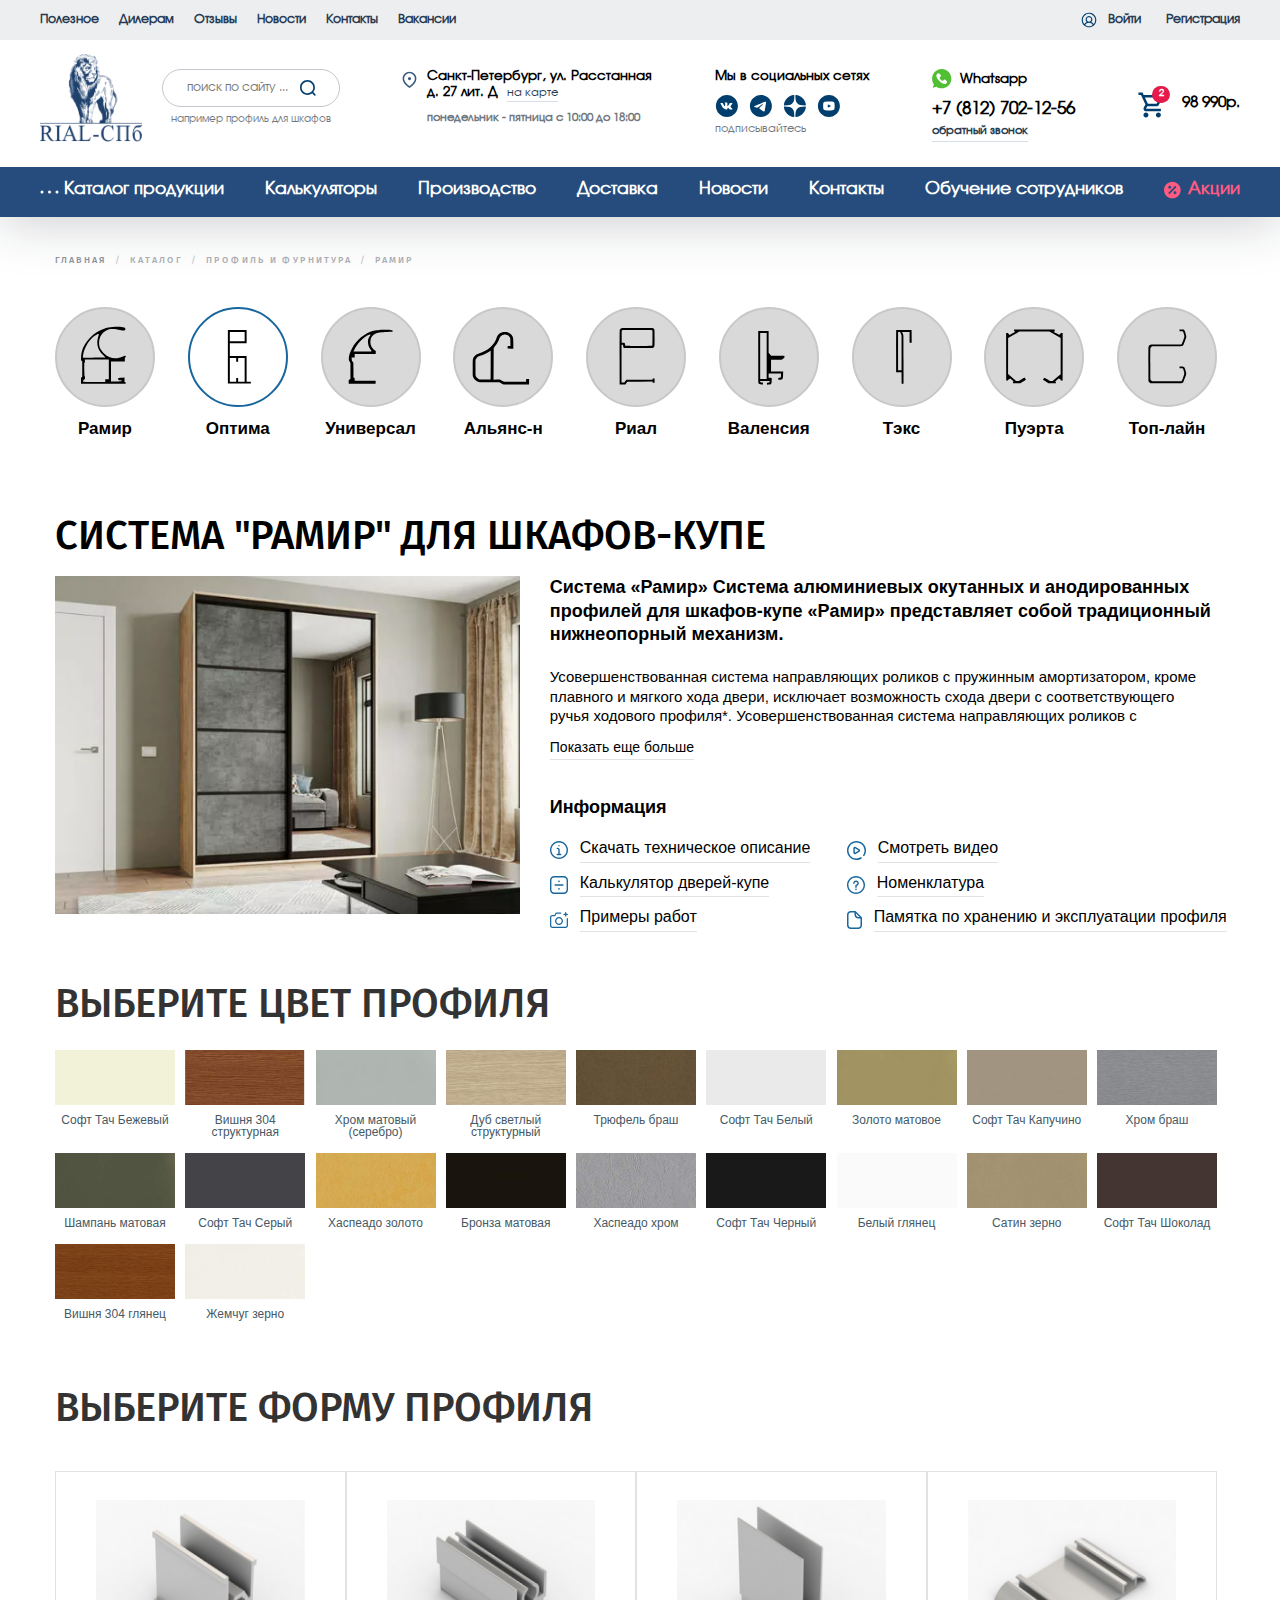
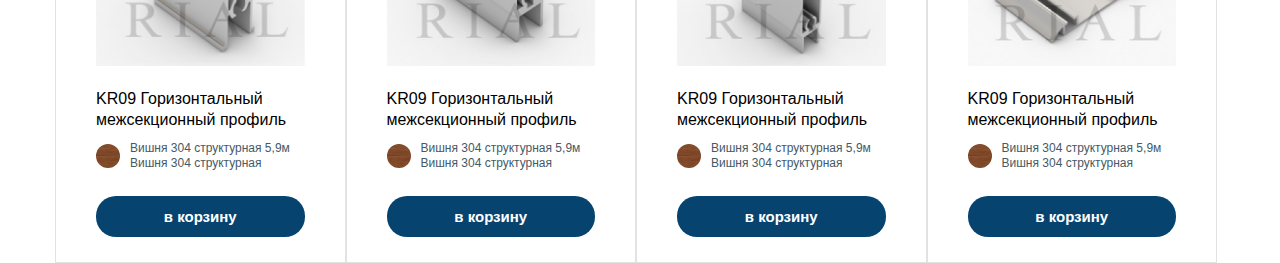
<file: catalog.html>
<!DOCTYPE html>
<html lang="en">
    <head>
        <meta charset="UTF-8" />
        <meta http-equiv="X-UA-Compatible" content="IE=edge" />
        <meta name="viewport" content="width=device-width, initial-scale=1.0" />
        <link rel="stylesheet" href="bootstrap.css" />
        <link rel="stylesheet" href="newstyle.css" />
        <link rel="stylesheet" href="main.css" />
        <link href="https://fonts.googleapis.com/css?family=Roboto&amp;subset=latin-ext" rel="stylesheet" />
        <link href="https://fonts.googleapis.com/css?family=PT+Sans" rel="stylesheet" />
        <title>Document</title>
    </head>
    <body>
        <header class="header">
            <nav class="header__top">
                <ul class="container">
                    <li>
                        <a href="#">Полезное</a>
                    </li>
                    <li>
                        <a href="#">Дилерам</a>
                    </li>
                    <li>
                        <a href="#">Отзывы</a>
                    </li>
                    <li>
                        <a href="#">Новости</a>
                    </li>
                    <li>
                        <a href="#">Контакты</a>
                    </li>
                    <li>
                        <a href="#">Вакансии</a>
                    </li>
                    <li>
                        <a href="#" style="display: flex; align-items: center;column-gap: 10px;">
                            <svg width="18" height="18" viewBox="0 0 18 18" fill="none" xmlns="http://www.w3.org/2000/svg">
                                <path d="M16.3125 9C16.3129 7.78361 16.0098 6.58634 15.4308 5.51661C14.8517 4.44689 14.015 3.53852 12.9963 2.87376C11.9776 2.209 10.8092 1.80886 9.59685 1.70958C8.38451 1.6103 7.16656 1.81501 6.0533 2.30518C4.94004 2.79534 3.96664 3.55548 3.22126 4.51674C2.47588 5.478 1.98207 6.61002 1.78455 7.81027C1.58703 9.01051 1.69204 10.2411 2.09008 11.3905C2.48811 12.5399 3.16659 13.5719 4.06406 14.393L4.15547 14.4773C5.49229 15.6597 7.21534 16.3123 9 16.3123C10.7847 16.3123 12.5077 15.6597 13.8445 14.4773L13.9359 14.393C14.6856 13.7089 15.2841 12.8759 15.6934 11.9473C16.1026 11.0187 16.3135 10.0148 16.3125 9ZM2.8125 9C2.81213 7.99787 3.05518 7.01064 3.52074 6.12321C3.9863 5.23578 4.66044 4.47471 5.48519 3.90544C6.30994 3.33618 7.26063 2.97576 8.25548 2.85518C9.25034 2.73459 10.2596 2.85745 11.1965 3.2132C12.1333 3.56894 12.9698 4.14692 13.6339 4.89742C14.298 5.64793 14.7698 6.54851 15.0089 7.52172C15.2479 8.49492 15.247 9.51163 15.0062 10.4844C14.7655 11.4572 14.292 12.3569 13.6266 13.1063C12.9994 12.1967 12.1158 11.4943 11.0883 11.0883C11.6394 10.6542 12.0416 10.0592 12.2388 9.38595C12.4361 8.71271 12.4187 7.99474 12.189 7.33187C11.9593 6.669 11.5287 6.09419 10.9572 5.68737C10.3856 5.28054 9.70154 5.06193 9 5.06193C8.29846 5.06193 7.61436 5.28054 7.04283 5.68737C6.47129 6.09419 6.04074 6.669 5.81104 7.33187C5.58134 7.99474 5.56391 8.71271 5.76118 9.38595C5.95844 10.0592 6.3606 10.6542 6.91172 11.0883C5.88418 11.4943 5.00062 12.1967 4.37344 13.1063C3.36612 11.9759 2.81043 10.5141 2.8125 9ZM6.75 8.4375C6.75 7.9925 6.88196 7.55748 7.12919 7.18747C7.37643 6.81746 7.72783 6.52907 8.13896 6.35878C8.5501 6.18848 9.0025 6.14392 9.43895 6.23074C9.87541 6.31755 10.2763 6.53185 10.591 6.84651C10.9057 7.16118 11.12 7.56209 11.2068 7.99855C11.2936 8.43501 11.249 8.88741 11.0787 9.29854C10.9084 9.70968 10.62 10.0611 10.25 10.3083C9.88002 10.5555 9.44501 10.6875 9 10.6875C8.40383 10.6856 7.83261 10.448 7.41106 10.0264C6.9895 9.60489 6.75186 9.03367 6.75 8.4375ZM5.21016 13.8867C5.61721 13.2509 6.17768 12.7277 6.83997 12.3654C7.50225 12.003 8.24506 11.8131 9 11.8131C9.75494 11.8131 10.4978 12.003 11.16 12.3654C11.8223 12.7277 12.3828 13.2509 12.7898 13.8867C11.7063 14.7294 10.3727 15.1869 9 15.1869C7.6273 15.1869 6.29375 14.7294 5.21016 13.8867Z" fill="#003E6E"/>
                            </svg>
                            Войти
                        </a>
                        <a href="#">Регистрация</a>
                    </li>
                </ul>
            </nav>
            <div class="header__center">
                <div class="container">
                    <div class="header__center-container">
                        <a href="/" class="logo">
                            <img src="./images/n_logo.png" alt="Лого">
                        </a>
                        <div>
                            <form>
                                <div class="form__search">
                                    <input type="text" placeholder="поиск по сайту ..." required>
                                    <div class="form__search-btn">
                                        <label>
                                            <svg width="16" height="16" viewBox="0 0 16 16" fill="none" xmlns="http://www.w3.org/2000/svg">
                                                <path d="M13.2803 12.1089L15.4138 14.2418C15.7375 14.5654 15.7376 15.0902 15.4139 15.4139C15.0902 15.7376 14.5654 15.7375 14.2418 15.4138L12.1089 13.2803C10.7891 14.3384 9.14736 14.9139 7.45573 14.9115C3.34017 14.9115 0 11.5713 0 7.45573C0 3.34017 3.34017 0 7.45573 0C11.5713 0 14.9115 3.34017 14.9115 7.45573C14.9139 9.14736 14.3384 10.7891 13.2803 12.1089ZM11.6185 11.4943C12.6699 10.4131 13.257 8.9638 13.2546 7.45573C13.2546 4.25142 10.6592 1.65683 7.45573 1.65683C4.25142 1.65683 1.65683 4.25142 1.65683 7.45573C1.65683 10.6592 4.25142 13.2546 7.45573 13.2546C8.9638 13.257 10.4131 12.6699 11.4943 11.6185L11.6185 11.4943Z" />
                                            </svg>
                                            <input type="submit" value="">
                                        </label>
                                    </div>                                
                                </div>
                                <p>например профиль для шкафов</p>
                            </form>
                            <p class="address">
                                <svg width="15" height="19" viewBox="0 0 15 19" fill="none" xmlns="http://www.w3.org/2000/svg">
                                    <path d="M7.5 0.833374C9.48912 0.833374 11.3968 1.62355 12.8033 3.03007C14.2098 4.4366 15 6.34425 15 8.33337C15 11.4384 12.6333 14.6917 8 18.1667C7.85575 18.2749 7.68031 18.3334 7.5 18.3334C7.31969 18.3334 7.14425 18.2749 7 18.1667C2.36667 14.6917 0 11.4384 0 8.33337C0 6.34425 0.790176 4.4366 2.1967 3.03007C3.60322 1.62355 5.51088 0.833374 7.5 0.833374ZM7.5 2.50004C5.9529 2.50004 4.46917 3.11462 3.37521 4.20858C2.28125 5.30255 1.66667 6.78628 1.66667 8.33337C1.66667 10.5917 3.43167 13.1967 7.04 16.0884L7.5 16.4517L7.96 16.0884C11.5683 13.1967 13.3333 10.5917 13.3333 8.33337C13.3333 6.78628 12.7188 5.30255 11.6248 4.20858C10.5308 3.11462 9.0471 2.50004 7.5 2.50004ZM7.5 6.66671C7.94203 6.66671 8.36595 6.8423 8.67851 7.15486C8.99107 7.46742 9.16667 7.89135 9.16667 8.33337C9.16667 8.7754 8.99107 9.19932 8.67851 9.51188C8.36595 9.82445 7.94203 10 7.5 10C7.05797 10 6.63405 9.82445 6.32149 9.51188C6.00893 9.19932 5.83333 8.7754 5.83333 8.33337C5.83333 7.89135 6.00893 7.46742 6.32149 7.15486C6.63405 6.8423 7.05797 6.66671 7.5 6.66671Z" fill="#3A597F"/>
                                </svg>
                                Санкт-Петербург, ул. Расстанная д. 27 лит. Д
                                <a href="#" class="map">на карте</a>
                                <span>понедельник - пятница с 10:00 до 18:00</span>
                            </p>
                            <div class="social">
                                <p>Мы в социальных сетях</p>
                                <div>
                                    <a href="#">
                                        <svg width="23" height="22" viewBox="0 0 23 22" fill="none" xmlns="http://www.w3.org/2000/svg">
                                            <path d="M11.9 0C5.82482 0 0.900024 4.92479 0.900024 11C0.900024 17.0752 5.82482 22 11.9 22C17.9752 22 22.9 17.0752 22.9 11C22.9 4.92479 17.9752 0 11.9 0ZM16.1304 12.4105C16.1304 12.4105 17.1033 13.3707 17.3427 13.8165C17.3496 13.8256 17.353 13.8348 17.3553 13.8394C17.4527 14.0032 17.4756 14.1304 17.4275 14.2255C17.3473 14.3836 17.0723 14.4616 16.9784 14.4684H15.2596C15.1404 14.4684 14.8906 14.4375 14.5881 14.229C14.3555 14.0662 14.1264 13.7993 13.9029 13.5392C13.5695 13.1519 13.2808 12.8173 12.9897 12.8173C12.9527 12.8172 12.916 12.823 12.8809 12.8345C12.6609 12.9055 12.379 13.2195 12.379 14.0559C12.379 14.3172 12.1727 14.4673 12.0272 14.4673H11.24C10.9719 14.4673 9.57513 14.3733 8.33763 13.0682C6.82284 11.4698 5.45929 8.26375 5.44784 8.23396C5.3619 8.02656 5.5395 7.91542 5.73315 7.91542H7.46909C7.70054 7.91542 7.77617 8.05635 7.82888 8.18125C7.89075 8.32677 8.11763 8.90542 8.49002 9.55625C9.09388 10.6173 9.46398 11.0481 9.76075 11.0481C9.8164 11.0475 9.87106 11.0333 9.92002 11.0069C10.3073 10.7915 10.2351 9.41073 10.2179 9.12427C10.2179 9.07042 10.2168 8.50667 10.0186 8.23625C9.87648 8.04031 9.63471 7.96583 9.48804 7.93833C9.54741 7.85642 9.62562 7.79 9.71607 7.74469C9.9819 7.61177 10.4609 7.59229 10.9364 7.59229H11.2011C11.7167 7.59917 11.8496 7.6324 12.0364 7.67937C12.4145 7.7699 12.4225 8.01396 12.3893 8.84927C12.379 9.08646 12.3687 9.35458 12.3687 9.67083C12.3687 9.73958 12.3652 9.81292 12.3652 9.89083C12.3538 10.3159 12.34 10.7983 12.6402 10.9966C12.6794 11.0211 12.7246 11.0342 12.7709 11.0344C12.8751 11.0344 13.1891 11.0344 14.0393 9.57573C14.3015 9.10623 14.5294 8.61836 14.7211 8.11594C14.7383 8.08615 14.7887 7.99448 14.8483 7.95896C14.8922 7.93654 14.941 7.92514 14.9903 7.92573H17.0311C17.2534 7.92573 17.4058 7.95896 17.4344 8.0449C17.4848 8.18125 17.4252 8.59719 16.4937 9.85875L16.0777 10.4076C15.2333 11.5145 15.2333 11.5706 16.1304 12.4105Z" />
                                        </svg>  
                                    </a>
                                    <a href="#">
                                        <svg width="23" height="22" viewBox="0 0 23 22" fill="none" xmlns="http://www.w3.org/2000/svg">
                                            <path d="M11.9 0C5.82802 0 0.900024 4.928 0.900024 11C0.900024 17.072 5.82802 22 11.9 22C17.972 22 22.9 17.072 22.9 11C22.9 4.928 17.972 0 11.9 0ZM17.004 7.48C16.839 9.218 16.124 13.442 15.761 15.389C15.607 16.214 15.299 16.489 15.013 16.522C14.375 16.577 13.891 16.104 13.275 15.697C12.307 15.059 11.757 14.663 10.822 14.047C9.73303 13.332 10.437 12.936 11.064 12.298C11.229 12.133 14.045 9.57 14.1 9.339C14.1077 9.30401 14.1066 9.26769 14.0971 9.23318C14.0875 9.19868 14.0696 9.16704 14.045 9.141C13.979 9.086 13.891 9.108 13.814 9.119C13.715 9.141 12.175 10.164 9.17202 12.188C8.73203 12.485 8.33602 12.639 7.98402 12.628C7.58802 12.617 6.84002 12.408 6.27902 12.221C5.58602 12.001 5.04702 11.88 5.09102 11.495C5.11302 11.297 5.38802 11.099 5.90502 10.89C9.11702 9.493 11.251 8.569 12.318 8.129C15.376 6.853 16.003 6.633 16.421 6.633C16.509 6.633 16.718 6.655 16.85 6.765C16.96 6.853 16.993 6.974 17.004 7.062C16.993 7.128 17.015 7.326 17.004 7.48Z" />
                                        </svg> 
                                    </a>
                                    <a href="#">
                                        <svg width="23" height="22" viewBox="0 0 23 22" fill="none" xmlns="http://www.w3.org/2000/svg">
                                            <path d="M22.4145 10.5128C22.4164 10.5128 22.4179 10.5128 22.4198 10.5128C22.5538 10.5128 22.6815 10.4566 22.7723 10.3582C22.8645 10.2583 22.9101 10.1243 22.8981 9.98884C22.416 4.68518 18.2172 0.484703 12.9133 0.00154773C12.7789 -0.00901829 12.6434 0.0346867 12.5435 0.127379C12.4437 0.219592 12.3879 0.349746 12.3894 0.485664C12.4729 7.53416 13.4027 10.4144 22.4145 10.5128ZM22.4145 11.4868C13.4027 11.5853 12.4734 14.4655 12.3899 21.514C12.3884 21.6499 12.4441 21.78 12.544 21.8722C12.6334 21.9544 12.7501 22 12.8701 22C12.8845 22 12.8994 21.9995 12.9138 21.9981C18.2176 21.5149 22.4164 17.3149 22.8981 12.0108C22.9101 11.8754 22.865 11.7414 22.7723 11.6415C22.6796 11.5416 22.5504 11.4921 22.4145 11.4868ZM10.8545 0.00394916C5.5675 0.501032 1.38216 4.70055 0.902393 9.9898C0.890387 10.1252 0.93553 10.2592 1.02822 10.3591C1.11898 10.4576 1.24721 10.5133 1.38072 10.5133C1.38264 10.5133 1.38456 10.5133 1.38648 10.5133C10.3685 10.41 11.2959 7.53128 11.3804 0.487585C11.3818 0.351667 11.3256 0.221033 11.2258 0.12882C11.1249 0.0366078 10.99 -0.00853796 10.8545 0.00394916ZM1.386 11.4863C1.23664 11.4695 1.11946 11.5406 1.02774 11.6405C0.93553 11.7404 0.889907 11.8744 0.901913 12.0098C1.38168 17.2991 5.5675 21.4986 10.8545 21.9957C10.8694 21.9971 10.8848 21.9976 10.8997 21.9976C11.0197 21.9976 11.1359 21.9525 11.2253 21.8703C11.3252 21.7781 11.3814 21.6475 11.3799 21.5116C11.2954 14.4684 10.3685 11.5896 1.386 11.4863Z" />
                                        </svg>
                                    </a>
                                    <a href="#">
                                        <svg width="23" height="22" viewBox="0 0 23 22" fill="none" xmlns="http://www.w3.org/2000/svg">
                                            <path d="M13.7368 10.8086L11.1633 9.60781C10.9387 9.50354 10.7542 9.62042 10.7542 9.86906V12.1309C10.7542 12.3796 10.9387 12.4965 11.1633 12.3922L13.7356 11.1914C13.9614 11.0859 13.9614 10.9141 13.7368 10.8086ZM11.9 0C5.82482 0 0.900024 4.92479 0.900024 11C0.900024 17.0752 5.82482 22 11.9 22C17.9752 22 22.9 17.0752 22.9 11C22.9 4.92479 17.9752 0 11.9 0ZM11.9 15.4687C6.2694 15.4687 6.17086 14.9611 6.17086 11C6.17086 7.03885 6.2694 6.53125 11.9 6.53125C17.5306 6.53125 17.6292 7.03885 17.6292 11C17.6292 14.9611 17.5306 15.4687 11.9 15.4687Z" />
                                        </svg>
                                    </a>
                                </div>
                                <p>подписывайтесь</p>
                            </div>
                            <div class="contact">
                                <p>
                                    <svg width="20" height="20" viewBox="0 0 20 20" fill="none" xmlns="http://www.w3.org/2000/svg">
                                        <path d="M9.73289 0.0700684C4.41239 0.0700684 0.103027 4.37943 0.103027 9.69993C0.103027 11.8185 0.777117 13.7685 1.9327 15.3575L0.608595 18.8483L4.43646 17.7409C5.95317 18.752 7.78284 19.3298 9.73289 19.3298C15.0534 19.3298 19.3627 15.0204 19.3627 9.69993C19.3627 4.37943 15.0534 0.0700684 9.73289 0.0700684ZM14.8608 13.6963L13.8256 14.7075C12.7422 15.7908 9.87733 14.6112 7.3495 12.0592C4.82166 9.5314 3.69015 6.66652 4.70128 5.60724L5.7365 4.57203C6.12169 4.18683 6.7717 4.18683 7.18097 4.57203L8.69768 6.08873C9.22732 6.61837 9.01065 7.53321 8.31248 7.74988C7.83099 7.9184 7.49394 8.44805 7.66247 8.92954C7.92729 10.061 9.39584 11.4574 10.4792 11.7222C10.9607 11.8426 11.5144 11.5537 11.6589 11.0722C11.8755 10.374 12.7904 10.1573 13.32 10.687L14.8367 12.2037C15.2219 12.613 15.2219 13.263 14.8608 13.6963Z" fill="#50BF34"/>
                                    </svg>
                                    Whatsapp
                                </p>
                                <a href="tel:+78127021256">+7 (812) 702-12-56</a>
                                <a href="#" class="call callback">обратный звонок</a>
                            </div>
                            <div class="cart">
                                <a href="#">
                                    <div>
                                        <svg width="26" height="27" viewBox="0 0 26 27" fill="none" xmlns="http://www.w3.org/2000/svg">
                                            <path d="M7.75 26.4167C7.03958 26.4167 6.43164 26.164 5.92617 25.6585C5.41983 25.1522 5.16667 24.5438 5.16667 23.8334C5.16667 23.123 5.41983 22.5146 5.92617 22.0082C6.43164 21.5028 7.03958 21.25 7.75 21.25C8.46042 21.25 9.06836 21.5028 9.57383 22.0082C10.0802 22.5146 10.3333 23.123 10.3333 23.8334C10.3333 24.5438 10.0802 25.1522 9.57383 25.6585C9.06836 26.164 8.46042 26.4167 7.75 26.4167ZM20.6667 26.4167C19.9562 26.4167 19.3483 26.164 18.8428 25.6585C18.3365 25.1522 18.0833 24.5438 18.0833 23.8334C18.0833 23.123 18.3365 22.5146 18.8428 22.0082C19.3483 21.5028 19.9562 21.25 20.6667 21.25C21.3771 21.25 21.9855 21.5028 22.4918 22.0082C22.9973 22.5146 23.25 23.123 23.25 23.8334C23.25 24.5438 22.9973 25.1522 22.4918 25.6585C21.9855 26.164 21.3771 26.4167 20.6667 26.4167ZM6.65208 5.75004L9.75208 12.2084H18.7937L22.3458 5.75004H6.65208ZM5.425 3.16671H24.4771C24.9722 3.16671 25.349 3.38715 25.6073 3.82804C25.8656 4.26979 25.8764 4.71671 25.6396 5.16879L21.0542 13.4355C20.8174 13.866 20.4996 14.1997 20.1009 14.4365C19.7031 14.6733 19.2674 14.7917 18.7937 14.7917H9.17083L7.75 17.375H23.25V19.9584H7.75C6.78125 19.9584 6.04931 19.533 5.55417 18.6822C5.05903 17.8323 5.0375 16.9875 5.48958 16.148L7.23333 12.9834L2.58333 3.16671H0V0.583374H4.19792L5.425 3.16671ZM9.75208 12.2084H18.7937H9.75208Z" />
                                        </svg>
                                        <p>2</p>
                                    </div>
                                    <p>98 990р.</p>
                                </a>                                
                            </div>
                        </div>
                    </div>
                </div>
            </div>
            <nav class="header__bottom">
                <ul class="container">
                    <li onclick="openMainMenu()">
                        <svg width="19" height="4" viewBox="0 0 19 4" fill="none" xmlns="http://www.w3.org/2000/svg">
                            <path d="M9.49064 2H9.50936M2 2H2.01873M16.9813 2H17" stroke="white" stroke-width="3" stroke-linecap="round" stroke-linejoin="round"/>
                        </svg>
                        Каталог продукции</li>
                    <li><a href="#">Калькуляторы</a></li>
                    <li><a href="#">Производство</a></li>
                    <li><a href="#">Доставка</a></li>
                    <li><a href="#">Новости</a></li>
                    <li><a href="#">Контакты</a></li>
                    <li><a href="#">Обучение сотрудников</a></li>
                    <li><a href="#">
                        <svg width="17" height="18" viewBox="0 0 17 18" fill="none" xmlns="http://www.w3.org/2000/svg">
                            <path d="M8.33333 0.666626C3.75 0.666626 0 4.41663 0 8.99996C0 13.5833 3.75 17.3333 8.33333 17.3333C12.9167 17.3333 16.6667 13.5833 16.6667 8.99996C16.6667 4.41663 12.9167 0.666626 8.33333 0.666626ZM5.69167 4.87496C6.50833 4.87496 7.16667 5.53329 7.16667 6.35829C7.16667 7.17496 6.50833 7.83329 5.69167 7.83329C4.86667 7.83329 4.20833 7.17496 4.20833 6.35829C4.20833 5.53329 4.86667 4.87496 5.69167 4.87496ZM11.0167 13.1666C10.2 13.1666 9.54167 12.5 9.54167 11.6833C9.54167 10.8666 10.2 10.2083 11.0167 10.2083C11.8333 10.2083 12.5 10.8666 12.5 11.6833C12.5 12.5 11.8333 13.1666 11.0167 13.1666ZM5.41667 13.1916L4.16667 11.9416L11.275 4.83329L12.525 6.08329L5.41667 13.1916Z" fill="#FF5A82"/>
                        </svg>    
                        Акции</a></li>
                </ul>
            </nav>
            <div class="menu__dropdown menu__dropdown-js">
                <div class="menu__dropdown-content-container">
                    <div class="container">
                        <nav>
                            <button onclick="openMenu(event, '1')" class="tablinks-js">
                                <svg width="26" height="26" viewBox="0 0 26 26" fill="none" xmlns="http://www.w3.org/2000/svg">
                                    <g clip-path="url(#clip0_5_3)">
                                    <path fill-rule="evenodd" clip-rule="evenodd" d="M13.492 2.60742L12.2199 3.04854L10.6887 3.9078L9.15712 4.76739L7.72331 6.25702L6.28915 7.74664L5.54528 9.14331L4.80106 10.54L4.48271 12.4138L4.16401 14.2879L4.50602 14.6154L4.84803 14.9429V17.6416V20.3403L4.47297 20.6995L4.0979 21.0587L4.21202 22.0155L4.32614 22.9724L12.977 23.0617L21.6279 23.1507L21.4143 22.6179L21.2006 22.0848V21.4458V20.8068H19.9829H18.7652V21.2822V21.7573L19.374 21.9099L19.9829 22.0622L17.9823 22.1008L15.9817 22.1395V18.4746V14.8096H18.5505H21.1196L21.3033 13.8934L21.487 12.9772L21.3861 12.8789L21.2852 12.7806L19.6656 13.1711L18.046 13.5616L16.6445 13.3816L15.2434 13.2017L14.1026 12.4531L12.9617 11.7044L12.2102 10.6543L11.4587 9.6041V7.92489V6.24569L12.2415 5.14721L13.0243 4.04907L14.2421 3.40837L15.4598 2.76767L17.5474 2.97191L19.635 3.17581L20.5048 3.24545L21.3746 3.31508V2.81532V2.31556L18.0693 2.24092L14.764 2.16663L13.492 2.60742ZM190.526 2.70437L190.294 2.92627V13.1994V23.4722H191.295H192.296L192.742 22.9581L193.187 22.4437L198.438 22.4933L203.689 22.5426L203.789 21.9246L203.889 21.3065L198.396 21.4065L192.903 21.5064L192.517 21.9895L192.131 22.4727H191.56H190.99V15.6426V8.81247H191.337H191.685V9.31223V9.812H197.357H203.028L203.445 9.41219L203.863 9.01238V6.27434V3.53631L203.652 3.00923L203.44 2.48214H197.099H190.757L190.526 2.70437ZM202.819 6.14707V9.14565H197.6H192.381V8.61457V8.08382L191.685 7.90957L190.99 7.73532V5.66397V3.59262L191.222 3.37072L191.453 3.14849H197.136H202.819V6.14707ZM55.9935 13.4769V23.4722H60.3714H64.7498L64.6064 23.0557L64.4631 22.6392L63.7077 22.5326L62.952 22.4263V17.7849V13.1437H59.8207H56.6893V10.8115V8.4793H59.8207H62.952V5.98048V3.48167H59.4727H55.9935V13.4769ZM106.195 3.96511L104.728 4.4039L103.185 5.27015L101.641 6.13641L100.23 7.67101L98.8196 9.20595L97.9511 10.8745L97.0827 12.5434L97.2929 16.9963L97.503 21.4488L97.0632 21.9566L96.6231 22.4643L96.8252 22.9681L97.027 23.4722H102.083H107.139V22.8058V22.1395H103.178H99.2176L99.0078 21.3898L98.798 20.6402L98.7935 18.0777L98.7886 15.5153L98.4407 15.3094L98.0927 15.1035V14.4568V13.8101H98.6146H99.1365V13.1437V12.4774H103.109H107.081L107.233 12.0609L107.385 11.6445L106.392 10.55L105.399 9.4555V7.95188V6.44859L106.297 5.65197L107.194 4.85568L108.123 4.68876L109.052 4.52184L111.404 4.30794L113.756 4.09438L113.558 3.78786L113.361 3.48167L110.511 3.50399L107.661 3.52631L106.195 3.96511ZM149.122 3.7039L148.89 3.92579V11.5335V19.1409H149.934H150.978V21.3065V23.4722H151.341H151.704L151.602 13.7948L151.5 4.11737L152.717 4.21599L153.935 4.31461L154.04 6.23036L154.144 8.14612H154.474H154.805V5.81389V3.48167H152.08H149.354L149.122 3.7039ZM238.656 13.2747V23.0677L239.206 23.2699L239.757 23.4722H240.076H240.395V22.9967V22.5216L239.786 22.369L239.178 22.2168L241.091 22.1888L243.005 22.1608L242.396 22.6033L241.787 23.0457V23.2589V23.4722H242.413H243.04L243.457 23.0724L243.875 22.6726V21.8749V21.0776L243.161 20.8987L242.446 20.7198L242.552 20.0138L242.657 19.3075L244.836 19.2082L247.015 19.1089L247.241 19.673L247.467 20.2367L246.888 20.6419L246.31 21.0467V21.2832V21.5194L247.093 21.4132L247.876 21.3065L247.983 19.8905L248.09 18.4746H245.808H243.527V16.3089V14.1433H245.463H247.399L248.073 13.7984L248.746 13.4536V13.1321V12.8106H246.19H243.635L243.059 12.2012L242.483 11.5922V7.53674V3.48167H240.569H238.656V13.2747ZM280.52 3.95045L280.708 4.41889L279.688 4.8237L278.667 5.22851L278.2 4.85768L277.734 4.48686L277.505 4.70609L277.276 4.92532V13.5326V22.1395H277.777H278.278L278.489 21.813L278.7 21.4868L279.379 21.8933L280.059 22.2997V22.7195V23.139H281.484H282.909L283.92 22.5673L284.93 21.9959V21.754V21.5124L284.625 21.3315L284.319 21.1509L282.931 21.8793L281.542 22.6076L279.757 21.1763L277.972 19.7453V13.5905V7.43612L278.311 6.82775L278.651 6.21937L280.568 5.18353L282.484 4.14802L288.317 4.16101L294.15 4.17401L296.064 5.26715L297.977 6.35997L298.071 13.2047L298.165 20.0495L296.54 21.3245L294.915 22.5999L293.533 21.8753L292.152 21.1509L291.846 21.3315L291.541 21.5124V21.754V21.9959L292.551 22.5673L293.562 23.139H294.987H296.412V22.7195V22.2997L297.092 21.8933L297.771 21.4868L297.982 21.813L298.192 22.1395H298.694H299.195V13.5326V4.92532L298.966 4.70609L298.737 4.48686L298.271 4.85768L297.804 5.22851L296.783 4.8237L295.763 4.41889L295.95 3.95045L296.138 3.48167H288.235H280.333L280.52 3.95045ZM384.438 3.81484V4.14802H385.127H385.816L386.05 5.04293L386.285 5.93784L385.796 7.29186L385.307 8.64588L379.118 8.81247L372.929 8.97906L372.6 9.47882L372.271 9.97859L372.265 16.159L372.26 22.3394L372.678 22.7392L373.095 23.139H379.415H385.735L386.304 21.712L386.873 20.2847V19.568V18.851L386.534 17.9964L386.195 17.1419H385.316H384.438V17.475V17.8082H385.127H385.816L386.05 18.7031L386.285 19.598L385.796 20.952L385.307 22.3061H379.393H373.478L373.383 16.1666L373.288 10.0276L373.731 9.75836L374.174 9.48915L379.964 9.48382L385.754 9.47882L386.313 8.13946L386.873 6.80009V5.78524V4.77072L386.513 4.12603L386.153 3.48167H385.295H384.438V3.81484ZM333.092 4.28695L332.022 4.73341L331.123 6.55121L330.224 8.36902L328.611 9.72904L326.998 11.0887L325.217 11.6998L323.436 12.3108L322.781 13.3103L322.126 14.3099L322.229 17.5876L322.332 20.8654L323.309 21.669L324.285 22.4727L328.354 22.4843L332.422 22.4963L333.292 22.9724L334.162 23.4485L338.946 23.4605L343.73 23.4722V22.3061V21.14H343.208H342.686V21.8063V22.4727L338.598 22.461L334.51 22.449L333.64 21.9729L332.77 21.4968L331.465 21.4848L330.161 21.4731V15.7868V10.1009L330.996 9.04003L331.832 7.97953L332.359 6.75678L332.885 5.53436L333.588 5.1742L334.29 4.81437L335.162 5.13155L336.033 5.44873L336.402 6.10909L336.771 6.76977V7.95754V9.14565H336.086H335.402L335.602 9.64541L335.802 10.1452H336.809H337.815V8.33437V6.52356L337.482 5.68496L337.149 4.84635L336.108 4.3306L335.066 3.81484L334.614 3.82784L334.162 3.84083L333.092 4.28695ZM62.1873 6.06378L62.2927 7.81295H59.4908H56.6893V5.96649V4.12003L59.3858 4.21732L62.0822 4.31461L62.1873 6.06378ZM150.978 11.8747V18.4746H150.282H149.586V11.5335V4.59214L149.838 4.35159L150.089 4.1107L150.534 4.69276L150.978 5.27482V11.8747ZM241.787 12.8106V21.4731H240.569H239.352V12.8106V4.14802H240.569H241.787V12.8106ZM10.8581 6.78377L10.6717 8.75317L10.8825 9.55678L11.093 10.3604L12.3354 11.9187L13.5782 13.4769H9.3871H5.19596L5.19631 12.5607L5.19666 11.6445L6.22096 9.64541L7.24526 7.64636L7.87327 6.97701L8.50128 6.30799L9.50505 5.56101L10.5088 4.81437H10.7767H11.0446L10.8581 6.78377ZM104.858 6.06378L104.591 6.64683L104.438 7.88524L104.284 9.12366L105.044 10.3008L105.804 11.4779H102.274H98.7441L99.5492 10.1035L100.354 8.72918L102.209 7.10495L104.064 5.48072H104.595H105.126L104.858 6.06378ZM329.117 16.3089V21.4731H326.97H324.822L324.186 20.9217L323.55 20.3703V17.1309V13.8917L324.074 13.4753L324.598 13.0588L326.597 12.1272L328.595 11.1957L328.856 11.1704L329.117 11.1447V16.3089ZM59.0622 14.7263L59.1732 15.476H59.4971H59.8207V14.622V13.7678L60.9514 13.8724L62.0822 13.9767L62.1796 18.2247L62.277 22.4727H61.0488H59.8207V21.8063V21.14H59.4727H59.1248V21.8063V22.4727H57.9071H56.6893V18.1204V13.7678L57.8201 13.8724L58.9508 13.9767L59.0622 14.7263ZM14.9379 17.8082V21.4731H14.2421H13.5462V21.9729V22.4727H9.3711H5.19596V22.1591V21.8456L5.51675 21.6557L5.83754 21.4658L5.64374 19.0126L5.44995 16.5591L5.68654 15.3514L5.92348 14.1433H10.4305H14.9379V17.8082Z" fill="black" stroke="black" stroke-width="0.1"/>
                                    </g>
                                    <defs>
                                    <clipPath id="clip0_5_3">
                                    <rect width="26" height="26" rx="13" fill="white"/>
                                    </clipPath>
                                    </defs>
                                </svg>
                                Профиль для шкафов купе и фурнитура
                            </button>
                            <button onclick="openMenu(event, '2')" class="tablinks-js">
                                <svg width="19" height="22" viewBox="0 0 19 22" fill="none" xmlns="http://www.w3.org/2000/svg">
                                    <path d="M3.125 1C2.56141 1 2.02091 1.22388 1.6224 1.6224C1.22388 2.02091 1 2.56141 1 3.125V19.0625C1 20.2419 1.94562 21.1875 3.125 21.1875H5.25H13.75H15.875C17.0544 21.1875 18 20.2419 18 19.0625V3.125C18 2.56141 17.7761 2.02091 17.3776 1.6224C16.9791 1.22388 16.4386 1 15.875 1H3.125ZM3.125 3.125H8.4375V19.0625H3.125V3.125ZM10.5625 3.125H15.875V19.0625H10.5625V3.125ZM5.25 9.5V12.6875H7.375V9.5H5.25ZM11.625 9.5V12.6875H13.75V9.5H11.625Z" fill="black" stroke="white"/>
                                </svg>
                                Мебельные фасады
                            </button>
                            <button onclick="openMenu(event, '3')" class="tablinks-js">
                                <svg width="22" height="21" viewBox="0 0 22 21" fill="none" xmlns="http://www.w3.org/2000/svg">
                                    <path d="M20.904 20.3192V10.006C20.904 9.75994 20.7027 9.58093 20.4789 9.58093H1.32909C1.08299 9.58093 0.903992 9.78224 0.903992 10.006V20.3416C0.903992 20.5876 1.1053 20.7666 1.32909 20.7666H20.4565C20.7026 20.7665 20.904 20.5653 20.904 20.3192ZM8.37608 16.8741V10.4312H13.7676V18.7309H8.37608V16.8741ZM1.77655 10.4312H7.5036V11.8406H1.77655V10.4312ZM1.77655 12.7131H7.5036V14.1225L1.77655 14.1223V12.7131ZM1.77655 14.9948H7.5036V16.4043H1.77655V14.9948ZM1.77655 17.2767H7.5036V18.7309H1.77655V17.2767ZM20.0315 19.8942H1.77655V19.6033H20.0539V19.8942H20.0315ZM20.0315 18.731H14.64V10.4312H20.0315V18.731Z" fill="black" stroke="white" stroke-width="0.2"/>
                                    <path d="M20.479 0.587891H1.32915C1.08305 0.587891 0.904053 0.789196 0.904053 1.01298V4.88317C0.904053 5.12927 1.10536 5.30827 1.32915 5.30827H20.4566C20.7027 5.30827 20.8817 5.10696 20.8817 4.88317V1.03532C20.904 0.789224 20.7027 0.587931 20.4789 0.587931L20.479 0.587891ZM13.7676 4.45808H1.77657V1.46037H13.7899V4.45808H13.7676ZM20.0315 4.45808H14.6401V1.46037H20.0315V4.45808Z" fill="black" stroke="white" stroke-width="0.2"/>
                                    <path d="M15.0651 12.0197H15.9375V14.033H15.0651V12.0197Z" fill="black" stroke="white" stroke-width="0.2"/>
                                    <path d="M12.47 12.0197H13.3425V14.033H12.47V12.0197Z" fill="black" stroke="white" stroke-width="0.2"/>
                                </svg>                            
                                Кухонные фартуки (скинали)
                            </button>
                            <button onclick="openMenu(event, '4')" class="tablinks-js">
                                <svg width="25" height="24" viewBox="0 0 25 24" fill="none" xmlns="http://www.w3.org/2000/svg">
                                    <rect y="0.827637" width="25" height="0.931034" fill="black"/>
                                    <rect y="22.2415" width="25" height="0.931034" fill="black"/>
                                    <mask id="path-3-inside-1_8_4" fill="white">
                                    <rect x="3.72412" y="3.62085" width="8.37931" height="16.7586" rx="1"/>
                                    </mask>
                                    <rect x="3.72412" y="3.62085" width="8.37931" height="16.7586" rx="1" stroke="black" stroke-width="2.4" mask="url(#path-3-inside-1_8_4)"/>
                                    <mask id="path-4-inside-2_8_4" fill="white">
                                    <rect x="13.9656" y="3.62085" width="8.37931" height="16.7586" rx="1"/>
                                    </mask>
                                    <rect x="13.9656" y="3.62085" width="8.37931" height="16.7586" rx="1" stroke="black" stroke-width="2.4" mask="url(#path-4-inside-2_8_4)"/>
                                </svg>                            
                                Двери-купе
                            </button>
                            <button onclick="openMenu(event, '5')" class="tablinks-js">
                                <svg width="20" height="25" viewBox="0 0 20 25" fill="none" xmlns="http://www.w3.org/2000/svg">
                                    <path d="M18.8 18.0968V16.7941L19.1794 15.6557C19.193 15.615 19.2 15.5723 19.2 15.5293V11.5293C19.2 11.3084 19.0208 11.1293 18.8 11.1293H16.8C16.5791 11.1293 16.4 11.3084 16.4 11.5293V15.5293C16.4 15.5723 16.4069 15.615 16.4205 15.6557L16.8 16.7941V17.9293H14.9986C14.8641 17.2207 14.6637 16.5261 14.4 15.8548V7.52933C14.4 3.55914 11.1702 0.329346 7.19998 0.329346C3.2298 0.329346 0 3.55914 0 7.52933V10.3293C0 10.5502 0.179108 10.7293 0.399999 10.7293H2.79999C3.02088 10.7293 3.19999 10.5502 3.19999 10.3293V7.52933C3.19999 6.10021 3.96232 4.77971 5.19999 4.06525C6.43765 3.35078 7.96231 3.35078 9.19998 4.06525C10.4376 4.77971 11.2 6.10026 11.2 7.52933V15.8548C10.9362 16.5261 10.7359 17.2207 10.6014 17.9293H8.79998V16.7941L9.17945 15.6557C9.19302 15.615 9.19998 15.5723 9.19998 15.5293V11.5293C9.19998 11.3084 9.02087 11.1293 8.79998 11.1293H6.79999C6.5791 11.1293 6.39999 11.3084 6.39999 11.5293V15.5293C6.39999 15.5723 6.40695 15.615 6.42052 15.6557L6.79999 16.7941V18.0968C6.23409 18.3437 5.81412 18.838 5.6618 19.4362C5.50948 20.0344 5.64215 20.6696 6.02108 21.157C6.39983 21.6443 6.98268 21.9294 7.6 21.9293H10.4V23.9293C10.4 24.1502 10.5791 24.3293 10.8 24.3293H14.8C15.0209 24.3293 15.2 24.1502 15.2 23.9293V21.9293H18C18.6173 21.9295 19.2002 21.6443 19.5789 21.157C19.9578 20.6696 20.0905 20.0344 19.9382 19.4362C19.7859 18.838 19.3658 18.3438 18.8 18.0968H18.8ZM7.19998 2.72948C5.9273 2.73091 4.70732 3.23713 3.80749 4.13697C2.90765 5.03681 2.40141 6.25678 2.39999 7.52947V9.92946H0.799996V7.52947C0.799996 5.24303 2.01983 3.13021 3.99999 1.98708C5.98015 0.843676 8.41982 0.843676 10.4 1.98708C12.3801 3.1303 13.6 5.24316 13.6 7.52947V15.5295H12V7.52947C11.9985 6.25678 11.4923 5.03681 10.5925 4.13697C9.69264 3.23713 8.47267 2.73089 7.19998 2.72948ZM7.57945 16.6028L7.19998 15.4644V11.9293H8.39998V15.4644L8.02052 16.6028C8.00694 16.6435 7.99998 16.6862 7.99998 16.7292V17.9292H7.59998V16.7292C7.59998 16.6862 7.59302 16.6435 7.57944 16.6028H7.57945ZM6.39997 19.9293C6.40033 19.611 6.52694 19.306 6.75176 19.081C6.97676 18.8562 7.28177 18.7296 7.59999 18.7292H7.99999V21.1292H7.59999C7.28177 21.1289 6.97676 21.0023 6.75176 20.7775C6.52694 20.5525 6.40033 20.2474 6.39997 19.9292V19.9293ZM8.79997 21.1293V18.7293H10.4789C10.4264 19.1787 10.4 19.6309 10.4 20.0834V21.1293H8.79997ZM14.4 23.5292H11.2V20.0834C11.1989 18.8018 11.4273 17.5303 11.8742 16.3293H13.7257C14.1726 17.5303 14.401 18.8018 14.4 20.0834V23.5292ZM17.2 11.9293H18.4V15.4644L18.0205 16.6028C18.0069 16.6435 17.9999 16.6862 17.9999 16.7292V17.9292H17.5999V16.7292C17.5999 16.6862 17.593 16.6435 17.5794 16.6028L17.1999 15.4644L17.2 11.9293ZM15.121 18.7293H16.8V21.1293H15.2V20.0834C15.2 19.6309 15.1735 19.1787 15.121 18.7293H15.121ZM18 21.1293H17.6V18.7293H18C18.4287 18.7293 18.8248 18.958 19.0392 19.3293C19.2535 19.7005 19.2535 20.158 19.0392 20.5293C18.8248 20.9005 18.4287 21.1293 18 21.1293Z" fill="black"/>
                                </svg>                            
                                Кухонные мойки,смесители и аксессуары
                            </button>
                            <button onclick="openMenu(event, '6')" class="tablinks-js">
                                <svg width="20" height="20" viewBox="0 0 20 20" fill="none" xmlns="http://www.w3.org/2000/svg">
                                    <path d="M7.09674 6.76343H19V18.6667H7.09674V6.76343Z" stroke="black" stroke-miterlimit="10"/>
                                    <path d="M7.09677 6.7634H12.9032V0.666626H1V12.5699H7.09677V6.7634Z" stroke="black" stroke-miterlimit="10"/>
                                </svg>                            
                                МДФ панели
                            </button>
                            <button onclick="openMenu(event, '7')" class="tablinks-js">
                                <svg width="20" height="20" viewBox="0 0 20 20" fill="none" xmlns="http://www.w3.org/2000/svg">
                                    <path d="M15.9743 17.2095C15.6892 17.2095 15.4259 17.1016 15.223 16.8986L11.4015 13.0771C11.3151 12.9907 11.3151 12.8568 11.4015 12.7705L12.5934 11.5786C12.6797 11.4923 12.8136 11.4923 12.9 11.5786L16.7214 15.4001C16.92 15.5987 17.0324 15.8665 17.0324 16.1514C17.0324 16.4365 16.9245 16.6998 16.7214 16.9027C16.5227 17.0972 16.2594 17.2095 15.9743 17.2095L15.9743 17.2095ZM11.8592 12.9258L15.5298 16.5964C15.6463 16.7129 15.8062 16.7777 15.9745 16.7777C16.1428 16.7777 16.3026 16.7129 16.4192 16.5964C16.5358 16.4798 16.6006 16.32 16.6006 16.1516C16.6006 15.9833 16.5358 15.8235 16.4192 15.7069L12.7487 12.0364L11.8592 12.9258Z" fill="black" stroke="black" stroke-width="0.4"/>
                                    <path d="M9.54618 12.6947C9.49007 12.6947 9.43395 12.6731 9.39505 12.6299L8.12119 11.356C8.08229 11.3171 8.0564 11.261 8.0564 11.2049C8.0564 11.1488 8.07795 11.0927 8.12119 11.0538L8.43192 8.7131L10.7726 8.35031C10.8115 8.31141 10.8676 8.28552 10.9237 8.28552C10.9798 8.28552 11.036 8.30707 11.0749 8.35031L12.3487 9.62417C12.4351 9.71052 12.4351 9.84444 12.3487 9.93078L12.55 9.91166L12.956 11.6821C12.9732 11.7556 12.9516 11.8289 12.8998 11.8851L11.708 13.0769C11.6562 13.1287 11.5784 13.1504 11.5051 13.133L9.73459 12.7271L9.70166 12.6299C9.65828 12.6731 9.60217 12.6948 9.54605 12.6948L9.54618 12.6947ZM8.57459 11.2049L9.54184 12.1721L9.50999 12.3341C9.56177 12.2823 9.63957 12.2607 9.7129 12.278L11.4834 12.684L12.5067 11.6606L12.1008 9.89011C12.0836 9.81665 12.1051 9.74332 12.1569 9.6872L11.8908 9.7711L10.9237 8.80357L8.73419 9.01529L8.57459 11.2049Z" fill="black" stroke="black" stroke-width="0.4"/>
                                    <path d="M19.4071 19.2994H0.838973C0.718065 19.2994 0.623047 19.2044 0.623047 19.0835V0.515364C0.623047 0.394457 0.718065 0.299438 0.838973 0.299438H19.4071C19.528 0.299438 19.623 0.394457 19.623 0.515364V19.0835C19.623 19.2044 19.528 19.2994 19.4071 19.2994ZM1.0548 18.8676H19.1913L19.1912 0.731463H1.05502L1.0548 18.8676Z" fill="black" stroke="black" stroke-width="0.4"/>
                                    <path d="M15.3396 7.19547C15.2446 7.19547 15.1626 7.13501 15.1324 7.04433L14.5839 5.25227L12.7919 4.70384C12.7012 4.67795 12.6407 4.5916 12.6407 4.49659C12.6407 4.40157 12.7012 4.31956 12.7919 4.28934L14.5839 3.74091L15.1324 1.95308C15.1583 1.86239 15.2446 1.80194 15.3396 1.80194C15.4346 1.80194 15.5167 1.86239 15.5469 1.95308L16.0953 3.74514L17.8874 4.29357C17.9781 4.31946 18.0385 4.4058 18.0385 4.50082C18.0385 4.59584 17.9781 4.67784 17.8874 4.70807L16.0953 5.2565L15.5469 7.04856C15.5167 7.13504 15.4346 7.1955 15.3396 7.1955V7.19547ZM13.5908 4.49663L14.8173 4.87236C14.8864 4.89391 14.9382 4.94582 14.9597 5.01482L15.3354 6.24124L15.7112 5.01482C15.7327 4.94569 15.7846 4.89391 15.8536 4.87236L17.0801 4.49663L15.8536 4.1209C15.7845 4.09935 15.7327 4.04743 15.7112 3.97844L15.3354 2.75201L14.9597 3.97844C14.9382 4.04757 14.8863 4.09935 14.8173 4.1209L13.5908 4.49663Z" fill="black" stroke="black" stroke-width="0.4"/>
                                    <path d="M3.66322 6.17189C3.6071 6.17189 3.55099 6.15034 3.51208 6.1071C3.42574 6.02075 3.42574 5.88683 3.51208 5.80049L6.36641 2.94617C6.45275 2.85982 6.58667 2.85982 6.67301 2.94617C6.75936 3.03251 6.75936 3.16643 6.67301 3.25277L3.81869 6.1071C3.77111 6.15034 3.71499 6.17189 3.66321 6.17189H3.66322Z" fill="black" stroke="black" stroke-width="0.4"/>
                                    <path d="M4.26765 8.39155C4.21153 8.39155 4.15542 8.37 4.11652 8.32676C4.03017 8.24042 4.03017 8.1065 4.11652 8.02016L6.97084 5.16583C7.05719 5.07949 7.19111 5.07949 7.27745 5.16583C7.36379 5.25217 7.36379 5.38609 7.27745 5.47243L4.42312 8.32676C4.37988 8.37 4.32376 8.39155 4.26765 8.39155H4.26765Z" fill="black" stroke="black" stroke-width="0.4"/>
                                </svg>
                                Обработка стекла и зеркал
                            </button>
                        </nav>
                        <div class="menu__dropdown-content">
                            <ul id="1" class="tabcontent-js">
                                <li><a href="#">Рамир</a></li> 
                                <li><a href="#">Оптима</a></li>
                                <li><a href="#">Универсал</a></li>
                                <li><a href="#">Тэкс</a></li>
                                <li><a href="#">Риал</a></li>
                                <li><a href="#">Валенсия</a></li>
                                <li><a href="#">Пуэрта</a></li>
                                <li><a href="#">Альянс-Н</a></li>
                                <li><a href="#">Топ-лайн</a></li>
                                <li><a href="#">Крепежные уголки Grandis</a></li>
                                <li><a href="#">Пороки и допуски на профиле</a></li>
                                <li><a href="#">Образцы продукции RIAL.PRO</a></li>
                            </ul>
                            <ul id="2" class="tabcontent-js" style="display: none;">
                                <li>
                                    <a href="#">Калькулятор мебельных фасадов</a></li> 
                                <li>
                                    <a href="#">Рамочный ал.профиль для мебельных фасадов</a></li>
                                <li>
                                    <a href="#">Комплектующие для рамочных ал.профилей</a></li>
                            </ul>
                            <ul id="3" class="tabcontent-js" style="display: none;">
                                <li>
                                    <a href="#">Калькулятор мебельных фасадов</a></li> 
                                <li>
                                    <a href="#">Рамочный ал.профиль для мебельных фасадов</a></li>
                                <li>
                                    <a href="#">Комплектующие для рамочных ал.профилей</a></li>
                            </ul>
                            <ul id="4" class="tabcontent-js" style="display: none;">
                                <li>
                                    <a href="#">Калькулятор мебельных фасадов</a></li> 
                                <li>
                                    <a href="#">Рамочный ал.профиль для мебельных фасадов</a></li>
                                <li>
                                    <a href="#">Комплектующие для рамочных ал.профилей</a></li>
                            </ul>
                            <ul id="5" class="tabcontent-js" style="display: none;">
                                <li>
                                    <a href="#">Калькулятор мебельных фасадов</a></li> 
                                <li>
                                    <a href="#">Рамочный ал.профиль для мебельных фасадов</a></li>
                                <li>
                                    <a href="#">Комплектующие для рамочных ал.профилей</a></li>
                            </ul>
                            <ul id="6" class="tabcontent-js" style="display: none;">
                                <li>
                                    <a href="#">Калькулятор мебельных фасадов</a></li> 
                                <li>
                                    <a href="#">Рамочный ал.профиль для мебельных фасадов</a></li>
                                <li>
                                    <a href="#">Комплектующие для рамочных ал.профилей</a></li>
                            </ul>
                            <ul id="7" class="tabcontent-js" style="display: none;">
                                <li>
                                    <a href="#">Калькулятор мебельных фасадов</a></li> 
                                <li>
                                    <a href="#">Рамочный ал.профиль для мебельных фасадов</a></li>
                                <li>
                                    <a href="#">Комплектующие для рамочных ал.профилей</a></li>
                            </ul>
                            <div>
                                <p>Нет времени разбираться? Позвоните или напишите нам</p>
                                <div class="contact">
                                    <p>
                                        <svg width="20" height="20" viewBox="0 0 20 20" fill="none" xmlns="http://www.w3.org/2000/svg">
                                            <path d="M9.73289 0.0700684C4.41239 0.0700684 0.103027 4.37943 0.103027 9.69993C0.103027 11.8185 0.777117 13.7685 1.9327 15.3575L0.608595 18.8483L4.43646 17.7409C5.95317 18.752 7.78284 19.3298 9.73289 19.3298C15.0534 19.3298 19.3627 15.0204 19.3627 9.69993C19.3627 4.37943 15.0534 0.0700684 9.73289 0.0700684ZM14.8608 13.6963L13.8256 14.7075C12.7422 15.7908 9.87733 14.6112 7.3495 12.0592C4.82166 9.5314 3.69015 6.66652 4.70128 5.60724L5.7365 4.57203C6.12169 4.18683 6.7717 4.18683 7.18097 4.57203L8.69768 6.08873C9.22732 6.61837 9.01065 7.53321 8.31248 7.74988C7.83099 7.9184 7.49394 8.44805 7.66247 8.92954C7.92729 10.061 9.39584 11.4574 10.4792 11.7222C10.9607 11.8426 11.5144 11.5537 11.6589 11.0722C11.8755 10.374 12.7904 10.1573 13.32 10.687L14.8367 12.2037C15.2219 12.613 15.2219 13.263 14.8608 13.6963Z" fill="#50BF34"/>
                                        </svg>
                                        Whatsapp
                                    </p>
                                    <a href="tel:+78127021256">+7 (812) 702-12-56</a>
                                    <a href="#" class="call callback">обратный звонок</a>
                                </div>
                            </div>
                        </div>
                    </div>
                </div>
            </div>
        </header>
        <script>
            const openMainMenu = () => {
                const dropdownMenu = document.querySelector('.menu__dropdown-js');
                const body = document.querySelector('body');
                dropdownMenu.classList.toggle('_active');
                body.classList.toggle('_fixed');
            }
            function openMenu(evt, menu) {
                var i, tabcontent, tablinks;
                tabcontent = document.getElementsByClassName("tabcontent-js");
                for (i = 0; i < tabcontent.length; i++) {
                    tabcontent[i].style.display = "none";
                }

                tablinks = document.getElementsByClassName("tablinks");
                for (i = 0; i < tablinks.length; i++) {
                    tablinks[i].className = tablinks[i].className.replace(" active", "");
                }

                document.getElementById(menu).style.display = "block";
                evt.currentTarget.className += " active";
            }
        </script>
        <section class="inner">
            <div class="container">
                <div class="row">
                    <div class="col-xs-12 col-sm-10">
                        <div class="bread text-uppercase">
                            <a class="B_homeCrumb" itemprop="url" rel="Главная" href="https://www.rialpro-spb.ru/">Главная</a>
                            / <a class="B_crumb" itemprop="url" rel="Каталог" href="katalog.html">Каталог</a> /
                            <a class="B_crumb" itemprop="url" rel="Профиль и фурнитура" href="katalog/sistemyi-dlya-shkafov-kupe.html">Профиль и фурнитура</a> /
                            <a class="B_currentCrumb" itemprop="url" rel="Рамир" href="katalog/ramir.html">Рамир</a>
                        </div>
                    </div>
                    <div class="col-xs-12 col-sm-10">
                        <a href="#" class="comeback text-uppercase">Вернуться назад</a>
                    </div>
                    <div class="cat__list col-xs-12 col-sm-10">
                        <a href="#" class="cat__item">
                            <div class="cat__icon">
                                <svg version="1.0" xmlns="http://www.w3.org/2000/svg" width="494.000000pt" height="493.000000pt" viewBox="0 0 494.000000 493.000000" preserveAspectRatio="xMidYMid meet">
                                    <g transform="translate(0.000000,493.000000) scale(0.100000,-0.100000)" fill="#000000" stroke="none">
                                        <path
                                            d="M2934 4419 c-201 -12 -329 -33 -463 -78 -402 -135 -703 -321 -977
                                -603 -233 -241 -421 -533 -507 -789 -52 -154 -87 -388 -87 -586 l0 -93 40 -26
                                40 -27 0 -503 0 -504 -40 -26 -40 -27 0 -198 0 -199 1435 0 1435 0 6 26 c11
                                42 -7 77 -44 88 l-32 9 0 139 0 140 -178 -4 c-214 -4 -232 -10 -232 -83 0 -64
                                35 -85 144 -85 l79 0 -7 -31 c-3 -17 -6 -35 -6 -40 0 -5 -150 -9 -335 -9
                                l-335 0 0 645 0 645 445 0 445 0 0 116 0 115 29 25 c39 32 47 59 27 89 -25 38
                                -66 32 -181 -25 -424 -209 -896 -131 -1231 204 -137 138 -239 297 -275 431
                                -26 95 -32 321 -11 420 68 316 209 502 487 639 132 66 195 80 355 79 152 0
                                312 -23 564 -79 99 -22 172 -33 191 -30 66 13 103 92 71 153 -27 53 -89 75
                                -240 84 -160 10 -383 9 -572 -2z m-886 -474 c2 -12 -13 -70 -32 -130 -120
                                -384 -76 -722 132 -1001 32 -44 119 -142 193 -219 l134 -140 -95 -6 c-52 -4
                                -380 -7 -727 -8 -520 -1 -633 1 -633 12 0 31 31 238 46 307 28 131 142 401
                                229 545 172 284 450 557 655 642 64 27 94 26 98 -2z m642 -2260 l0 -635 -115
                                0 -115 0 0 -85 0 -85 -703 0 c-533 0 -706 3 -715 12 -36 36 5 120 84 168 l34
                                22 0 79 c0 70 -2 79 -18 79 -18 0 -19 16 -25 227 -4 124 -7 322 -7 439 l0 213
                                23 3 c21 3 22 6 19 101 l-4 97 771 0 771 0 0 -635z"
                                        />
                                    </g>
                                </svg>
                            </div>
                            <p class="cat__item-title">Рамир</p>
                        </a>
                        <a href="#" class="cat__item cat__item_active">
                            <div class="cat__icon">
                                <svg version="1.0" xmlns="http://www.w3.org/2000/svg" width="508.000000pt" height="508.000000pt" viewBox="0 0 508.000000 508.000000" preserveAspectRatio="xMidYMid meet">
                                    <g transform="translate(0.000000,508.000000) scale(0.100000,-0.100000)" fill="#000000" stroke="none">
                                        <path
                                            d="M1910 2515 l0 -1775 760 0 760 0 0 65 0 65 -140 0 -140 0 0 845 0
                                845 -555 0 -555 0 0 425 0 425 555 0 555 0 0 440 0 440 -620 0 -620 0 0 -1775z
                                m1110 1335 l0 -310 -490 0 -490 0 0 310 0 310 490 0 490 0 0 -310z m-560
                                -1545 l0 -125 65 0 65 0 0 125 0 125 215 0 215 0 0 -780 0 -780 -215 0 -215 0
                                0 120 0 120 -65 0 -65 0 0 -120 0 -120 -210 0 -210 0 0 780 0 780 210 0 210 0
                                0 -125z"
                                        />
                                    </g>
                                </svg>
                            </div>
                            <p class="cat__item-title">Оптима</p>
                        </a>
                        <a href="#" class="cat__item">
                            <div class="cat__icon">
                                <svg version="1.0" xmlns="http://www.w3.org/2000/svg" width="508.000000pt" height="508.000000pt" viewBox="0 0 508.000000 508.000000" preserveAspectRatio="xMidYMid meet">
                                    <g transform="translate(0.000000,508.000000) scale(0.100000,-0.100000)" fill="#000000" stroke="none">
                                        <path
                                            d="M3125 4291 c-140 -10 -232 -25 -371 -61 -595 -156 -1145 -605 -1432
                               -1168 -132 -258 -199 -461 -209 -629 -7 -120 7 -174 68 -269 l39 -60 0 -532 0
                               -531 -57 -34 -58 -33 0 -120 0 -119 890 0 890 0 0 95 0 95 -693 3 -692 2 0 84
                               0 83 -40 27 -40 26 0 486 c0 526 0 522 -55 558 -37 25 -53 69 -61 175 l-7 91
                               102 0 101 0 0 120 0 120 694 0 694 0 7 94 c4 52 4 99 1 105 -4 6 -26 19 -49
                               30 -116 52 -256 251 -292 416 -36 162 -4 371 75 495 91 141 279 244 521 283
                               133 22 207 27 524 36 300 8 355 17 355 59 0 28 -22 43 -88 59 -66 17 -629 26
                               -817 14z m-580 -312 c4 -5 -16 -47 -44 -93 -112 -182 -137 -274 -120 -440 19
                               -190 64 -307 176 -458 38 -51 72 -99 77 -105 6 -10 -118 -13 -604 -13 l-612 0
                               62 117 c71 136 201 334 293 448 85 105 272 287 368 358 196 144 378 228 404
                               186z"
                                        />
                                    </g>
                                </svg>
                            </div>
                            <p class="cat__item-title">Универсал</p>
                        </a>
                        <a href="#" class="cat__item">
                            <div class="cat__icon">
                                <svg version="1.0" xmlns="http://www.w3.org/2000/svg" width="509.000000pt" height="508.000000pt" viewBox="0 0 509.000000 508.000000" preserveAspectRatio="xMidYMid meet">
                                    <g transform="translate(0.000000,508.000000) scale(0.100000,-0.100000)" fill="#000000" stroke="none">
                                        <path
                                            d="M2480 4204 c-127 -35 -210 -87 -289 -182 -54 -65 -80 -116 -107 -210
                               -27 -97 -150 -318 -235 -422 -155 -192 -320 -327 -539 -439 -91 -47 -420 -181
                               -443 -181 -7 0 -41 -14 -76 -30 -75 -36 -183 -139 -223 -216 -56 -105 -58
                               -122 -58 -685 -1 -477 1 -521 18 -572 42 -127 140 -241 259 -305 130 -69 90
                               -65 828 -71 l670 -6 133 -73 133 -72 847 2 847 3 3 183 2 182 -100 0 -100 0 0
                               -95 0 -95 -730 0 -730 0 -139 75 -140 76 -210 -7 -211 -7 6 1054 7 1054 27 30
                               c58 64 139 174 191 260 49 80 159 312 159 334 0 5 9 30 21 56 42 95 160 179
                               272 195 169 25 348 -60 408 -192 23 -51 24 -65 27 -305 l4 -253 -74 0 c-118 0
                               -118 0 -118 -84 0 -43 5 -77 12 -84 8 -8 66 -12 193 -12 l181 0 -3 328 c-2
                               185 -8 351 -14 381 -6 30 -27 82 -45 117 -67 121 -143 187 -287 247 -65 27
                               -85 30 -197 33 -91 3 -140 0 -180 -12z m-778 -2176 c-2 -524 -5 -954 -6 -955
                               -1 -2 -166 -4 -367 -5 l-364 -3 -50 24 c-27 14 -80 54 -116 90 -108 108 -104
                               83 -104 681 l0 505 30 58 c16 32 43 74 58 93 30 36 111 82 182 104 199 60 464
                               184 630 294 55 36 102 66 105 66 3 0 3 -429 2 -952z"
                                        />
                                    </g>
                                </svg>
                            </div>
                            <p class="cat__item-title">Альянс-н</p>
                        </a>
                        <a href="#" class="cat__item">
                            <div class="cat__icon">
                                <svg version="1.0" xmlns="http://www.w3.org/2000/svg" width="509.000000pt" height="508.000000pt" viewBox="0 0 509.000000 508.000000" preserveAspectRatio="xMidYMid meet">
                                    <g transform="translate(0.000000,508.000000) scale(0.100000,-0.100000)" fill="#000000" stroke="none">
                                        <path
                                            d="M1555 4475 c-51 -18 -101 -72 -114 -123 -8 -27 -10 -587 -9 -1823 l3
                               -1784 190 -3 191 -2 65 92 65 93 837 3 837 2 0 -35 0 -35 65 0 65 0 0 135 0
                               135 -65 0 -65 0 0 -35 0 -35 -868 0 -868 0 -69 -95 -70 -94 -92 -1 -93 0 0
                               1250 0 1250 33 0 c52 0 69 -19 74 -81 2 -30 9 -66 14 -80 21 -56 -12 -54 984
                               -57 622 -2 932 0 956 7 51 15 88 48 110 95 17 38 19 77 19 564 0 418 -3 529
                               -14 555 -17 41 -66 88 -108 104 -25 8 -290 12 -1033 12 -837 0 -1007 -2 -1040
                               -14z m2029 -146 l26 -20 0 -480 c0 -294 -4 -487 -10 -499 -5 -10 -24 -23 -41
                               -29 -42 -14 -1712 -16 -1738 -1 -14 7 -20 27 -26 86 -10 110 -26 124 -140 124
                               l-85 0 0 391 0 391 29 29 29 29 965 0 c960 0 964 0 991 -21z"
                                        />
                                    </g>
                                </svg>
                            </div>
                            <p class="cat__item-title">Риал</p>
                        </a>
                        <a href="#" class="cat__item">
                            <div class="cat__icon">
                                <svg version="1.0" xmlns="http://www.w3.org/2000/svg" width="509.000000pt" height="508.000000pt" viewBox="0 0 509.000000 508.000000" preserveAspectRatio="xMidYMid meet">
                                    <g transform="translate(0.000000,508.000000) scale(0.100000,-0.100000)" fill="#000000" stroke="none">
                                        <path
                                            d="M1872 2573 c3 -1641 4 -1720 21 -1755 26 -52 71 -70 189 -76 l98 -5
                               0 67 0 66 -70 0 c-81 0 -110 19 -110 70 l0 30 315 0 315 0 0 -33 c0 -58 -18
                               -71 -104 -75 l-76 -4 0 -65 0 -66 98 7 c194 14 215 43 216 290 l1 151 -102 3
                               -103 3 0 144 0 145 410 0 410 0 0 -123 c0 -151 -4 -157 -110 -165 l-71 -5 3
                               -61 3 -61 85 3 c205 8 221 30 228 334 l5 208 -402 0 -401 0 0 390 0 390 352 0
                               351 0 94 71 94 70 -3 62 -3 62 -442 3 -441 2 -81 94 -81 94 0 726 0 726 -345
                               0 -345 0 2 -1717z m558 57 l0 -1530 -215 0 -215 0 0 1530 0 1530 215 0 215 0
                               0 -1530z"
                                        />
                                    </g>
                                </svg>
                            </div>
                            <p class="cat__item-title">Валенсия</p>
                        </a>
                        <a href="#" class="cat__item">
                            <div class="cat__icon">
                                <svg version="1.0" xmlns="http://www.w3.org/2000/svg" width="508.000000pt" height="508.000000pt" viewBox="0 0 508.000000 508.000000" preserveAspectRatio="xMidYMid meet">
                                    <g transform="translate(0.000000,508.000000) scale(0.100000,-0.100000)" fill="#000000" stroke="none">
                                        <path
                                            d="M2197 4283 c-4 -3 -7 -633 -7 -1400 l0 -1393 180 0 180 0 2 -377 3
                               -378 63 -3 62 -3 0 1594 c0 1342 -2 1601 -14 1633 -8 22 -28 76 -45 122 l-30
                               82 244 0 245 0 0 -355 0 -355 70 0 70 0 -2 418 -3 417 -506 3 c-278 1 -509 -1
                               -512 -5z m281 -175 c11 -29 32 -84 46 -122 l26 -68 0 -1149 0 -1149 -115 0
                               -115 0 0 1270 0 1270 69 0 70 0 19 -52z"
                                        />
                                    </g>
                                </svg>
                            </div>
                            <p class="cat__item-title">Тэкс</p>
                        </a>
                        <a href="#" class="cat__item">
                            <div class="cat__icon">
                                <svg version="1.0" xmlns="http://www.w3.org/2000/svg" width="509.000000pt" height="509.000000pt" viewBox="0 0 509.000000 509.000000" preserveAspectRatio="xMidYMid meet">
                                    <g transform="translate(0.000000,509.000000) scale(0.100000,-0.100000)" fill="#000000" stroke="none">
                                        <path
                                            d="M1202 4258 l3 -63 39 -5 c38 -5 36 -6 -150 -112 l-188 -107 -47 42
                               c-26 23 -51 52 -54 65 -6 20 -13 22 -71 22 l-64 0 2 -1577 3 -1578 63 -3 c62
                               -3 62 -3 62 25 0 23 11 35 66 71 36 24 71 41 77 39 7 -3 61 -47 121 -98 l109
                               -92 -27 -20 c-20 -15 -26 -27 -26 -58 l0 -39 248 0 247 0 182 113 c101 61 183
                               115 183 120 0 11 -84 137 -92 137 -4 0 -90 -49 -190 -110 l-183 -110 -90 0
                               -90 1 -268 225 -267 225 2 1196 3 1196 375 213 375 214 990 0 990 0 375 -213
                               375 -213 0 -1199 0 -1199 -265 -223 -265 -223 -90 0 -91 0 -174 106 c-96 59
                               -180 108 -187 111 -11 4 -111 -133 -102 -141 2 -1 86 -53 186 -114 l181 -112
                               246 0 246 0 0 39 c0 31 -6 43 -26 58 l-26 19 115 97 c63 53 118 97 121 97 4 0
                               36 -18 71 -41 56 -35 65 -45 65 -70 l0 -30 63 3 62 3 3 1578 2 1577 -65 0
                               c-55 0 -65 -3 -65 -17 0 -10 -24 -39 -53 -64 l-53 -47 -187 107 c-185 104
                               -187 106 -147 109 l40 3 0 65 0 64 -1345 0 -1346 0 3 -62z"
                                        />
                                    </g>
                                </svg>
                            </div>
                            <p class="cat__item-title">Пуэрта</p>
                        </a>
                        <a href="#" class="cat__item">
                            <div class="cat__icon">
                                <svg version="1.0" xmlns="http://www.w3.org/2000/svg" width="508.000000pt" height="508.000000pt" viewBox="0 0 508.000000 508.000000" preserveAspectRatio="xMidYMid meet">
                                    <g transform="translate(0.000000,508.000000) scale(0.100000,-0.100000)" fill="#000000" stroke="none">
                                        <path
                                            d="M3342 4263 l3 -58 107 -3 c129 -3 121 5 171 -163 58 -192 59 -180
                               -17 -380 -87 -233 -110 -287 -129 -310 -16 -19 -41 -19 -1024 -19 -959 0
                               -1010 -1 -1049 -19 -50 -23 -98 -80 -113 -135 -9 -30 -11 -344 -9 -1151 l3
                               -1110 25 -45 c14 -24 45 -58 68 -75 l44 -30 1035 -3 c941 -2 1038 -1 1069 14
                               48 23 69 57 114 182 21 60 61 167 88 238 67 173 70 198 38 319 -54 202 -78
                               267 -114 307 -44 48 -86 59 -209 56 l-98 -3 0 -60 0 -60 107 -3 c74 -2 109 -7
                               117 -16 7 -8 30 -74 52 -147 55 -181 53 -200 -40 -439 -39 -102 -80 -201 -90
                               -220 l-18 -35 -975 0 -975 0 -36 28 c-21 16 -46 46 -57 67 -20 38 -20 61 -20
                               1056 0 1017 0 1018 21 1062 13 26 38 54 62 70 l41 27 990 5 c773 4 996 8 1013
                               18 51 29 75 83 224 497 16 44 29 98 29 121 0 43 -53 249 -89 345 -12 30 -37
                               70 -57 90 l-35 34 -135 3 -135 4 3 -59z"
                                        />
                                    </g>
                                </svg>
                            </div>
                            <p class="cat__item-title">Топ-лайн</p>
                        </a>
                    </div>
                    <div class="cat__main col-xs-12 col-sm-10">
                        <h1>Система "Рамир" для шкафов-купе</h1>
                        <div class="cat__main-content">
                            <img src="./images/ramir1.jpg" alt="Рамир" >
                            <div class="cat__main-text">
                                <p>
                                    Система «Рамир» Система алюминиевых окутанных и анодированных профилей для шкафов-купе «Рамир» представляет собой традиционный нижнеопорный механизм.
                                    <span class="more-text-js">Усовершенствованная система направляющих роликов с пружинным амортизатором, кроме плавного и мягкого хода двери, исключает возможность схода двери с соответствующего ручья ходового профиля*. Усовершенствованная система направляющих роликов с пружинным амортизатором, кроме плавного и мягкого хода двери, исключает возможность схода двери с соответствующего ручья ходового профиля*. Усовершенствованная система направляющих роликов с пружинным амортизатором, кроме плавного и мягкого хода двери, исключает возможность схода двери с соответствующего ручья ходового профиля*.</span>
                                    <button onclick="moretext(this);">Показать еще больше</button>
                                </p>
                                <script>
                                    const moretext = (e) => {
                                        const text = document.querySelector('.more-text-js');
                                        text.classList.toggle('_open');
                                        text.classList.contains('_open') ? e.textContent = 'Скрыть текст' : e.textContent = 'Показать еще больше';
                                    }
                                </script>
                                <div class="cat__main-links-title">Информация</div>
                                <div class="cat__main-links">
                                    <a href="#">
                                        <svg width="18" height="18" viewBox="0 0 18 18" fill="none" xmlns="http://www.w3.org/2000/svg">
                                            <path d="M9 18C6.59602 18 4.33593 17.0638 2.63602 15.364C0.936176 13.6641 0 11.404 0 9C0 6.59602 0.936176 4.33593 2.63602 2.63602C4.33593 0.936176 6.59602 0 9 0C11.404 0 13.6641 0.936176 15.364 2.63602C17.0638 4.33593 18 6.59602 18 9C18 11.404 17.0638 13.6641 15.364 15.364C13.6641 17.0638 11.404 18 9 18V18ZM9 1.40625C4.81279 1.40625 1.40625 4.81279 1.40625 9C1.40625 13.1872 4.81279 16.5938 9 16.5938C13.1872 16.5938 16.5938 13.1872 16.5938 9C16.5938 4.81279 13.1872 1.40625 9 1.40625ZM10.7578 14.1328H7.24219C6.85385 14.1328 6.53906 13.818 6.53906 13.4297C6.53906 13.0414 6.85385 12.7266 7.24219 12.7266H8.29688V8.75391C8.29688 8.3662 7.98145 8.05078 7.59375 8.05078H7.24219C6.85385 8.05078 6.53906 7.73599 6.53906 7.34766C6.53906 6.95932 6.85385 6.64453 7.24219 6.64453H7.59375C8.75686 6.64453 9.70312 7.5908 9.70312 8.75391V12.7266H10.7578C11.1461 12.7266 11.4609 13.0414 11.4609 13.4297C11.4609 13.818 11.1461 14.1328 10.7578 14.1328ZM9 4.04297C8.61166 4.04297 8.29688 4.35776 8.29688 4.74609C8.29688 5.13443 8.61166 5.44922 9 5.44922C9.38834 5.44922 9.70312 5.13443 9.70312 4.74609C9.70312 4.35776 9.38834 4.04297 9 4.04297Z" fill="#17679E"/>
                                        </svg>
                                        <p>Скачать техническое описание</p></a>
                                    <a href="#">
                                        <svg width="19" height="19" viewBox="0 0 19 19" fill="none" xmlns="http://www.w3.org/2000/svg">
                                            <path d="M9.5 19C6.9625 19 4.57677 18.0118 2.78248 16.2175C0.988182 14.4232 0 12.0375 0 9.5C0 6.9625 0.988182 4.57677 2.78248 2.78248C4.57677 0.988182 6.9625 0 9.5 0C12.0375 0 14.4232 0.988182 16.2175 2.78248C18.0118 4.57677 19 6.9625 19 9.5C19 11.3752 18.4435 13.1989 17.3904 14.7739C17.1627 15.1147 16.7017 15.2061 16.3609 14.9784C16.0202 14.7505 15.9286 14.2896 16.1565 13.9489C17.0457 12.6188 17.5156 11.0805 17.5156 9.5C17.5156 5.08022 13.9198 1.48438 9.5 1.48438C5.08022 1.48438 1.48438 5.08022 1.48438 9.5C1.48438 13.9198 5.08022 17.5156 9.5 17.5156C10.966 17.5156 12.3999 17.1164 13.6465 16.3613C13.997 16.149 14.4534 16.261 14.6659 16.6117C14.8783 16.9622 14.7662 17.4186 14.4155 17.6309C12.937 18.5266 11.2372 19 9.5 19ZM8.69316 12.9992L12.3931 10.8557C12.8819 10.5724 13.1738 10.0656 13.1738 9.5C13.1738 8.93437 12.8819 8.4276 12.3929 8.14435L8.69316 6.00085C8.20393 5.71745 7.61931 5.71673 7.12949 5.99911C6.63866 6.28192 6.3457 6.78942 6.3457 7.3565V11.6435C6.3457 12.2106 6.63866 12.7181 7.12949 13.0009C7.37404 13.1418 7.64192 13.2121 7.90981 13.2121C8.17885 13.2122 8.44804 13.1412 8.69316 12.9992ZM7.94909 7.28518L11.6489 9.42868C11.66 9.4352 11.6895 9.45216 11.6895 9.5C11.6895 9.54784 11.66 9.5648 11.6489 9.57132L7.94909 11.7148C7.93735 11.7215 7.90995 11.7374 7.87081 11.7148C7.83008 11.6913 7.83008 11.6579 7.83008 11.6435V7.3565C7.83008 7.34215 7.83008 7.30866 7.87081 7.28518C7.88589 7.27648 7.89922 7.27358 7.91053 7.27358C7.92865 7.27344 7.94184 7.28112 7.94909 7.28518Z" fill="#17679E"/>
                                        </svg>
                                        <p>Смотреть видео</p></a>
                                    <a href="#">
                                        <svg width="18" height="18" viewBox="0 0 18 18" fill="none" xmlns="http://www.w3.org/2000/svg">
                                            <path d="M13.7812 18H4.21875C1.89253 18 0 16.1075 0 13.7812V4.21875C0 1.89253 1.89253 0 4.21875 0H13.7812C16.1075 0 18 1.89253 18 4.21875V13.7812C18 16.1075 16.1075 18 13.7812 18ZM4.21875 1.40625C2.66794 1.40625 1.40625 2.66794 1.40625 4.21875V13.7812C1.40625 15.3321 2.66794 16.5938 4.21875 16.5938H13.7812C15.3321 16.5938 16.5938 15.3321 16.5938 13.7812V4.21875C16.5938 2.66794 15.3321 1.40625 13.7812 1.40625H4.21875ZM12.9023 9.73828H5.16797C4.23844 9.70485 4.23457 8.36708 5.16797 8.33203H12.9023C13.8319 8.36547 13.8357 9.70323 12.9023 9.73828ZM9 4.42969C8.5146 4.42969 8.12109 4.82319 8.12109 5.30859C8.1642 6.47318 9.83598 6.47286 9.87891 5.30859C9.87891 4.82319 9.4854 4.42969 9 4.42969ZM9 11.8828C8.5146 11.8828 8.12109 12.2763 8.12109 12.7617C8.1642 13.9263 9.83598 13.926 9.87891 12.7617C9.87891 12.2763 9.4854 11.8828 9 11.8828Z" fill="#17679E"/>
                                        </svg>
                                        <p>Калькулятор дверей-купе</p></a>
                                    <a href="#">
                                        <svg width="18" height="18" viewBox="0 0 18 18" fill="none" xmlns="http://www.w3.org/2000/svg">
                                            <path d="M9 14.1855C9.48541 14.1855 9.87891 13.792 9.87891 13.3066C9.87891 12.8212 9.48541 12.4277 9 12.4277C8.51459 12.4277 8.12109 12.8212 8.12109 13.3066C8.12109 13.792 8.51459 14.1855 9 14.1855Z" fill="#17679E"/>
                                            <path d="M9 0C4.02595 0 0 4.02528 0 9C0 13.974 4.02528 18 9 18C13.974 18 18 13.9747 18 9C18 4.02595 13.9747 0 9 0ZM9 16.5938C4.80315 16.5938 1.40625 13.1974 1.40625 9C1.40625 4.80315 4.80259 1.40625 9 1.40625C13.1968 1.40625 16.5938 4.80259 16.5938 9C16.5938 13.1968 13.1974 16.5938 9 16.5938Z" fill="#17679E"/>
                                            <path d="M9 4.51758C7.44919 4.51758 6.1875 5.77927 6.1875 7.33008C6.1875 7.71841 6.50229 8.0332 6.89062 8.0332C7.27896 8.0332 7.59375 7.71841 7.59375 7.33008C7.59375 6.55467 8.22459 5.92383 9 5.92383C9.77541 5.92383 10.4062 6.55467 10.4062 7.33008C10.4062 8.10548 9.77541 8.73633 9 8.73633C8.61166 8.73633 8.29688 9.05112 8.29688 9.43945V11.1973C8.29688 11.5856 8.61166 11.9004 9 11.9004C9.38834 11.9004 9.70312 11.5856 9.70312 11.1973V10.0536C10.9148 9.7406 11.8125 8.63821 11.8125 7.33008C11.8125 5.77927 10.5508 4.51758 9 4.51758Z" fill="#17679E"/>
                                        </svg>    
                                        <p>Номенклатура</p></a>
                                    <a href="#">
                                        <svg width="18" height="16" viewBox="0 0 18 16" fill="none" xmlns="http://www.w3.org/2000/svg">
                                            <path fill-rule="evenodd" clip-rule="evenodd" d="M15.0417 0.708344V4.04168C15.0417 4.38668 15.3217 4.66668 15.6667 4.66668C16.0117 4.66668 16.2917 4.38668 16.2917 4.04168V0.708344C16.2917 0.363344 16.0117 0.0833435 15.6667 0.0833435C15.3217 0.0833435 15.0417 0.363344 15.0417 0.708344Z" fill="#17679E"/>
                                            <path fill-rule="evenodd" clip-rule="evenodd" d="M14 3H17.3333C17.6783 3 17.9583 2.72 17.9583 2.375C17.9583 2.03 17.6783 1.75 17.3333 1.75H14C13.655 1.75 13.375 2.03 13.375 2.375C13.375 2.72 13.655 3 14 3Z" fill="#17679E"/>
                                            <path fill-rule="evenodd" clip-rule="evenodd" d="M10.6667 0.5H6.59833C6.04583 0.5 5.54083 0.8125 5.29417 1.30583L4.505 2.885C4.46917 2.955 4.3975 3 4.31833 3H2.33333C1.0675 3 0.041666 4.02583 0.041666 5.29167V13.625C0.041666 14.2325 0.283333 14.8158 0.712499 15.2458C1.1425 15.675 1.72583 15.9167 2.33333 15.9167H15.6667C16.2742 15.9167 16.8575 15.675 17.2875 15.2458C17.7167 14.8158 17.9583 14.2325 17.9583 13.625C17.9583 11.0858 17.9583 6.54167 17.9583 6.54167C17.9583 6.19667 17.6783 5.91667 17.3333 5.91667C16.9883 5.91667 16.7083 6.19667 16.7083 6.54167V13.625C16.7083 13.9017 16.5983 14.1658 16.4033 14.3617C16.2075 14.5567 15.9433 14.6667 15.6667 14.6667H2.33333C2.05667 14.6667 1.7925 14.5567 1.59667 14.3617C1.40167 14.1658 1.29167 13.9017 1.29167 13.625V5.29167C1.29167 4.71667 1.75833 4.25 2.33333 4.25H4.31833C4.87083 4.25 5.37583 3.9375 5.6225 3.44417L6.41167 1.865C6.4475 1.795 6.51917 1.75 6.59833 1.75H10.6667C11.0117 1.75 11.2917 1.47 11.2917 1.125C11.2917 0.78 11.0117 0.5 10.6667 0.5Z" fill="#17679E"/>
                                            <path fill-rule="evenodd" clip-rule="evenodd" d="M9 5.08334C6.815 5.08334 5.04167 6.85668 5.04167 9.04168C5.04167 11.2267 6.815 13 9 13C11.185 13 12.9583 11.2267 12.9583 9.04168C12.9583 6.85668 11.185 5.08334 9 5.08334ZM9 6.33334C10.495 6.33334 11.7083 7.54668 11.7083 9.04168C11.7083 10.5367 10.495 11.75 9 11.75C7.505 11.75 6.29167 10.5367 6.29167 9.04168C6.29167 7.54668 7.505 6.33334 9 6.33334Z" fill="#17679E"/>
                                        </svg>    
                                        <p>Примеры работ</p></a>
                                    <a href="#">
                                        <svg width="15" height="18" viewBox="0 0 15 18" fill="none" xmlns="http://www.w3.org/2000/svg">
                                            <path d="M14.993 6.75C14.9928 6.55509 14.9237 6.36309 14.7803 6.2197L8.7803 0.219703C8.63691 0.0758436 8.44495 0.00604677 8.25 0.00604677V0H3.75C1.68239 0 0 1.68239 0 3.75V14.25C0 16.3176 1.68239 18 3.75 18H11.25C13.3176 18 15 16.3176 15 14.25V6.75H14.993ZM9 2.56055L12.4395 6H11.25C10.0093 6 9 4.99073 9 3.75V2.56055ZM11.25 16.5H3.75C2.50927 16.5 1.5 15.4907 1.5 14.25V3.75C1.5 2.50927 2.50927 1.5 3.75 1.5H7.5V3.75C7.5 5.81761 9.18239 7.5 11.25 7.5H13.5V14.25C13.5 15.4907 12.4907 16.5 11.25 16.5Z" fill="#17679E"/>
                                        </svg>
                                        <p>Памятка по хранению и эксплуатации профиля</p></a>
                                </div>
                            </div>
                        </div>
                    </div>
                    <div class="cat__colors-list col-xs-12 col-sm-10">
                        <h2>Выберите цвет профиля</h2>
                        <ul>
                            <li>
                                <input type="radio" class="cat__colors-checkbox" id="color1" name="color">
                                <label for="color1">
                                    <img src="./images/color1.jpg" alt="Софт Тач Бежевый" >
                                    <p>Софт Тач Бежевый</p>
                                </label>
                            </li>
                            <li>
                                <input type="radio" class="cat__colors-checkbox" id="color2" name="color">
                                <label for="color2">
                                    <img src="./images/color2.jpg" alt="Вишня 304 структурная" >
                                    <p>Вишня 304 структурная</p>
                                </label>
                            </li>
                            <li>
                                <input type="radio" class="cat__colors-checkbox" id="color3" name="color">
                                <label for="color3">
                                    <img src="./images/color3.jpg" alt="Хром матовый (серебро)" >
                                    <p>Хром матовый (серебро)</p>
                                </label>
                            </li>
                            <li>
                                <input type="radio" class="cat__colors-checkbox" id="color4" name="color">
                                <label for="color4">
                                    <img src="./images/color4.jpg" alt="Дуб светлый структурный" >
                                    <p>Дуб светлый структурный</p>
                                </label>
                            </li>
                            <li>
                                <input type="radio" class="cat__colors-checkbox" id="color5" name="color">
                                <label for="color5">
                                    <img src="./images/color5.jpg" alt="Трюфель браш" >
                                    <p>Трюфель браш</p>
                                </label>
                            </li>
                            <li>
                                <input type="radio" class="cat__colors-checkbox" id="color6" name="color">
                                <label for="color6">
                                    <img src="./images/color6.jpg" alt="Софт Тач Белый" >
                                    <p>Софт Тач Белый</p>
                                </label>
                            </li>
                            <li>
                                <input type="radio" class="cat__colors-checkbox" id="color7" name="color">
                                <label for="color7">
                                    <img src="./images/color7.jpg" alt="Золото матовое" >
                                    <p>Золото матовое</p>
                                </label>
                            </li>
                            <li>
                                <input type="radio" class="cat__colors-checkbox" id="color8" name="color">
                                <label for="color8">
                                    <img src="./images/color8.jpg" alt="Софт Тач Капучино" >
                                    <p>Софт Тач Капучино</p>
                                </label>
                            </li>
                            <li>
                                <input type="radio" class="cat__colors-checkbox" id="color9" name="color">
                                <label for="color9">
                                    <img src="./images/color9.jpg" alt="Хром браш" >
                                    <p>Хром браш</p>
                                </label>
                            </li>
                            <li>
                                <input type="radio" class="cat__colors-checkbox" id="color10" name="color">
                                <label for="color10">
                                    <img src="./images/color10.jpg" alt="Шампань матовая" >
                                    <p>Шампань матовая</p>
                                </label>
                            </li>
                            <li>
                                <input type="radio" class="cat__colors-checkbox" id="color11" name="color">
                                <label for="color11">
                                    <img src="./images/color11.jpg" alt="Софт Тач Серый" >
                                    <p>Софт Тач Серый</p>
                                </label>
                            </li>
                            <li>
                                <input type="radio" class="cat__colors-checkbox" id="color12" name="color">
                                <label for="color12">
                                    <img src="./images/color12.jpg" alt="Хаспеадо золото" >
                                    <p>Хаспеадо золото</p>
                                </label>
                            </li>
                            <li>
                                <input type="radio" class="cat__colors-checkbox" id="color13" name="color">
                                <label for="color13">
                                    <img src="./images/color13.jpg" alt="Бронза матовая" >
                                    <p>Бронза матовая</p>
                                </label>
                            </li>
                            <li>
                                <input type="radio" class="cat__colors-checkbox" id="color14" name="color">
                                <label for="color14">
                                    <img src="./images/color14.jpg" alt="Хаспеадо хром" >
                                    <p>Хаспеадо хром</p>
                                </label>
                            </li>
                            <li>
                                <input type="radio" class="cat__colors-checkbox" id="color15" name="color">
                                <label for="color15">
                                    <img src="./images/color15.jpg" alt="Софт Тач Черный" >
                                    <p>Софт Тач Черный</p>
                                </label>
                            </li>
                            <li>
                                <input type="radio" class="cat__colors-checkbox" id="color16" name="color">
                                <label for="color16">
                                    <img src="./images/color16.jpg" alt="Белый глянец" >
                                    <p>Белый глянец</p>
                                </label>
                            </li>
                            <li>
                                <input type="radio" class="cat__colors-checkbox" id="color17" name="color">
                                <label for="color17">
                                    <img src="./images/color17.jpg" alt="Сатин зерно" >
                                    <p>Сатин зерно</p>
                                </label>
                            </li>
                            <li>
                                <input type="radio" class="cat__colors-checkbox" id="color18" name="color">
                                <label for="color18">
                                    <img src="./images/color18.jpg" alt="Софт Тач Шоколад" >
                                    <p>Софт Тач Шоколад</p>
                                </label>
                            </li>
                            <li>
                                <input type="radio" class="cat__colors-checkbox" id="color19" name="color">
                                <label for="color19">
                                    <img src="./images/color19.jpg" alt="Вишня 304 глянец" >
                                    <p>Вишня 304 глянец</p>
                                </label>
                            </li>
                            <li>
                                <input type="radio" class="cat__colors-checkbox" id="color20" name="color">
                                <label for="color20">
                                    <img src="./images/color20.jpg" alt="Жемчуг зерно" >
                                    <p>Жемчуг зерно</p>
                                </label>
                            </li>
                        </ul>
                    </div>
                    <div class="cat__form-list col-xs-12 col-sm-10">
                        <h2>Выберите форму профиля</h2>
                        <ul>
                            <li class="cat__form-item">
                                <img src="./images/forma-1.jpg" alt="Форма профиля" >
                                <div class="cat__form-name">KR09 Горизонтальный межсекционный профиль</div>
                                <div class="cat__form-color">
                                    <img src="./images/color2.jpg" alt="Вишня 304 структурная" >
                                    <p>Вишня 304 структурная 5,9м Вишня 304 структурная
                                    </p>
                                </div>
                                <a href="#" class="cat__form-btn">в корзину</a>
                            </li>
                            <li class="cat__form-item">
                                <img src="./images/forma-2.jpg" alt="Форма профиля" >
                                <div class="cat__form-name">KR09 Горизонтальный межсекционный профиль</div>
                                <div class="cat__form-color">
                                    <img src="./images/color2.jpg" alt="Вишня 304 структурная" >
                                    <p>Вишня 304 структурная 5,9м Вишня 304 структурная
                                    </p>
                                </div>
                                <a href="#" class="cat__form-btn">в корзину</a>
                            </li>
                            <li class="cat__form-item">
                                <img src="./images/forma-3.jpg" alt="Форма профиля" >
                                <div class="cat__form-name">KR09 Горизонтальный межсекционный профиль</div>
                                <div class="cat__form-color">
                                    <img src="./images/color2.jpg" alt="Вишня 304 структурная" >
                                    <p>Вишня 304 структурная 5,9м Вишня 304 структурная
                                    </p>
                                </div>
                                <a href="#" class="cat__form-btn">в корзину</a>
                            </li>
                            <li class="cat__form-item">
                                <img src="./images/forma-4.jpg" alt="Форма профиля" >
                                <div class="cat__form-name">KR09 Горизонтальный межсекционный профиль</div>
                                <div class="cat__form-color">
                                    <img src="./images/color2.jpg" alt="Вишня 304 структурная" >
                                    <p>Вишня 304 структурная 5,9м Вишня 304 структурная
                                    </p>
                                </div>
                                <a href="#" class="cat__form-btn">в корзину</a>
                            </li>
                            
                        </ul>
                    </div>
                </div>
            </div>
        </section>
    </body>
</html>
</file>
<file: newstyle.css>
@font-face {
    font-family: 'FiraSansBook';
    src: url('../fonts/FiraSansBook.eot');
    src: url('..mod/fonts/FiraSansBook.eot') format('embedded-opentype'),
    url('../fonts/FiraSansBook.woff2') format('woff2'),
    url('../fonts/FiraSansBook.woff') format('woff'),
    url('../font.product_bodys/FiraSansBook.ttf') format('truetype'),
    url('../fonts/FiraSansBook.svg#FiraSansBook') format('svg');
}

@font-face {
    font-family: 'FiraSansExtraBold';
    src: url('../fonts/FiraSansExtraBold.eot');
    src: url('../fonts/FiraSansExtraBold.eot') format('embedded-opentype'),
    url('../fonts/FiraSansExtraBold.woff2') format('woff2'),
    url('../fonts/FiraSansExtraBold.woff') format('woff'),
    url('../fonts/FiraSansExtraBold.ttf') format('truetype'),
    url('../fonts/FiraSansExtraBold.svg#FiraSansExtraBold') format('svg');
}

@font-face {
    font-family: 'FiraSansLight';
    src: url('../fonts/FiraSansLight.eot');
    src: url('../fonts/FiraSansLight.eot') format('embedded-opentype'),
    url('../fonts/FiraSansLight.woff2') format('woff2'),
    url('../fonts/FiraSansLight.woff') format('woff'),
    url('../fonts/FiraSansLight.ttf') format('truetype'),
    url('../fonts/FiraSansLight.svg#FiraSansLight') format('svg');
}

@font-face {
    font-family: 'FiraSansMedium';
    src: url('../fonts/FiraSansMedium.eot');
    src: url('../fonts/FiraSansMedium.eot') format('embedded-opentype'),
    url('../fonts/FiraSansMedium.woff2') format('woff2'),
    url('../fonts/FiraSansMedium.woff') format('woff'),
    url('../fonts/FiraSansMedium.ttf') format('truetype'),
    url('../fonts/FiraSansMedium.svg#FiraSansMedium') format('svg');
}

@font-face {
    font-family: 'FiraSansRegular';
    src: url('../fonts/FiraSansRegular.eot');
    src: url('../fonts/FiraSansRegular.eot') format('embedded-opentype'),
    url('../fonts/FiraSansRegular.woff2') format('woff2'),
    url('../fonts/FiraSansRegular.woff') format('woff'),
    url('../fonts/FiraSansRegular.ttf') format('truetype'),
    url('../fonts/FiraSansRegular.svg#FiraSansRegular') format('svg');
}

@font-face {
    font-family: 'FiraSansSemiBold';
    src: url('../fonts/FiraSansSemiBold.eot');
    src: url('../fonts/FiraSansSemiBold.eot') format('embedded-opentype'),
    url('../fonts/FiraSansSemiBold.woff2') format('woff2'),
    url('../fonts/FiraSansSemiBold.woff') format('woff'),
    url('../fonts/FiraSansSemiBold.ttf') format('truetype'),
    url('../fonts/FiraSansSemiBold.svg#FiraSansSemiBold') format('svg');
}

@font-face {
    font-family: 'FiraSansBold';
    src: url('../fonts/FiraSansBold.eot');
    src: url('../fonts/FiraSansBold.eot') format('embedded-opentype'),
    url('../fonts/FiraSansBold.woff2') format('woff2'),
    url('../fonts/FiraSansBold.woff') format('woff'),
    url('../fonts/FiraSansBold.ttf') format('truetype'),
    url('../fonts/FiraSansBold.svg#FiraSansBold') format('svg');
}

@font-face {
    font-family: 'FiraSansHeavy';
    src: url('../fonts/FiraSansHeavy.eot');
    src: url('../fonts/FiraSansHeavy.eot') format('embedded-opentype'),
    url('../fonts/FiraSansHeavy.woff2') format('woff2'),
    url('../fonts/FiraSansHeavy.woff') format('woff'),
    url('../fonts/FiraSansHeavy.ttf') format('truetype'),
    url('../fonts/FiraSansHeavy.svg#FiraSansHeavy') format('svg');
}

@font-face {
    font-family: 'FiraSansLightItalic';
    src: url('../fonts/FiraSansLightItalic.eot');
    src: url('../fonts/FiraSansLightItalic.eot') format('embedded-opentype'),
    url('../fonts/FiraSansLightItalic.woff2') format('woff2'),
    url('../fonts/FiraSansLightItalic.woff') format('woff'),
    url('../fonts/FiraSansLightItalic.ttf') format('truetype'),
    url('../fonts/FiraSansLightItalic.svg#FiraSansLightItalic') format('svg');
}

@font-face {
    font-family: 'Avanti';
    src: url('../fonts/Avanti.eot');
    src: url('../fonts/Avanti.eot') format('embedded-opentype'),
    url('../fonts/Avanti.woff') format('woff'),
    url('../fonts/Avanti.ttf') format('truetype');
}

@font-face {
    font-family: 'AvantiBold';
    src: url('../fonts/AvantiBold.eot');
    src: url('../fonts/AvantiBold.eot') format('embedded-opentype'),
    url('../fonts/AvantiBold.woff') format('woff'),
    url('../fonts/AvantiBold.ttf') format('truetype');
}

body, html {
    overflow-x: hidden;
}

.main {
    background: url('../images/bg.jpg') repeat;
}

.main__top {
    /*background: #253e59;*/
    background: #d9dbda;
    padding: 8px 0 13px 0;
}

.main__top .navbar-nav {
    padding: 0 0 0 15px;
}

.navbar {
    position: relative;
    min-height: auto;
    margin: 6px 0 0 0;
    border: none;
    background: none;
}

.main__top .navbar-nav li {
    margin: 0 0 0 21px;
    position: relative;
}

.main__top .navbar-nav li:hover ul {
    display: block;
}

.main__top .navbar-nav li ul {
    position: absolute;
    background: #d9dbda;
    top: 13px;
    z-index: 101;
    padding: 9px 12px 15px 12px;
    display: none;
    left: -12px;
}

.main__top .navbar-nav li ul li {
    margin: 10px 0 0 0;
}

.main__top .navbar-nav li:first-child {
    margin-left: 0;
}

.main__top .navbar-nav li a {
    text-decoration: none;
    font-size: 13px;
    color: #06446F;
    font-family: 'Avanti';
    padding: 0;
    line-height: 100%;
}

.main__top .navbar-nav li a:hover {
    text-decoration: underline;
}

.main__top-lk {
    display: inline-block;
    vertical-align: top;
    width: 150px;
}

.main__top-lk a {
    font-size: 14px;
    color: #fff;
    font-family: 'FiraSansBook';
    margin: 0;
    padding: 0 0 0 28px;
    position: relative;
    text-decoration: none;
}

.main__top-lk a:hover {
    text-decoration: underline;
}

.main__top-lk a::before {
    content: '';
    position: absolute;
    top: 0;
    left: 0;
    width: 18px;
    height: 18px;
    background: url('../images/iconUser.png') no-repeat;
}

.main__top-reg {
    padding: 0 0 0 14px;
    display: inline-block;
    vertical-align: top;
    position: relative;
    margin: 0;
    float: right;
}

.main__top-reg::before {
    content: '';
    position: absolute;
    top: 0;
    left: 0;
    width: 17px;
    height: 17px;
    background: url('../images/iconLogin.png') no-repeat;
}

.main__top-reg a {
    text-decoration: none;
    display: inline-block;
    vertical-align: top;
    font-size: 13px;
    color: #06446F;
    margin: 0 0 0 17px;
    font-family: 'Avanti';
    cursor: pointer;
    overflow: hidden;
    height: 20px;
    text-transform: lowercase;
    padding-top: 2px;
}

.main__top-reg a.ent {
    max-width: 76px;
}

.main__top-reg a:hover {
    text-decoration: underline;
}

.header {
    padding: 11px 0 5px 0; /*new style*/
    background: #fff;

}

.header__form form {
    width: 100%;
    position: relative;
    margin: 32px 0 0 0;
}

.header__form form input {
    width: 100%;
    padding: 0 32px;
    outline: none;
    height: 38px;
    background: #d9dbda;
    font-size: 13px;
    color: #747475;
    font-family: 'Avanti';
    border-radius: 20px;
    border: none;
}

.header__form form input::-webkit-input-placeholder {
    font-size: 13px;
    color: #747475;
    font-family: 'FiraSansLight';
}

.header__form form input:-moz-placeholder {
    font-size: 13px;
    color: #747475;
    font-family: 'FiraSansLight';
}

.header__form form .submit {
    width: 24px;
    height: 24px;
    background: url('../images/n_iconSearch.png') no-repeat center;
    -webkit-background-size: 100%;
    background-size: 100%;
    border: none;
    cursor: pointer;
    position: absolute;
    right: 10px;
    top: 50%;
    transform: translate(0,-50%);
    outline: none;
}

.header__form p {
    color: #858687;
    font-size: 10px;
    margin: 10px 0 0 0;
    padding-left: 32px;
    font-family: 'Avanti';
}

.header__adres p {
    margin: 30px 0 0 0;
    padding: 0 0 0 33px;
    position: relative;
    font-size: 13px;
    color: #06446F;
    font-family: 'Avanti';
    line-height: 150%;
}

/*new style*/
.header__adres p::before {
    content: '';
    width: 24px;
    height: 24px;
    background: url('../images/n_iconAdres.png') no-repeat;
    -webkit-background-size: contain;
    background-size: contain;
    position: absolute;
    top: 1px;
    left: 0;
}

.header__adres a {
    text-decoration: none;
    color: #fff;
    background: #06446F;
    border-radius: 10px;
    padding: 2px 10px;
    font-size: 12px;
    border-bottom: 0;
    font-family: 'Avanti';
    display: inline-block;
    margin: 5px 0 0 33px;
    cursor: pointer;
}

.header__adres a:hover {
    border-bottom: 0;
}

.header__contact {
    padding: 0 0 0 33px;
    margin: 30px 0 0 0;
    /*new style*/
    /*background: url('../images/iconPhone.png') no-repeat 0 36px;*/
	background:none;
    /*-webkit-background-size: 20px;*/
    /*background-size: 20px;*/
    /*new style*/
    display: inline-block;
    vertical-align: top;
    /* width: 230px; */
}
/*new style*/
.header__contact a {
    text-decoration: none;
    color: #fff;
    font-family: 'Avanti';
    display: inline-block;
    border-bottom: none;
    font-size: 12px;
    cursor: pointer;
    background: #06446F;
    border-radius: 10px;
    padding: 2px 10px;
    /* margin-left: 5px; */
}

/*new style*/

.header__contact a:hover {
    border: none;
}

.header__contact-phone:before {
    content: '';
    position: absolute;
    left: -33px;
    top: 1px;
    width: 24px;
    height: 24px;
    background: url("../images/n_iconPhone.png") no-repeat center;
    -webkit-background-size: contain;
    background-size: contain;
}

.header__contact a:hover {
    border: none;
}

.header__contact-time {
    /* margin: 5px 0 0 5px; */
    /* padding: 0 0 0 35px; */
    position: relative;
    font-size: 13px;
    color: #06446F;
    font-family: 'Avanti';
    line-height: 150%;
    text-transform: lowercase;
    margin: 0;
}

.header__contact-time:before {
    content: '';
    position: absolute;
    left: -33px;
    top: 1px;
    width: 24px;
    height: 24px;
    background: url("../images/clock.png") no-repeat center;
    -webkit-background-size: contain;
    background-size: contain;
}

.header__contact-phone {
    font-size: 13px;
    color: #06446F;
    font-family: 'Avanti';
    margin: 0 0 3px 0;
	position: relative;
	/* padding: 5px 0 0 5px; */
}

.header__cart {
    /* width: 125px; */
    float: right;
    margin: 35px 0 0 0;
}
.header-box {
    display: flex;
    align-items: center;
    margin: 5px 0 0;
}

.header-box__wrap {
	width: 100%;
	display: flex;
	align-items: center;
	justify-content: space-between;
	flex-wrap: wrap;
}

.header-box .soc {
    padding: 0;
    margin: 0 40px 0 0;
    
}

.header-box .soc a {
    width: 24px;
    height: 24px;
    margin-top: 0;
}

.header-box .soc a:nth-child(1), .header-box .soc a:nth-child(2) {
    background: transparent;
}

.header-box .header__cart {
    margin: 0;
    display: flex;
    align-items: flex-end;
}

.header .header__cart-count {
    display: inline-block;
    vertical-align: top;
    width: 24px;
    height: 24px;
    background: url('../images/n_iconCart.png') no-repeat;
    -webkit-background-size: 100%;
    background-size: 100%;
    /* padding: 4px 0 0 20px; */
    text-align: center;
    color: #fff;
    font-size: 10px;
    font-weight: 700;
    font-family: 'Avanti';
    position: relative;
    margin: 0;
}

.header .header__cart-count span {
    width: 16px;
    height: 16px;
    position: absolute;
    right: -5px;
    top: -4px;
    background: #E51A4B;
    color: #fff;
    border-radius: 50%;
    display: flex;
    align-items: center;
    justify-content: center;
}


.header .header__cart-summa {
    color: #0b0b0b;
    display: inline-block;
    margin: 0 0 0 10px;
    font-family: 'Avanti';
    font-weight: 700;
    font-size: 17px;
    line-height: 1;
}

.header .header__cart-summa span {
    font-family: 'PT Sans', sans-serif;
    font-family: 'Roboto', sans-serif;
    font-size: 14px;
}

.header___menu {
    margin: 23px 0 0 0;
    border-top: 1px solid #f2f4f6;
    position: relative;
}

.header___menu:before {
    content: '';
    position: absolute;
    height: 100%;
    width: calc(100% + 2000px);
    /* background: #06446F; */
    background: #06446F url('../images/bg1-slider.jpg') no-repeat center;
    -webkit-background-size: 100%;
    background-size: 100%;
    top: 0;
    left: 50%;
    transform: translate(-50%,0);
}

.header___menu .navbar-nav li {
    display: inline-block;
    padding: 0 36px 0 0;
    margin: 0;
    position: relative;
}

.header___menu .navbar-nav li a {
    color: #fff;
    font-size: 15px;
    font-family: 'Avanti';
    text-decoration: none;
    float: left;
    padding: 21px 0px;
    border-right: 1px solid transparent;
}

.header___menu .navbar-nav li:last-child {
    padding: 0;
}

.header___menu .navbar-nav li:last-child a {
    color: #E51A4B;
    font-family: 'Avanti';
    position: relative;
    padding-left: 33px;
    font-weight: 700;
}

.header___menu .navbar-nav li .red_a {
    color: #e60924;
}

.header___menu .navbar-nav li:last-child a:hover {
    padding: 21px 5px 21px 33px;
    color: #E51A4B;
    text-decoration: underline;
    border: none;
}

.header___menu .navbar-nav li:last-child a::before {
    content: '';
    width: 26px;
    height: 19px;
    background: url('../images/iconAction.png') no-repeat;
    position: absolute;
    left: 0;
    top: 21px;
}

.header___menu .navbar-nav li a:hover {
    border-top: 1px solid #e60924;
    color: #cbcbce;
    padding: 10px 0;
}

.header___menu .navbar-nav li:hover ul {
    display: block;
}

.header___menu .navbar-nav li ul {
    width: 300px;
    position: absolute;
    padding: 16px 10px 10px 10px;
    top: 47px;
    z-index: 102;
    background: #fff;
    display: none;
}

.header___menu .navbar-nav li ul li {
    padding: 8px 0;
    border-bottom: 1px solid #eef1f3;
    width: 100%;
    display: inline-block;
}

.header___menu .navbar-nav li ul li:last-child {
    padding: 8px 0;
}

.header___menu .navbar-nav li ul li:last-child a {
    color: #000;
    font-family: 'FiraSansMedium';
    position: relative;
    padding-left: 0;
}

.header___menu .navbar-nav li ul li a {
    float: none;
    padding: 0;
    border: none;
    font-size: 16px;
}

.header___menu .navbar-nav li ul li a:hover {
    padding: 0;
    border: none;
}

.header___menu .navbar-nav li ul li:last-child a:hover {
    padding: 0;
    color: #22448a;
    text-decoration: none;
    border: none;
}

.header___menu .navbar-nav li ul li:last-child a::before {
    content: '';
    display: none;
}

.header___menu .navbar {
    margin: -1px 0 0 0;
}

.header___menu .navbar.fixed {
    top: 0;
    left: 0;
    position: fixed;
    width: 100%;
    box-shadow: 0 0 12px 2px rgba(0, 0, 0, 0.1);
    z-index: 102;
    background: #fff;
    transition: .5s;
}

.header___menu .navbar.fixed .navbar-nav li a.catalog_link:before, .header___menu .navbar.fixed .navbar-nav li a.catalog_link:after {
    background: #000;
}

.header___menu .navbar.fixed ul {
    text-align: center;
    width: 100%;
}

.header___menu .navbar.fixed li:last-child a {
    color: #e60924;
    font-family: 'FiraSansSemiBold';
    position: relative;
    padding-left: 33px;
}

.header___menu .navbar.fixed li:last-child a:hover {
    padding: 21px 5px 21px 33px;
    color: #e60924;
    text-decoration: underline;
    border: none;
}

.header___menu .navbar.fixed ul li a {
    border-top: 1px solid #fff;
    color: #000;
}

.header___menu .navbar.fixed ul li a:hover {
    border-top: 1px solid #22448a;
    color: #22448a; /*padding:20px 0px 21px 0px;*/
}

.header___menu .navbar.fixed .navbar-nav li ul {
    width: 300px;
    position: absolute;
    padding: 16px 10px 10px 10px;
    top: 47px;
    z-index: 102;
    background: #fff;
    display: none;
}

.header___menu .navbar.fixed .navbar-nav li:hover ul {
    display: block;
}

.header___menu .navbar.fixed .navbar-nav li ul li {
    padding: 8px 0;
    border-bottom: 1px solid #eef1f3;
    width: 100%;
    display: inline-block;
    text-align: left;
}

.header___menu .navbar.fixed .navbar-nav li ul li:last-child {
    padding: 8px 0;
}

.header___menu .navbar.fixed .navbar-nav li ul li:last-child a {
    color: #000;
    font-family: 'FiraSansMedium';
    position: relative;
    padding-left: 0;
}

.header___menu .navbar.fixed .navbar-nav li ul li a {
    float: none;
    padding: 0;
    border: none;
    font-size: 16px;
    text-align: left;
}

.header___menu .navbar.fixed .navbar-nav li ul li a:hover {
    padding: 0;
    border: none;
}

.header___menu .navbar.fixed .navbar-nav li ul li:last-child a:hover {
    padding: 0;
    color: #22448a;
    text-decoration: none;
    border: none;
}

.header___menu .navbar.fixed .navbar-nav li ul li:last-child a::before {
    content: '';
    display: none;
}

.header___menu .navbar-nav > li {
    float: none;
}

.navbar.fixed {
    border-radius: 0;
}

.slider {
    width: 100%;
    height: 462px;
    background: #22448a;
}

.slider .container {
    position: relative;
}

.carousel-inner .item {
    height: 462px;
}

.carousel-indicators {
    position: absolute;
    bottom: 60px;
}

.carousel-indicators li {
    display: inline-block;
    margin: 0 0 0 11px;
    border-radius: 50%;
    width: 7px;
    height: 7px;
    background: #6078ab;
}

.carousel-indicators li.active {
    background: #f83950;
}

.text-slide {
    padding: 84px 0 0 0;
}

.text-slide p {
    margin: 21px 0 0 0;
    font-size: 16px;
    color: #fff;
    font-family: 'FiraSansBook';
}

.text-slide p span {
    background: #f83961;
    display: inline-block;
    height: 49px;
}

.text-slide .name {
    font-size: 9px;
    color: #82a5cc;
    font-family: 'FiraSansMedium';
    margin: 0;
    text-transform: uppercase;
    letter-spacing: 3px;
}

.text-slide .text {
    font-size: 40px;
    color: #fff;
    line-height: 100%;
    margin: 11px 0 0 0;
    font-family: 'FiraSansExtraBold';
}

.text-slide a {
    margin: 43px 0 0 0;
    width: 190px;
    display: inline-block;
    padding: 12px 0 11px 53px;
    font-size: 15px;
    color: #000;
    font-family: 'FiraSansRegular';
    background: #fff url('../images/iconCalc.png') no-repeat 21px 9px;
    text-decoration: none;
    cursor: pointer;
    border-radius: 22px;
}

.news__block {
    width: 270px;
    right: 15px;
    top: 22px;
    background: #fff;
    position: absolute;
    z-index: 11;
    padding-bottom: 50px;
    box-shadow: 0 0 12px rgba(0, 0, 0, 0.2);
}

.news__block-head {
    padding: 14px 0 16px 30px;
    border-bottom: 1px solid #e7e9ec;
    margin-bottom: 9px;
}

.news__block-head .title {
    display: inline-block;
    font-size: 21px;
    color: #000;
    font-family: 'FiraSansMedium';
    margin: 0;
}

.news__block-head a.all {
    font-size: 12px;
    font-family: 'FiraSansLight';
    display: inline-block;
    margin: 4px 0 0 42px;
    color: #1b4e89;
    text-decoration: none;
    padding-right: 14px;
    background: url('../images/arrRight.png') no-repeat right 4px;
}

.news__block-head a.all:hover {
    text-decoration: underline;
}

.news__block-item {
    padding: 0 23px;
    margin: 15px 0 0 0;
    display: inline-block;
}

.news__block-item:last-child .news-body {
    border: none;
}

.news-body {
    border-bottom: 1px dotted #bfbfbf;
}

.news-body img {
    float: left;
    margin: 10px 6px 25px 0;
}

.news-body p {
    font-size: 14px;
    color: #21232d;
    font-family: 'FiraSansLight';
    margin: 6px 0 0 0;
}

.news-body p a {
    text-decoration: none;
    font-size: 14px;
    color: #21232d;
    font-family: 'FiraSansLight';
}

.news-body p a:hover {
    text-decoration: underline;
}

.news-body p.date {
    margin: 0;
    font-size: 11px;
    color: #858687;
    font-family: 'FiraSansBook';
}

.news-body:after {
    content: '';
    clear: both;
    display: table;
}

.catalog {
    padding: 54px 0 0 0;
}

.category {
    font-size: 9px;
    color: #afb2b8;
    font-family: 'FiraSansMedium';
    text-align: center;
    letter-spacing: 3px;
}

.caption {
    font-size: 50px;
    color: #000;
    font-family: 'FiraSansMedium';
    text-align: center;
    margin: 13px 0 0 0;
    line-height: 100%;
}

.catalog__list-item {
    margin: 31px 0 2px 0;
    position: relative;
    display: inline-block;
}

.catalog__list .center {
    box-shadow: 0 0 12px 8px rgba(0, 0, 0, 0.1);
}

.centerBlock:hover .buttons {
    display: block;
}

.catalog__list-item .item {
    margin: 0 0 2px 0;
    display: inline-block;
    position: relative;
}

.catalog__list-item .item p {
    top: 49px;
    font-size: 24px;
    padding: 10px 30px;
    background: #23458c8a;
}

.catalog__list-item p {
    position: absolute;
    text-align: center;
    width: 100%;
    top: 50px;
    font-size: 28px;
    color: #fff;
    font-family: 'FiraSansBold';
    line-height: 100%;
}

.catalog__list-item p span {
    font-size: 11px;
    color: #dcdbdd;
    font-family: 'FiraSansRegular';
    letter-spacing: 3px;
}

.buttons {
    text-align: center;
    position: absolute;
    bottom: 53px;
    z-index: 101;
    padding-left: 35px;
    display: none;
}

.buttons__catalog {
    width: 116px;
    background: #22448a;
    border-radius: 22px;
    display: inline-block;
    margin: 0 7px;
    font-size: 15px;
    color: #fff;
    font-family: 'FiraSansMedium';
    padding: 13px 0;
    text-decoration: none;
}

.buttons__catalog:hover {
    text-decoration: none;
    color: #fff;
}

.buttons__calc {
    width: 170px;
    background: #fff url('../images/iconCalc.png') no-repeat 23px 8px;
    border-radius: 22px;
    display: inline-block;
    margin: 0 7px;
    font-size: 15px;
    color: #000;
    font-family: 'FiraSansMedium';
    padding: 12px 0 12px 25px;
    text-decoration: none;
}

.buttons__calc:hover {
    text-decoration: none;
    color: #000;
}

.catalog__filter {
    background: #f0f2f4;
    width: 100%;
    padding: 16px 0;
    margin: 24px 0 0 0;
}

.catalog__filter p {
    display: inline-block;
    vertical-align: top;
    font-size: 15px;
    color: #010101;
    font-family: 'FiraSansRegular';
    margin: 15px 0 0 0;
}

.catalog__filter button {
    width: 190px;
    float: right;
    height: 47px;
    cursor: pointer;
    border: none;
    background: #22448a;
    border-radius: 22px;
    text-align: center;
    font-size: 15px;
    font-family: 'FiraSansMedium';
    color: #fff;
}

.catalog__filter input {
    width: 74px;
    height: 47px;
    background: #fff;
    border: 1px solid #dae1e3;
    text-align: center;
    display: inline-block;
    vertical-align: top;
    color: #858687;
    font-size: 15px;
    font-family: 'FiraSansLight';
}

.catalog__filter input::-webkit-input-placeholder {
    color: #858687;
    font-size: 15px;
    font-family: 'FiraSansLight';
}

.catalog__filter input:-moz-placeholder {
    color: #858687;
    font-size: 15px;
    font-family: 'FiraSansLight';
}

.choiceBlock .jq-selectbox__select:nth-child(2) {
    margin: 0 0 0 10px;
}

.choiceBlock {
    display: inline-block;
    vertical-align: top;
}

.jq-selectbox:nth-child(2) {
    margin-right: 40px;
}

.jq-selectbox {
    display: inline-block;
    vertical-align: top;
}

.jq-selectbox select {
    left: -9999px;
    position: absolute;
}

.jq-selectbox__select {
    outline: none;
    margin: 0 25px;
    background: #fff;
    padding-left: 10px;
    height: 47px;
    font-size: 14px;
    color: #777;
    cursor: pointer;
    border: 1px solid #dae1e3;
    width: 270px;
    box-sizing: border-box;
    position: relative;
}

.jq-selectbox__select-text {
    display: block;
    height: 100%;
    overflow: hidden;
    text-overflow: ellipsis;
    white-space: nowrap;
    width: 100%;
    padding: 13px 0 0 23px;
    min-width: 240px;
}

.jq-selectbox__trigger-arrow {
    position: absolute;
    top: 0;
    right: 0;
    width: 32px;
    height: 45px;
    overflow: hidden;
    background: #f8f9fa url('../images/arrSelect.png') no-repeat center center;
}

.jq-selectbox li {
    min-height: 21px;
    padding: 11px 5px 11px 11px;
    list-style: none;
    -webkit-user-select: none;
    -moz-user-select: none;
    -ms-user-select: none;
    user-select: none;
    -o-user-select: none;
    white-space: nowrap;
    font-size: 15px;
    color: #858687;
    background: #fff;
    cursor: pointer;
    font-family: 'FiraSansLight';
}

.jq-selectbox li.selected {
    background-color: #22448a;
    color: #fff;
}

.jq-selectbox li:hover {
    background-color: #22448a;
    color: #fff;
}

.catalog__filter .jq-selectbox__dropdown {
    margin: 0 0 0 10px;
}

.filter__main .jq-selectbox__dropdown {
    margin: 0 0 0 25px;
}

.jq-selectbox__dropdown {
    top: 47px;
    width: 270px;
    margin: 0 0 0 25px;
    padding: 0;
    background: #fff;
    border: 1px solid #dae1e3;
    border-top: none;
    position: absolute;
    overflow-y: auto;
}

.jq-selectbox__dropdown ul {
    margin: 0;
    padding: 0;
}

.yet {
    width: 100%;
    margin: 48px auto 0;
    display: block;
    padding: 13px 0 12px 0;
    text-align: center;
    text-decoration: none;
    font-size: 13px;
    color: #999c9f;
    font-family: 'FiraSansBook';
    background: #ecedee;
    cursor: pointer;
}

.yet:hover {
    text-decoration: none;
    color: #999c9f;
}

.sale {
    padding: 54px 0 0 0;
}

.sale__list {
    padding: 30px 0 0 0;
}

.sale__list .item {
    margin-top: 30px;
    background: #f7f8f8;
    position: relative;
    box-shadow: 0 0 12px 2px rgba(0, 0, 0, 0.1);
}

.item__body {
    padding: 15px 23px 20px 23px;
}

.item__body .name {
    font-size: 15px;
    overflow: hidden;
    height: 46px;
    color: #0e0f10;
    font-family: 'FiraSansLight';
    margin: 8px 0 0 0;
    line-height: 155%;
}

.item__body .name a {
    text-decoration: none;
    color: #0e0f10;
    font-family: 'FiraSansLight';
    font-size: 15px;
}

.item__body .name a:hover {
    text-decoration: underline;
}

.item__body .oldprice {
    font-size: 20px;
    color: #858687;
    font-family: 'FiraSansLight';
    margin: 14px 0 0 0;
    padding-left: 7px;
    position: relative;
}

.item__body .oldprice::after {
    content: '';
    position: absolute;
    width: 75px;
    height: 1px;
    background: #d7d7d9;
    top: 14px;
    left: 0;
}

.item__body .price {
    font-size: 36px;
    color: #22448a;
    font-family: 'FiraSansRegular';
    line-height: 100%;
    margin: 0;
}

.item__body .price sup {
    font-size: 18px;
    top: -16px;
}

.item__body .price span {
    font-size: 30px;
}

.item__body span {
    font-family: 'PT Sans', sans-serif;
    font-family: 'Roboto', sans-serif;
}

.item__body sup {
    font-size: 12px;
}

.item__body .econom {
    font-size: 12px;
    color: #858687;
    margin: 13px 0 0 0;
    line-height: 100%;
    font-family: 'FiraSansLight';
}

.sale__list .plash {
    text-align: center;
    position: absolute;
    right: 13px;
    margin-top: -5px;
    font-size: 24px;
    color: #fff;
    font-family: 'FiraSansExtraBold';
    width: 68px;
    height: 29px;
    background: url('../images/iconSale.png') no-repeat;
    line-height: 100%;
    padding: 3px 0 0 0;
}

.sale__list .plash span {
    font-size: 18px;
    color: #fff;
    font-family: 'FiraSansMedium';
}

.about {
    padding: 94px 0 0 0;
}

.about__video {
    padding-right: 25px;
}

.about__video iframe {
    box-shadow: 0 0 12px rgba(0, 0, 0, 0.2);
}

.about .caption,
.about__text .caption,
.product_options .caption,
.product__docs .caption,
.hide-product .price {
    font-size: 30px;
    color: #000;
    font-family: 'FiraSansMedium';
    margin: 14px 0 26px 0;
    text-align: left;
    line-height: 100%;
}

.hide-product .price {
    margin: 30px 0 20px 0 !important;
}

.hide-product .count__prod {
    display: none;
}

.hide-product .product_body {
    background: none;
}

.hide-product .red-btn {
    width: 45%;
    float: left;
    margin-right: 10%;
    height: 48px;
    line-height: 48px;
    border-radius: 24px;
    font-size: 16px;
}
.hide-product .product-desc .product_body .toCart,
.btn-gallery {
    width: 45%;
    float: right;
    margin-top: 0;
    background: #fff;
    border: 2px solid #f44e60;
    color: #000;
    padding-left: 0;
    font-family: "Helvetica Neue", Helvetica, Arial, sans-serif;
    height: 48px;
    line-height: 48px;
    border-radius: 24px;
    font-size: 16px;
    text-align: center;
}
.btn-gallery {
    float: left;
    margin-top: 20px;
}
.btn-gallery:hover {
    color: #000;
    text-decoration: none;
}
.hide-product .product-desc .product_body .toCart::before, {
    display: none;
}
.hide-product .product_body {
    margin-bottom: 20px;
}
.hide-product .doc-line {
    background: url('../images/doc-ico.png') no-repeat;
    height: 32px;
    padding-left: 40px;
    line-height: 32px;
    font-weight: bold;
    margin-bottom: 10px;
}
.hide-product .video-line {
    background: url('../images/video-ico.png') no-repeat;
    height: 32px;
    padding-left: 40px;
    line-height: 32px;
    font-weight: bold;
    margin-bottom: 10px;
    font-size: 14px;
}
.hide-product .product__info {
    margin-bottom: 14px;
}
.hide-product .product__info p {
    font-size: 14px;
    color: #000;
    margin: 0;
}
.hide-product .doc-line a,
.hide-product .video-line a{
    color: #000;
}
.about__text p {
    margin: 9px 0 0 0;
    line-height: 200%;
    color: #535355;
    font-size: 15px;
    font-family: 'FiraSansLight';
    padding-right: 15px;
}

.about__text p b, .about__text p strong {
    color: #000;
    font-family: 'FiraSansRegular';
}

.about__text p a {
    color: #22448a;
    text-decoration: underline;
}

.about__text ul {
    padding: 4px 0 0 37px;
}

.about__text ul li {
    padding: 0 0 0 25px;
    margin: 20px 0 0 0;
    background: url('../images/iconLi.png') no-repeat left 3px;
    font-family: 'FiraSansBook';
    font-size: 15px;
    color: #3a3b3c;
    list-style: none;
}

.about__text ul li a {
    color: #22448a;
    text-decoration: underline;
    font-family: 'FiraSansBook';
}

.about__text ul li a:hover {
    text-decoration: none;
}

.about__text h3 {
    font-size: 18px;
    color: #000;
    font-family: 'FiraSansMedium';
    margin: 22px 0 0 0;
}

.about .category {
    text-align: left;
}

.about__text p a:hover {
    text-decoration: none;
}

.preim {
    padding: 75px 0 0 0;
}

.preim__item {
    background: #f7f8f8;
    margin: 45px 0 0 0;
    box-shadow: 0 0 12px rgba(0, 0, 0, 0.2);
    height: 166px;
    font-size: 0;
}

.preim__item .icon {
    padding: 33px 0 0 33px;
    width: 170px;
    height: 100%;
    background: #fff;
    text-align: center;
    display: inline-block;
}

.preim__item .icon .bg {
    width: 105px;
    height: 105px;
    border-radius: 50%;
    background: #f4f6f9;
    display: table-cell;
    vertical-align: middle;
}

.preim__desc {
    padding: 35px 27px 0 30px;
    width: 200px;
    display: inline-block;
    vertical-align: top;
}

.preim__desc p {
    font-size: 12px;
    color: #858687;
    font-family: 'FiraSansLight';
    margin: 10px 0 0 0;
}

.preim__desc .name {
    font-size: 16px;
    color: #000;
    font-family: 'FiraSansRegular';
}

.footer {
    background: #f0f2f4;
    padding: 20px 0 50px 0;
    margin: 110px 0 0 0;
}

.footer p.title {
    padding-bottom: 13px;
    border-bottom: 1px solid #dfe1e3;
    font-size: 18px;
    color: #000;
    font-family: 'Avanti';
    font-weight: 700;
    margin: 24px 0 3px 0;
    display: inline-block;
    width: 100%;
}

.footer__contact p {
    font-size: 13px;
    color: #858687;
    margin: 13px 0 0 0;
    line-height: 160%;
    font-family: 'Avanti';
}

.footer__contact p strong {
    color: #21232d;
    font-family: 'Avanti';
    font-weight: 700;
}

.footer__menu ul {
    padding: 13px 0 0 0;
}

.footer__menu ul li {
    margin: 10px 0 0 0;
    width: 100%;
}

.footer__menu ul li a {
    font-family: 'Avanti';
    color: #535562;
    text-decoration: none;
    font-size: 14px;
    line-height: 100%;
}

.footer__menu ul li a:hover {
    font-family: 'Avanti';
    color: #06446F;
}

.footer__info {
    padding: 19px 0 0 0;
    text-align: center;
}

.footer__info p {
    font-size: 13px;
    color: #b9b9bd;
    font-family: 'FiraSansBook';
    text-align: center;
    margin: 38px 0 0 0;
}

.soc {
    padding: 20px 0 0 0;
    text-align: center;
}

.soc a {
    width: 34px;
    height: 34px;
    display: inline-block;
    vertical-align: top;
    margin: 5px 2px 0 2px;
}

.soc a:nth-child(1) {
    background: url('../images/soc.png') no-repeat 0 0;
}

.soc a:nth-child(2) {
    background: url('/images/dzen-foot.png') no-repeat;
}

.soc a:nth-child(3) {
    background: url('../images/soc.png') no-repeat 0 0;
}

.soc a:nth-child(6) {
    background: url('../images/iconSoc.png') no-repeat 0 0;
}

.soc a:nth-child(4) {
    background: url('../images/tg_gray.png');
    background-size: contain;
    /*background: url('../images/iconSoc.png') no-repeat -133px 0;*/
}

.soc a:nth-child(5) {
    background: url('../images/iconSoc.png') no-repeat -177px 0;
}

.soc a:nth-child(7) {
    background: url('../images/iconSoc.png') no-repeat -44px -46px;
}

.soc a:nth-child(8) {
    background: url('../images/iconSoc.png') no-repeat -89px -46px;
}

.soc a:nth-child(9) {
    background: url('../images/iconSoc.png') no-repeat -133px -46px;
}

.soc a:nth-child(10) {
    background: url('../images/iconSoc.png') no-repeat -177px -46px;
}

.footer__info .doc {
    width: 100%;
    display: inline-block;
    margin: 37px 0 0 0;
    background: #22448a url('../images/iconDoc.png') no-repeat 33px 28px;
    height: 100px;
    text-decoration: none;
    padding: 28px 0 0 97px;
    color: #fff;
    font-size: 16px;
    font-family: 'FiraSansMedium';
    line-height: 130%;
    max-width: 270px;
    text-align: left;
}

.footer__info .doc span {
    font-size: 12px;
    color: #a9b2ca;
    font-family: 'FiraSansBook';
}

.bottom {
    background: #1d1e22;
    padding: 23px 0 26px 0;
}

.bottom p {
    margin: 0;
    padding: 0 25px 0 0;
    line-height: 160%;
    color: #b1b1b9;
    font-size: 12px;
    font-family: 'FiraSansBook';
}

.toTop {
    width: 63px;
    height: 24px;
    background: #E51A4B url('../images/arrTop.png') no-repeat center center;
    cursor: pointer;
    position: fixed;
    right: 50px;
    bottom: 100px;
    z-index: 101;
    opacity: 0;
}

.inner__page .header {
    box-shadow: 0 0 12px 2px rgba(0, 0, 0, 0.1);
}

.inner {
    padding: 37px 0 0 0;
}

.inner h1 {
    margin: 15px 0 0 0;
    line-height: 100%;
    color: #000;
    font-size: 44px;
    font-family: 'FiraSansMedium';
}
.hide-product h1 {
    margin: 0;
}
.hide-product .product-desc .col-xs-12 {
    padding: 0;
}
.bread {
    font-size: 9px;
    color: #cad1d9;
    font-family: 'FiraSansMedium';
    letter-spacing: 2px;
}

.bread a {
    color: #adafb5;
    font-size: 9px;
    font-family: 'FiraSansMedium';
    padding: 0 4px;
    letter-spacing: 2px;
}

.bread a:first-child {
    color: #91949b;
    padding: 0 4px 0 0;
}

.bread span {
    color: #bec0c4;
    font-size: 9px;
    font-family: 'FiraSansMedium';
    padding: 0 4px;
    letter-spacing: 2px;
}

.inner__aside {
    margin: 29px 0 0 0;
    background: #fff;
    box-shadow: 0 0 12px 2px rgba(0, 0, 0, 0.1);
}

.inner__aside-head {
    width: 100%;
    background: #fcfdfd;
    padding: 22px 0 22px 34px;
    border-bottom: 1px solid #e8e9eb;
}

.inner__aside-head p {
    font-size: 17px;
    color: #535355;
    margin: 0;
    line-height: 100%;
    font-family: 'FiraSansRegular';
}

.inner__aside-body {
    padding: 24px 0 45px 30px;
}

.inner__aside ul {
    padding: 0;
    margin: 0;
}

.inner__aside ul li {
    margin: 9px 0 0 0;
}

.inner__aside ul li.active a {
    color: #22448a;
    font-family: 'FiraSansSemiBold';
}

.inner__aside ul li a {
    font-size: 14px;
    color: #21232d;
    text-decoration: none;
    font-family: 'FiraSansLight';
}

.inner__aside ul li a span {
    color: #b9b9b9;
    font-size: 12px;
    font-family: 'FiraSansLight';
}

.inner__aside ul li a:hover {
    color: #22448a;
    font-family: 'FiraSansSemiBold';
}

.inner__aside ul li label {
    background: #f83950;
    font-size: 12px;
    color: #fff;
    font-family: 'FiraSansBold';
    margin-left: 9px;
    padding: 2px 4px;
    border-radius: 3px;
    line-height: 100%;
    margin: 0;
    font-weight: normal;
}

.inner__aside a.feed {
    color: #22448a;
    margin: 18px 0 0 0;
    padding: 0 0 0 28px;
    font-size: 14px;
    font-family: 'FiraSansSemiBold';
    text-decoration: none;
    background: url('../images/iconMail.jpg') no-repeat 0 4px;
    display: inline-block;
}

.inner__aside a.feed:hover {
    text-decoration: underline;
    color: #22448a;
}

.inner__wrap {
    padding: 14px 0 0 0;
}

.inner__wrap h2 {
    font-size: 22px;
    color: #000;
    font-family: 'FiraSansRegular';
    display: inline-block;
    margin-bottom: 11px;
}

.inner__wrap p {
    margin: 8px 0 0 0;
    font-family: 'FiraSansLight';
    font-size: 14px;
    color: #535355;
    display: inline-block;
    width: 100%;
}

.table__order {
    width: 100%;
    margin: 11px 0 0 0;
}

.inner__wrap table {
    border: none;
    border-collapse: collapse;
}

.inner__wrap td table {
    margin-top: 10px;
    background: #fff;
    width: 100%;
}

.inner__wrap table th {
    padding: 7px 0 7px 30px;
    background: #22448a;
    font-family: 'FiraSansMedium';
    font-size: 14px;
    color: #fff;
    font-weight: normal;
}

.inner__wrap table td table td {
    padding: 19px 0 16px 30px;
    border-bottom: 1px solid #e6e8ea;
}

.inner__wrap table td table:hover {
    box-shadow: 0 0 12px 2px rgba(0, 0, 0, 0.1);
    background: #fcfdfd;
}

.inner__wrap table td table td:nth-child(2) {
    padding: 19px 0 16px 40px;
}

.inner__wrap table td table td:nth-child(4) {
    padding: 19px 0 16px 0;
    width: 200px
}

.inner__wrap table td table td:last-child {
    text-align: center;
}

.order__num {
    margin: 0;
    font-size: 15px;
    color: #000;
    font-family: 'FiraSansRegular';
}

.order__date {
    margin: 0;
    font-size: 14px;
    color: #535355;
    font-family: 'FiraSansLight';
}

.order__name {
    margin: 0;
    font-size: 14px;
    color: #535355;
    font-family: 'FiraSansLight';
}

.order__price {
    font-size: 20px;
    color: #535355;
    font-family: 'FiraSansRegular';
    line-height: 100%;
    margin: 0;
    width: 95px;
}

.order__price sup {
    font-size: 12px;
    top: -6px;
}

.order__price span {
    font-size: 17px;
    font-family: 'PT Sans', sans-serif;
    font-family: 'Roboto', sans-serif;
}

.order__status {
    font-size: 14px;
    font-family: 'FiraSansBook';
    margin: 0;
    width: 95px;
}

.green .order__status {
    color: #14790d;
}

.black .order__status {
    color: #535355;
}

.red .order__status {
    color: #c8162b;
}

.inner__wrap-row {
    margin: 0 -15px;
}

.docs .doc {
    width: 100%;
    display: inline-block;
    margin: 13px 0 0 0;
    background: #fff url('../images/doc.png') no-repeat 24px 22px;
    height: 89px;
    text-decoration: none;
    padding: 23px 0 0 92px;
    color: #000;
    font-size: 15px;
    font-family: 'FiraSansRegular';
    line-height: 130%;
    max-width: 270px;
    text-align: left;
    border-bottom: 1px solid #e6e8ea;
}

.docs .doc span {
    font-size: 12px;
    color: #535355;
    font-family: 'FiraSansLight';
}

.docs .pdf {
    background: #fff url('../images/pdf.png') no-repeat 33px 28px;
}

.calcBlock {
    padding: 30px 0 0 0;
}

.calcBlock .calc {
    display: block;
    margin: 24px auto;
    width: 100%;
    /* max-width: 270px; */
    max-width: 360px;
    text-align: center;
    border-radius: 22px;
    background: #E51A4B;
    /* background: #E51A4B url('../images/icCalc.png') no-repeat 28px 9px; */
    border-bottom: 1px solid #eff0f2;
    /* padding: 13px 0 13px 59px; */
    padding: 13px;
    font-family: 'FiraSansRegular';
    text-decoration: none;
    color: #fff;
    font-size: 15px;
}

.calc_cont {
    display: block;
    margin: 24px auto;
    width: 100%;
    max-width: 270px;
    border-radius: 22px;
    background: #fff url('/images/bg-knopka.png') no-repeat 28px 9px;
    border-bottom: 1px solid #eff0f2;
    padding: 13px 0 13px 59px;
    height: 60px;
}

.count__bonus {
    background: #f02f46 url('../images/check.png') no-repeat 28px 40px;
    padding: 13px 0 8px 90px;
    max-width: 270px;
}

.count__bonus p {
    font-size: 14px;
    font-family: 'FiraSansMedium';
    margin: 0;
    color: #fff;
    line-height: 100%;
}

.count__bonus p span {
    font-size: 60px;
    line-height: 110%;
}

.inner__wrap-text .title {
    font-size: 27px;
    font-family: 'FiraSansMedium';
    margin: 40px 0 14px 0;
    color: #000;
    line-height: 100%;
    display: inline-block;
}

.inner__wrap-text p {
    margin: 7px 0 0 0;
    line-height: 200%;
    color: #535355;
    font-family: 'FiraSansLight';
    font-size: 15px;
}

.inner__wrap-text p b {
    font-family: 'FiraSansRegular';
    color: #000;
    font-weight: normal;
}

.but__bonus {
    display: inline-block;
    width: 270px;
    margin: 28px 0 0 5px;
    background: #22448a;
    border-radius: 30px;
    text-decoration: none;
    cursor: pointer;
    text-align: center;
    padding: 20px 0;
    font-size: 19px;
    color: #fff;
    font-family: 'FiraSansSemiBold';
}

.but__bonus:hover {
    text-decoration: none;
    color: #fff;
}

.bonus {
    background: #e9eef2;
    margin-top: 16px;
}

.bonus .info {
    font-size: 15px;
    color: #535355;
    padding: 27px 33px 0 14px;
    font-family: 'FiraSansLight';
    line-height: 150%;
}

.bonus .info a {
    text-decoration: underline;
    color: #22448a;
    font-size: 15px;
    font-family: 'FiraSansRegular';
}

.bonus .info a:hover {
    text-decoration: none;
}

.bonus .info b {
    font-family: 'FiraSansMedium';
    color: #22448a;
    font-weight: normal;
}

.bonus .col-xs-12 {
    padding: 0;
}

.inner .catalog__list-item {
    margin: 17px 0 0 0;
}

.inner .catalog__list-item .item {
    margin: 0 0 3px 0;
}

.inner__action {
    background: #22448a url('../images/bg-inner-top.jpg') no-repeat top center;
    padding: 28px 0 35px 0;
}

.inner__action .category {
    color: #82a5cc;
    text-align: left;
}

.inner__action p.sale {
    font-size: 36px;
    color: #fff;
    font-family: 'FiraSansSemiBold';
    padding: 0;
    margin: 0;
    line-height: 100%;
}

.inner__action p.sale span {
    background: #E51A4B;
    font-family: 'FiraSansExtraBold';
    padding: 0 10px;
}

.see {
    float: right;
    border-radius: 22px;
    width: 190px;
    background: #fff;
    text-decoration: none;
    text-align: center;
    font-size: 15px;
    padding: 12px 0;
    color: #000;
    margin: 20px 0 0 0;
    font-family: 'FiraSansMedium';
}

.see:hover {
    text-decoration: none;
    color: #000;
}

.category__text {
    padding: 62px 0 0 0;
}
.category__text_ {
     font-size: 14px;
     margin-top: 20px;
}
.category__text p {
    padding: 0;
}

.plash {
    margin: 35px 0 0 0;
}

.plash a {
    font-size: 18px;
    color: #1d1e22;
    font-family: 'FiraSansMedium';
    border: 1px solid #dee7f0;
    text-decoration: none;
    cursor: pointer;
    padding: 31px 1px 35px 105px;
    position: relative;
    margin: 20px 0 0 0;
    width: 100%;
    max-width: 370px;
    background: #fff;
    display: block;
}

.plash a:hover {
    border: 1px solid #4b6cb0;
}

.plash a::after {
    content: '';
    width: 8px;
    height: 12px;
    position: absolute;
    right: 22px;
    top: 38px;
    background: url('../images/strRight.png') no-repeat;
}

.plash a::before {
    content: '';
    width: 84px;
    height: 72px;
    position: absolute;
    border-right: 1px solid #e8edf2;
    left: 0;
    top: 9px;
    background: url('../images/plash-1.jpg') no-repeat center center;
}

.plash a.sale::before {
    background: url('../images/plash-2.png') no-repeat center center;
}

.plash a.fasad::before {
    background: url('../images/plash-3.png') no-repeat center center;
}

/*Ð“Ñ“Ð–â€™Ð“â€ Ð²Ð‚â„¢Ð“Ñ“Ð²Ð‚ Ð“ÑžÐ²â€šÂ¬Ð²â€žÑžÐ“Ñ“Ð–â€™Ð“ÑžÐ²â€šÂ¬Ð’ Ð“Ñ“Ð’ÑžÐ“ÑžÐ²Ð‚Ñ™Ð’Â¬Ð“ÑžÐ²Ð‚Ñ›Ð’ÑžÐ“Ñ“Ð–â€™Ð“â€ Ð²Ð‚â„¢Ð“Ñ“Ð’ÑžÐ“ÑžÐ²Ð‚Ñ™Ð’Â¬Ð“â€šÐ’ Ð“Ñ“Ð–â€™Ð“â€šÐ’ÑžÐ“Ñ“Ð’ÑžÐ“ÑžÐ²â€šÂ¬Ð•ÐŽÐ“â€šÐ’Â¬Ð“Ñ“Ð’ÑžÐ“ÑžÐ²â€šÂ¬Ð•Ñ•Ð“â€šÐ’ÑžÐ“Ñ“Ð–â€™Ð“â€ Ð²Ð‚â„¢Ð“Ñ“Ð²Ð‚ Ð“ÑžÐ²â€šÂ¬Ð²â€žÑžÐ“Ñ“Ð–â€™Ð“â€šÐ’ÑžÐ“Ñ“Ð’ÑžÐ“ÑžÐ²â€šÂ¬Ð•ÐŽÐ“â€šÐ’Â¬Ð“Ñ“Ð²Ð‚Â¦Ð“â€šÐ’ÐŽÐ“Ñ“Ð–â€™Ð“â€ Ð²Ð‚â„¢Ð“Ñ“Ð’ÑžÐ“ÑžÐ²Ð‚Ñ™Ð’Â¬Ð“â€¦Ð’ÐŽÐ“Ñ“Ð–â€™Ð“ÑžÐ²â€šÂ¬Ð•ÐŽÐ“Ñ“Ð²Ð‚Ñ™Ð“â€šÐ’Ñ’Ð“Ñ“Ð–â€™Ð“â€ Ð²Ð‚â„¢Ð“Ñ“Ð²Ð‚ Ð“ÑžÐ²â€šÂ¬Ð²â€žÑžÐ“Ñ“Ð–â€™Ð“ÑžÐ²â€šÂ¬Ð’ Ð“Ñ“Ð’ÑžÐ“ÑžÐ²Ð‚Ñ™Ð’Â¬Ð“ÑžÐ²Ð‚Ñ›Ð’ÑžÐ“Ñ“Ð–â€™Ð“â€ Ð²Ð‚â„¢Ð“Ñ“Ð²Ð‚Ñ™Ð“â€šÐ’ÑžÐ“Ñ“Ð–â€™Ð“â€šÐ’ÑžÐ“Ñ“Ð’ÑžÐ“ÑžÐ²Ð‚Ñ™Ð’Â¬Ð“â€¦Ð’ÐŽÐ“Ñ“Ð²Ð‚Ñ™Ð“â€šÐ’Â¬Ð“Ñ“Ð–â€™Ð“ÑžÐ²â€šÂ¬Ð•ÐŽÐ“Ñ“Ð²Ð‚Ñ™Ð“â€šÐ’Â¦Ð“Ñ“Ð–â€™Ð“â€ Ð²Ð‚â„¢Ð“Ñ“Ð²Ð‚ Ð“ÑžÐ²â€šÂ¬Ð²â€žÑžÐ“Ñ“Ð–â€™Ð“â€šÐ’ÑžÐ“Ñ“Ð’ÑžÐ“ÑžÐ²â€šÂ¬Ð•ÐŽÐ“â€šÐ’Â¬Ð“Ñ“Ð²Ð‚Â¦Ð“â€šÐ’ÐŽÐ“Ñ“Ð–â€™Ð“â€ Ð²Ð‚â„¢Ð“Ñ“Ð’ÑžÐ“ÑžÐ²Ð‚Ñ™Ð’Â¬Ð“â€¦Ð’ÐŽÐ“Ñ“Ð–â€™Ð“ÑžÐ²â€šÂ¬Ð•ÐŽÐ“Ñ“Ð²Ð‚Ñ™Ð“â€šÐ’ÐŽÐ“Ñ“Ð–â€™Ð“â€ Ð²Ð‚â„¢Ð“Ñ“Ð²Ð‚ Ð“ÑžÐ²â€šÂ¬Ð²â€žÑžÐ“Ñ“Ð–â€™Ð“ÑžÐ²â€šÂ¬Ð’ Ð“Ñ“Ð’ÑžÐ“ÑžÐ²Ð‚Ñ™Ð’Â¬Ð“ÑžÐ²Ð‚Ñ›Ð’ÑžÐ“Ñ“Ð–â€™Ð“â€ Ð²Ð‚â„¢Ð“Ñ“Ð’ÑžÐ“ÑžÐ²Ð‚Ñ™Ð’Â¬Ð“â€šÐ’ Ð“Ñ“Ð–â€™Ð“â€šÐ’ÑžÐ“Ñ“Ð’ÑžÐ“ÑžÐ²â€šÂ¬Ð•ÐŽÐ“â€šÐ’Â¬Ð“Ñ“Ð’ÑžÐ“ÑžÐ²â€šÂ¬Ð•Ñ•Ð“â€šÐ’ÑžÐ“Ñ“Ð–â€™Ð“â€ Ð²Ð‚â„¢Ð“Ñ“Ð²Ð‚ Ð“ÑžÐ²â€šÂ¬Ð²â€žÑžÐ“Ñ“Ð–â€™Ð“â€šÐ’ÑžÐ“Ñ“Ð’ÑžÐ“ÑžÐ²â€šÂ¬Ð•ÐŽÐ“â€šÐ’Â¬Ð“Ñ“Ð²Ð‚Â¦Ð“â€šÐ’ÐŽÐ“Ñ“Ð–â€™Ð“â€ Ð²Ð‚â„¢Ð“Ñ“Ð’ÑžÐ“ÑžÐ²Ð‚Ñ™Ð’Â¬Ð“â€¦Ð’ÐŽÐ“Ñ“Ð–â€™Ð“ÑžÐ²â€šÂ¬Ð•ÐŽÐ“Ñ“Ð²Ð‚Ñ™Ð“â€šÐ’Ñ’Ð“Ñ“Ð–â€™Ð“â€ Ð²Ð‚â„¢Ð“Ñ“Ð²Ð‚ Ð“ÑžÐ²â€šÂ¬Ð²â€žÑžÐ“Ñ“Ð–â€™Ð“ÑžÐ²â€šÂ¬Ð’ Ð“Ñ“Ð’ÑžÐ“ÑžÐ²Ð‚Ñ™Ð’Â¬Ð“ÑžÐ²Ð‚Ñ›Ð’ÑžÐ“Ñ“Ð–â€™Ð“â€ Ð²Ð‚â„¢Ð“Ñ“Ð²Ð‚Ñ™Ð“â€šÐ’ÑžÐ“Ñ“Ð–â€™Ð“â€šÐ’ÑžÐ“Ñ“Ð’ÑžÐ“ÑžÐ²Ð‚Ñ™Ð’Â¬Ð“â€¦Ð’ÐŽÐ“Ñ“Ð²Ð‚Ñ™Ð“â€šÐ’Â¬Ð“Ñ“Ð–â€™Ð“ÑžÐ²â€šÂ¬Ð’Â¦Ð“Ñ“Ð²Ð‚Ñ™Ð“â€šÐ’ÐŽÐ“Ñ“Ð–â€™Ð“â€ Ð²Ð‚â„¢Ð“Ñ“Ð²Ð‚ Ð“ÑžÐ²â€šÂ¬Ð²â€žÑžÐ“Ñ“Ð–â€™Ð“â€šÐ’ÑžÐ“Ñ“Ð’ÑžÐ“ÑžÐ²â€šÂ¬Ð•ÐŽÐ“â€šÐ’Â¬Ð“Ñ“Ð²Ð‚Â¦Ð“â€šÐ’ÐŽÐ“Ñ“Ð–â€™Ð“â€ Ð²Ð‚â„¢Ð“Ñ“Ð’ÑžÐ“ÑžÐ²Ð‚Ñ™Ð’Â¬Ð“â€¦Ð’ÐŽÐ“Ñ“Ð–â€™Ð“ÑžÐ²â€šÂ¬Ð•ÐŽÐ“Ñ“Ð²Ð‚Ñ™Ð“â€šÐ’Â°Ð“Ñ“Ð–â€™Ð“â€ Ð²Ð‚â„¢Ð“Ñ“Ð²Ð‚ Ð“ÑžÐ²â€šÂ¬Ð²â€žÑžÐ“Ñ“Ð–â€™Ð“ÑžÐ²â€šÂ¬Ð’ Ð“Ñ“Ð’ÑžÐ“ÑžÐ²Ð‚Ñ™Ð’Â¬Ð“ÑžÐ²Ð‚Ñ›Ð’ÑžÐ“Ñ“Ð–â€™Ð“â€ Ð²Ð‚â„¢Ð“Ñ“Ð’ÑžÐ“ÑžÐ²Ð‚Ñ™Ð’Â¬Ð“â€šÐ’ Ð“Ñ“Ð–â€™Ð“â€šÐ’ÑžÐ“Ñ“Ð’ÑžÐ“ÑžÐ²â€šÂ¬Ð•ÐŽÐ“â€šÐ’Â¬Ð“Ñ“Ð’ÑžÐ“ÑžÐ²â€šÂ¬Ð•Ñ•Ð“â€šÐ’ÑžÐ“Ñ“Ð–â€™Ð“â€ Ð²Ð‚â„¢Ð“Ñ“Ð²Ð‚ Ð“ÑžÐ²â€šÂ¬Ð²â€žÑžÐ“Ñ“Ð–â€™Ð“ÑžÐ²â€šÂ¬Ð•ÐŽÐ“Ñ“Ð²Ð‚Ñ™Ð“â€šÐ’ÑžÐ“Ñ“Ð–â€™Ð“â€ Ð²Ð‚â„¢Ð“Ñ“Ð²Ð‚Ñ™Ð“â€šÐ’ÑžÐ“Ñ“Ð–â€™Ð“â€šÐ’ÑžÐ“Ñ“Ð’ÑžÐ“ÑžÐ²â€šÂ¬Ð•ÐŽÐ“â€šÐ’Â¬Ð“Ñ“Ð²Ð‚Â¦Ð“â€šÐ’ÐŽÐ“Ñ“Ð–â€™Ð“ÑžÐ²â€šÂ¬Ð•ÐŽÐ“Ñ“Ð²Ð‚Ñ™Ð“â€šÐ’Â¬Ð“Ñ“Ð–â€™Ð“â€ Ð²Ð‚â„¢Ð“Ñ“Ð’ÑžÐ“ÑžÐ²Ð‚Ñ™Ð’Â¬Ð“â€šÐ’â„–Ð“Ñ“Ð–â€™Ð“ÑžÐ²â€šÂ¬Ð’Â¦Ð“Ñ“Ð’ÑžÐ“ÑžÐ²Ð‚Ñ™Ð’Â¬Ð“â€¦Ð²Ð‚ÑšÐ“Ñ“Ð–â€™Ð“â€ Ð²Ð‚â„¢Ð“Ñ“Ð²Ð‚ Ð“ÑžÐ²â€šÂ¬Ð²â€žÑžÐ“Ñ“Ð–â€™Ð“ÑžÐ²â€šÂ¬Ð’ Ð“Ñ“Ð’ÑžÐ“ÑžÐ²Ð‚Ñ™Ð’Â¬Ð“ÑžÐ²Ð‚Ñ›Ð’ÑžÐ“Ñ“Ð–â€™Ð“â€ Ð²Ð‚â„¢Ð“Ñ“Ð’ÑžÐ“ÑžÐ²Ð‚Ñ™Ð’Â¬Ð“â€¦Ð’ÐŽÐ“Ñ“Ð–â€™Ð“ÑžÐ²â€šÂ¬Ð•ÐŽÐ“Ñ“Ð²Ð‚Ñ™Ð“â€šÐ’ÑžÐ“Ñ“Ð–â€™Ð“â€ Ð²Ð‚â„¢Ð“Ñ“Ð²Ð‚ Ð“ÑžÐ²â€šÂ¬Ð²â€žÑžÐ“Ñ“Ð–â€™Ð“ÑžÐ²â€šÂ¬Ð•ÐŽÐ“Ñ“Ð²Ð‚Ñ™Ð“â€šÐ’ÑžÐ“Ñ“Ð–â€™Ð“â€ Ð²Ð‚â„¢Ð“Ñ“Ð²Ð‚Ñ™Ð“â€šÐ’ÑžÐ“Ñ“Ð–â€™Ð“â€šÐ’ÑžÐ“Ñ“Ð’ÑžÐ“ÑžÐ²Ð‚Ñ™Ð’Â¬Ð“â€¦Ð’ÐŽÐ“Ñ“Ð²Ð‚Ñ™Ð“â€šÐ’Â¬Ð“Ñ“Ð–â€™Ð“ÑžÐ²â€šÂ¬Ð’Â¦Ð“Ñ“Ð²Ð‚Ñ™Ð“â€šÐ’ÐŽÐ“Ñ“Ð–â€™Ð“â€ Ð²Ð‚â„¢Ð“Ñ“Ð’ÑžÐ“ÑžÐ²Ð‚Ñ™Ð’Â¬Ð“â€¦Ð’ÐŽÐ“Ñ“Ð–â€™Ð“ÑžÐ²â€šÂ¬Ð•ÐŽÐ“Ñ“Ð²Ð‚Ñ™Ð“â€šÐ’Â¬Ð“Ñ“Ð–â€™Ð“â€ Ð²Ð‚â„¢Ð“Ñ“Ð²Ð‚ Ð“ÑžÐ²â€šÂ¬Ð²â€žÑžÐ“Ñ“Ð–â€™Ð“â€šÐ’ÑžÐ“Ñ“Ð’ÑžÐ“ÑžÐ²â€šÂ¬Ð•ÐŽÐ“â€šÐ’Â¬Ð“Ñ“Ð²Ð‚Ñ™Ð“â€šÐ’Â¦Ð“Ñ“Ð–â€™Ð“â€ Ð²Ð‚â„¢Ð“Ñ“Ð’ÑžÐ“ÑžÐ²Ð‚Ñ™Ð’Â¬Ð“â€¦Ð’ÐŽÐ“Ñ“Ð–â€™Ð“ÑžÐ²â€šÂ¬Ð•ÐŽÐ“Ñ“Ð²Ð‚Ñ™Ð“â€šÐ’ÐŽÐ“Ñ“Ð–â€™Ð“â€ Ð²Ð‚â„¢Ð“Ñ“Ð²Ð‚ Ð“ÑžÐ²â€šÂ¬Ð²â€žÑžÐ“Ñ“Ð–â€™Ð“ÑžÐ²â€šÂ¬Ð’ Ð“Ñ“Ð’ÑžÐ“ÑžÐ²Ð‚Ñ™Ð’Â¬Ð“ÑžÐ²Ð‚Ñ›Ð’ÑžÐ“Ñ“Ð–â€™Ð“â€ Ð²Ð‚â„¢Ð“Ñ“Ð’ÑžÐ“ÑžÐ²Ð‚Ñ™Ð’Â¬Ð“â€šÐ’ Ð“Ñ“Ð–â€™Ð“â€šÐ’ÑžÐ“Ñ“Ð’ÑžÐ“ÑžÐ²â€šÂ¬Ð•ÐŽÐ“â€šÐ’Â¬Ð“Ñ“Ð’ÑžÐ“ÑžÐ²â€šÂ¬Ð•Ñ•Ð“â€šÐ’ÑžÐ“Ñ“Ð–â€™Ð“â€ Ð²Ð‚â„¢Ð“Ñ“Ð²Ð‚ Ð“ÑžÐ²â€šÂ¬Ð²â€žÑžÐ“Ñ“Ð–â€™Ð“â€šÐ’ÑžÐ“Ñ“Ð’ÑžÐ“ÑžÐ²â€šÂ¬Ð•ÐŽÐ“â€šÐ’Â¬Ð“Ñ“Ð²Ð‚Â¦Ð“â€šÐ’ÐŽÐ“Ñ“Ð–â€™Ð“â€ Ð²Ð‚â„¢Ð“Ñ“Ð’ÑžÐ“ÑžÐ²Ð‚Ñ™Ð’Â¬Ð“â€¦Ð’ÐŽÐ“Ñ“Ð–â€™Ð“ÑžÐ²â€šÂ¬Ð•ÐŽÐ“Ñ“Ð²Ð‚Ñ™Ð“â€šÐ’Ñ’Ð“Ñ“Ð–â€™Ð“â€ Ð²Ð‚â„¢Ð“Ñ“Ð²Ð‚ Ð“ÑžÐ²â€šÂ¬Ð²â€žÑžÐ“Ñ“Ð–â€™Ð“ÑžÐ²â€šÂ¬Ð’ Ð“Ñ“Ð’ÑžÐ“ÑžÐ²Ð‚Ñ™Ð’Â¬Ð“ÑžÐ²Ð‚Ñ›Ð’ÑžÐ“Ñ“Ð–â€™Ð“â€ Ð²Ð‚â„¢Ð“Ñ“Ð²Ð‚Ñ™Ð“â€šÐ’ÑžÐ“Ñ“Ð–â€™Ð“â€šÐ’ÑžÐ“Ñ“Ð’ÑžÐ“ÑžÐ²Ð‚Ñ™Ð’Â¬Ð“â€¦Ð’ÐŽÐ“Ñ“Ð²Ð‚Ñ™Ð“â€šÐ’Â¬Ð“Ñ“Ð–â€™Ð“ÑžÐ²â€šÂ¬Ð’Â¦Ð“Ñ“Ð²Ð‚Ñ™Ð“â€šÐ’ÐŽÐ“Ñ“Ð–â€™Ð“â€ Ð²Ð‚â„¢Ð“Ñ“Ð²Ð‚ Ð“ÑžÐ²â€šÂ¬Ð²â€žÑžÐ“Ñ“Ð–â€™Ð“â€šÐ’ÑžÐ“Ñ“Ð’ÑžÐ“ÑžÐ²â€šÂ¬Ð•ÐŽÐ“â€šÐ’Â¬Ð“Ñ“Ð²Ð‚Â¦Ð“â€šÐ’ÐŽÐ“Ñ“Ð–â€™Ð“â€ Ð²Ð‚â„¢Ð“Ñ“Ð’ÑžÐ“ÑžÐ²Ð‚Ñ™Ð’Â¬Ð“â€¦Ð’ÐŽÐ“Ñ“Ð–â€™Ð“ÑžÐ²â€šÂ¬Ð•ÐŽÐ“Ñ“Ð²Ð‚Ñ™Ð“â€šÐ’Â°Ð“Ñ“Ð–â€™Ð“â€ Ð²Ð‚â„¢Ð“Ñ“Ð²Ð‚ Ð“ÑžÐ²â€šÂ¬Ð²â€žÑžÐ“Ñ“Ð–â€™Ð“ÑžÐ²â€šÂ¬Ð’ Ð“Ñ“Ð’ÑžÐ“ÑžÐ²Ð‚Ñ™Ð’Â¬Ð“ÑžÐ²Ð‚Ñ›Ð’ÑžÐ“Ñ“Ð–â€™Ð“â€ Ð²Ð‚â„¢Ð“Ñ“Ð’ÑžÐ“ÑžÐ²Ð‚Ñ™Ð’Â¬Ð“â€šÐ’ Ð“Ñ“Ð–â€™Ð“â€šÐ’ÑžÐ“Ñ“Ð’ÑžÐ“ÑžÐ²â€šÂ¬Ð•ÐŽÐ“â€šÐ’Â¬Ð“Ñ“Ð’ÑžÐ“ÑžÐ²â€šÂ¬Ð•Ñ•Ð“â€šÐ’ÑžÐ“Ñ“Ð–â€™Ð“â€ Ð²Ð‚â„¢Ð“Ñ“Ð²Ð‚ Ð“ÑžÐ²â€šÂ¬Ð²â€žÑžÐ“Ñ“Ð–â€™Ð“â€šÐ’ÑžÐ“Ñ“Ð’ÑžÐ“ÑžÐ²â€šÂ¬Ð•ÐŽÐ“â€šÐ’Â¬Ð“Ñ“Ð²Ð‚Â¦Ð“â€šÐ’ÐŽÐ“Ñ“Ð–â€™Ð“â€ Ð²Ð‚â„¢Ð“Ñ“Ð’ÑžÐ“ÑžÐ²Ð‚Ñ™Ð’Â¬Ð“â€¦Ð’ÐŽÐ“Ñ“Ð–â€™Ð“ÑžÐ²â€šÂ¬Ð•ÐŽÐ“Ñ“Ð²Ð‚Ñ™Ð“â€šÐ’Ñ’Ð“Ñ“Ð–â€™Ð“â€ Ð²Ð‚â„¢Ð“Ñ“Ð²Ð‚ Ð“ÑžÐ²â€šÂ¬Ð²â€žÑžÐ“Ñ“Ð–â€™Ð“ÑžÐ²â€šÂ¬Ð’ Ð“Ñ“Ð’ÑžÐ“ÑžÐ²Ð‚Ñ™Ð’Â¬Ð“ÑžÐ²Ð‚Ñ›Ð’ÑžÐ“Ñ“Ð–â€™Ð“â€ Ð²Ð‚â„¢Ð“Ñ“Ð²Ð‚Ñ™Ð“â€šÐ’ÑžÐ“Ñ“Ð–â€™Ð“â€šÐ’ÑžÐ“Ñ“Ð’ÑžÐ“ÑžÐ²Ð‚Ñ™Ð’Â¬Ð“â€¦Ð’ÐŽÐ“Ñ“Ð²Ð‚Ñ™Ð“â€šÐ’Â¬Ð“Ñ“Ð–â€™Ð“ÑžÐ²â€šÂ¬Ð’Â¦Ð“Ñ“Ð²Ð‚Ñ™Ð“â€šÐ’ÐŽÐ“Ñ“Ð–â€™Ð“â€ Ð²Ð‚â„¢Ð“Ñ“Ð²Ð‚ Ð“ÑžÐ²â€šÂ¬Ð²â€žÑžÐ“Ñ“Ð–â€™Ð“â€šÐ’ÑžÐ“Ñ“Ð’ÑžÐ“ÑžÐ²â€šÂ¬Ð•ÐŽÐ“â€šÐ’Â¬Ð“Ñ“Ð²Ð‚Â¦Ð“â€šÐ’ÐŽÐ“Ñ“Ð–â€™Ð“â€ Ð²Ð‚â„¢Ð“Ñ“Ð’ÑžÐ“ÑžÐ²Ð‚Ñ™Ð’Â¬Ð“â€¦Ð’ÐŽÐ“Ñ“Ð–â€™Ð“ÑžÐ²â€šÂ¬Ð•ÐŽÐ“Ñ“Ð²Ð‚Ñ™Ð“â€šÐ’Â»Ð“Ñ“Ð–â€™Ð“â€ Ð²Ð‚â„¢Ð“Ñ“Ð²Ð‚ Ð“ÑžÐ²â€šÂ¬Ð²â€žÑžÐ“Ñ“Ð–â€™Ð“ÑžÐ²â€šÂ¬Ð’ Ð“Ñ“Ð’ÑžÐ“ÑžÐ²Ð‚Ñ™Ð’Â¬Ð“ÑžÐ²Ð‚Ñ›Ð’ÑžÐ“Ñ“Ð–â€™Ð“â€ Ð²Ð‚â„¢Ð“Ñ“Ð’ÑžÐ“ÑžÐ²Ð‚Ñ™Ð’Â¬Ð“â€šÐ’ Ð“Ñ“Ð–â€™Ð“â€šÐ’ÑžÐ“Ñ“Ð’ÑžÐ“ÑžÐ²â€šÂ¬Ð•ÐŽÐ“â€šÐ’Â¬Ð“Ñ“Ð’ÑžÐ“ÑžÐ²â€šÂ¬Ð•Ñ•Ð“â€šÐ’ÑžÐ“Ñ“Ð–â€™Ð“â€ Ð²Ð‚â„¢Ð“Ñ“Ð²Ð‚ Ð“ÑžÐ²â€šÂ¬Ð²â€žÑžÐ“Ñ“Ð–â€™Ð“â€šÐ’ÑžÐ“Ñ“Ð’ÑžÐ“ÑžÐ²â€šÂ¬Ð•ÐŽÐ“â€šÐ’Â¬Ð“Ñ“Ð²Ð‚Â¦Ð“â€šÐ’ÐŽÐ“Ñ“Ð–â€™Ð“â€ Ð²Ð‚â„¢Ð“Ñ“Ð’ÑžÐ“ÑžÐ²Ð‚Ñ™Ð’Â¬Ð“â€¦Ð’ÐŽÐ“Ñ“Ð–â€™Ð“ÑžÐ²â€šÂ¬Ð•ÐŽÐ“Ñ“Ð²Ð‚Ñ™Ð“â€šÐ’Ñ’Ð“Ñ“Ð–â€™Ð“â€ Ð²Ð‚â„¢Ð“Ñ“Ð²Ð‚ Ð“ÑžÐ²â€šÂ¬Ð²â€žÑžÐ“Ñ“Ð–â€™Ð“ÑžÐ²â€šÂ¬Ð’ Ð“Ñ“Ð’ÑžÐ“ÑžÐ²Ð‚Ñ™Ð’Â¬Ð“ÑžÐ²Ð‚Ñ›Ð’ÑžÐ“Ñ“Ð–â€™Ð“â€ Ð²Ð‚â„¢Ð“Ñ“Ð²Ð‚Ñ™Ð“â€šÐ’ÑžÐ“Ñ“Ð–â€™Ð“â€šÐ’ÑžÐ“Ñ“Ð’ÑžÐ“ÑžÐ²Ð‚Ñ™Ð’Â¬Ð“â€¦Ð’ÐŽÐ“Ñ“Ð²Ð‚Ñ™Ð“â€šÐ’Â¬Ð“Ñ“Ð–â€™Ð“ÑžÐ²â€šÂ¬Ð’Â¦Ð“Ñ“Ð²Ð‚Ñ™Ð“â€šÐ’ÐŽÐ“Ñ“Ð–â€™Ð“â€ Ð²Ð‚â„¢Ð“Ñ“Ð²Ð‚ Ð“ÑžÐ²â€šÂ¬Ð²â€žÑžÐ“Ñ“Ð–â€™Ð“â€šÐ’ÑžÐ“Ñ“Ð’ÑžÐ“ÑžÐ²â€šÂ¬Ð•ÐŽÐ“â€šÐ’Â¬Ð“Ñ“Ð²Ð‚Â¦Ð“â€šÐ’ÐŽÐ“Ñ“Ð–â€™Ð“â€ Ð²Ð‚â„¢Ð“Ñ“Ð’ÑžÐ“ÑžÐ²Ð‚Ñ™Ð’Â¬Ð“â€¦Ð’ÐŽÐ“Ñ“Ð–â€™Ð“ÑžÐ²â€šÂ¬Ð•ÐŽÐ“Ñ“Ð²Ð‚Ñ™Ð“â€šÐ’Ñ•Ð“Ñ“Ð–â€™Ð“â€ Ð²Ð‚â„¢Ð“Ñ“Ð²Ð‚ Ð“ÑžÐ²â€šÂ¬Ð²â€žÑžÐ“Ñ“Ð–â€™Ð“ÑžÐ²â€šÂ¬Ð’ Ð“Ñ“Ð’ÑžÐ“ÑžÐ²Ð‚Ñ™Ð’Â¬Ð“ÑžÐ²Ð‚Ñ›Ð’ÑžÐ“Ñ“Ð–â€™Ð“â€ Ð²Ð‚â„¢Ð“Ñ“Ð’ÑžÐ“ÑžÐ²Ð‚Ñ™Ð’Â¬Ð“â€šÐ’ Ð“Ñ“Ð–â€™Ð“â€šÐ’ÑžÐ“Ñ“Ð’ÑžÐ“ÑžÐ²â€šÂ¬Ð•ÐŽÐ“â€šÐ’Â¬Ð“Ñ“Ð’ÑžÐ“ÑžÐ²â€šÂ¬Ð•Ñ•Ð“â€šÐ’ÑžÐ“Ñ“Ð–â€™Ð“â€ Ð²Ð‚â„¢Ð“Ñ“Ð²Ð‚ Ð“ÑžÐ²â€šÂ¬Ð²â€žÑžÐ“Ñ“Ð–â€™Ð“â€šÐ’ÑžÐ“Ñ“Ð’ÑžÐ“ÑžÐ²â€šÂ¬Ð•ÐŽÐ“â€šÐ’Â¬Ð“Ñ“Ð²Ð‚Â¦Ð“â€šÐ’ÐŽÐ“Ñ“Ð–â€™Ð“â€ Ð²Ð‚â„¢Ð“Ñ“Ð’ÑžÐ“ÑžÐ²Ð‚Ñ™Ð’Â¬Ð“â€¦Ð’ÐŽÐ“Ñ“Ð–â€™Ð“ÑžÐ²â€šÂ¬Ð•ÐŽÐ“Ñ“Ð²Ð‚Ñ™Ð“â€šÐ’Ñ’Ð“Ñ“Ð–â€™Ð“â€ Ð²Ð‚â„¢Ð“Ñ“Ð²Ð‚ Ð“ÑžÐ²â€šÂ¬Ð²â€žÑžÐ“Ñ“Ð–â€™Ð“ÑžÐ²â€šÂ¬Ð’ Ð“Ñ“Ð’ÑžÐ“ÑžÐ²Ð‚Ñ™Ð’Â¬Ð“ÑžÐ²Ð‚Ñ›Ð’ÑžÐ“Ñ“Ð–â€™Ð“â€ Ð²Ð‚â„¢Ð“Ñ“Ð²Ð‚Ñ™Ð“â€šÐ’ÑžÐ“Ñ“Ð–â€™Ð“â€šÐ’ÑžÐ“Ñ“Ð’ÑžÐ“ÑžÐ²Ð‚Ñ™Ð’Â¬Ð“â€¦Ð’ÐŽÐ“Ñ“Ð²Ð‚Ñ™Ð“â€šÐ’Â¬Ð“Ñ“Ð–â€™Ð“ÑžÐ²â€šÂ¬Ð’Â¦Ð“Ñ“Ð²Ð‚Ñ™Ð“â€šÐ’ÐŽÐ“Ñ“Ð–â€™Ð“â€ Ð²Ð‚â„¢Ð“Ñ“Ð²Ð‚ Ð“ÑžÐ²â€šÂ¬Ð²â€žÑžÐ“Ñ“Ð–â€™Ð“â€šÐ’ÑžÐ“Ñ“Ð’ÑžÐ“ÑžÐ²â€šÂ¬Ð•ÐŽÐ“â€šÐ’Â¬Ð“Ñ“Ð²Ð‚Â¦Ð“â€šÐ’ÐŽÐ“Ñ“Ð–â€™Ð“â€ Ð²Ð‚â„¢Ð“Ñ“Ð’ÑžÐ“ÑžÐ²Ð‚Ñ™Ð’Â¬Ð“â€¦Ð’ÐŽÐ“Ñ“Ð–â€™Ð“ÑžÐ²â€šÂ¬Ð•ÐŽÐ“Ñ“Ð²Ð‚Ñ™Ð“â€šÐ’Ñ–*/
.category__list .col-sm-3 {
    min-height: 400px;
}

.category__list-product {
    margin: 40px 0 0 0;
    background: #f7f8f8;
    position: relative;
    box-shadow: 0 0 12px 2px rgba(0, 0, 0, 0.07);
}

.category__list .category__list-product:hover {
    box-shadow: 0 0 12px 2px rgba(0, 0, 0, 0.24);
    /* position: absolute; */
    /* top:0; */
    /* z-index:1; */
    /* max-width:270px; */
}

.category__list .category__list-product:hover .product_body {
    /* height:246px; */
}

.product-photo {
    position: relative;
    background: #fff;
}

.product-photo img {
    max-width: 100%;
}

.labelNew {
    position: absolute;
    right: 18px;
    top: -5px;
}

.labelHit {
    position: absolute;
    right: 18px;
    top: -5px;
}

.product_body {
    padding: 15px 20px 19px 23px;
    /*	height:192px;*/
    background: #f7f8f8;
    position: relative;
    overflow: hidden;
}

.table__list .product_body {
    padding: 15px 0 19px 0;
}

.table__list p {
    font-size: 14px;
    color: #0e0f10;
    font-family: 'FiraSansLight';
}

.table__list .product_body .name a {
    font-family: 'FiraSansSemiBold';
    font-size: 16px;
}

.table__list .product_body .number {
    margin: 5px auto 0;
    display: block;
    float: none;
}

.table__list .product_body .price {
    width: 100%;
    text-align: center;
}

.table__list .product_body .mera {
    width: 100%;
    text-align: center;
}

.product_body .name {
    font-size: 15px;
    overflow: hidden;
    height: 46px;
    color: #0e0f10;
    font-family: 'FiraSansLight';
    margin: 8px 0 0 0;
    line-height: 155%;
}

.product_body .name-prof {
    font-size: 20px;
    overflow: hidden;
    height: 46px;
    color: #0e0f10;
    font-family: 'FiraSansLight';
    margin: 8px 0 0 0;
    line-height: 155%;
}

.product_body .name a {
    text-decoration: none;
    color: #0e0f10;
    font-family: 'FiraSansLight';
    font-size: 15px;
}

.product_body .name a:hover {
    text-decoration: underline;
}

.product_body .oldprice {
    font-size: 20px;
    color: #858687;
    font-family: 'FiraSansLight';
    margin: 14px 0 0 0;
    padding-left: 7px;
    position: relative;
}

.product_body .oldprice::after {
    content: '';
    position: absolute;
    width: 75px;
    height: 1px;
    background: #d7d7d9;
    top: 14px;
    left: 0;
}

.product_body .price {
    font-size: 26px;
    color: #22448a;
    font-family: 'FiraSansRegular';
    line-height: 100%;
    margin: 0;
    display: inline-block;
}

.product_body .price sup {
    font-size: 16px;
    top: -16px;
}

.product_body .price span {
    font-size: 21px;
}

.product_body span {
    font-family: 'PT Sans', sans-serif;
}

.product_body sup {
    font-size: 12px;
}

.product_body .econom {
    font-size: 12px;
    color: #858687;
    margin: 13px 0 0 0;
    line-height: 100%;
    font-family: 'FiraSansLight';
}

.product_body .toCart {
    position: relative;
    border: none;
    cursor: pointer;
    margin: 20px auto 0;
    display: block;
    padding: 0 0 0 40px;
    text-align: center;
    height: 37px;
    border-radius: 20px;
    font-size: 14px;
    color: #fff;
    font-family: 'FiraSansMedium';
    background: #234c9c;
    width: 150px;
}

.product_body .toCart::before {
    /*content: '';
    width: 32px;
    height: 26px;
    border-right: 1px solid #3c62ab;
    position: absolute;
    left: 18px;
    top: 5px;
    background: url('../images/toCart.png') no-repeat 0 3px;*/
}

.product_body .toCalc {
    position: relative;
    border: none;
    cursor: pointer;
    margin: 20px auto 0;
    display: block;
    padding: 0;
    text-align: center;
    height: 37px;
    border-radius: 20px;
    font-size: 14px;
    color: #fff;
    font-family: 'FiraSansMedium';
    background: #234c9c;
    width: 150px;
    line-height: 37px;
}

.product-photo .plash {
    text-align: center;
    position: absolute;
    right: 13px;
    margin-top: -5px;
    font-size: 24px;
    color: #fff;
    font-family: 'FiraSansExtraBold';
    width: 68px;
    height: 29px;
    background: url('../images/iconSale.png') no-repeat;
    line-height: 100%;
    padding: 3px 0 0 0;
}

.product-photo .plash span {
    font-size: 18px;
    color: #fff;
    font-family: 'FiraSansMedium';
}

.category__list .col-sm-3 {
    min-height: 435px;
}

.number {
    width: 80px;
    height: 34px;
    position: relative;
    border: 1px solid #dbe1e3;
    border-radius: 5px;
    background: #fff;
    display: inline-block;
    padding: 1px;
    float: right;
    margin: -4px 0 0 0;
}

.number input {
    width: 100%;
    height: 30px;
    border: none;
    text-align: center;
    padding: 0 22px;
    font-size: 14px;
    color: #010101;
    font-family: 'FiraSansBook';
}

.shk_count_button {
    border: none;
    position: absolute;
    width: 17px;
    height: 17px;
    top: 8px;
}

.field-arr-down {
    left: 5px;
    background: url('../images/plus.jpg') no-repeat 0 0;
}

.field-arr-up {
    right: 5px;
    background: url('../images/plus.jpg') no-repeat -17px 0;
}

.field-arr-down:hover {
    background: url('../images/plus-hov.jpg') no-repeat 0 0;
}

.field-arr-up:hover {
    background: url('../images/plus-hov.jpg') no-repeat -17px 0;
}

.pager {
    padding: 33px 0;
    text-align: center;
    margin: 0;
}

.pager a {
    display: inline-block;
    text-decoration: none;
    font-size: 24px;
    color: #21232d;
    font-family: 'FiraSansRegular';
    padding: 4px 10px;
    margin: 0 5px;
    line-height: 100%;
    vertical-align: middle;
}

.pager a:hover {
    text-decoration: underline;
}

.pager span {
    display: inline-block;
    text-decoration: none;
    font-size: 24px;
    color: #fefefe;
    margin: 0 6px;
    padding: 4px 10px;
    background: #eb2941;
    font-family: 'FiraSansSemiBold';
    line-height: 100%;
    vertical-align: middle;
}

.pager a.prev {
    font-size: 13px;
    margin-right: 100px;
    color: #0e0f10;
    font-family: 'FiraSansLight';
    padding: 0 0 0 20px;
    background: url('../images/leftPag.png') no-repeat left 0;
    vertical-align: middle;
}

.pager a.next {
    font-size: 13px;
    margin-left: 100px;
    color: #0e0f10;
    font-family: 'FiraSansLight';
    padding: 0 20px 0 0;
    background: url('../images/rightPag.png') no-repeat right 0;
    vertical-align: middle;
}

.product__leftBlock {
    padding-top: 27px;
}

.product__photo {
    border: 1px solid #dbe2e3;
    padding-right: 100px;
    position: relative;
    background: #fff;
    width: 800px;
    height: 500px;
    display: table-cell;
    vertical-align: middle;
}

.product__photo img {
    max-width: 100%;
    max-height: 500px;
}

.product__gallery {
    position: absolute;
    top: 8px;
    right: 23px;
    width: 60px;
}

.product__gallery img {
    width: 58px;
    height: 58px;
    cursor: pointer;
    margin: 10px 0 0 0;
    border: 1px solid #dbe2e4;
}

.product__gallery img.active {
    border: 1px solid #3f69bb;
}

.product__gallery img:hover {
    border: 1px solid #3f69bb;
}

a.spec-price {
    font-size: 16px;
    color: #1d1e22;
    font-family: 'FiraSansRegular';
    border: 1px solid #dee7f0;
    text-decoration: none;
    cursor: pointer;
    padding: 22px 1px 22px 115px;
    position: relative;
    margin: 9px 0 0 0;
    width: 100%;
    background: #fff;
    display: block;
}

a.spec-price:hover {
    border: 1px solid #4b6cb0;
}

a.spec-price::after {
    content: '';
    width: 8px;
    height: 12px;
    position: absolute;
    right: 33px;
    top: 26px;
    background: url('../images/strRight.png') no-repeat;
}

a.spec-price::before {
    content: '';
    width: 84px;
    height: 48px;
    position: absolute;
    border-right: 1px solid #e8edf2;
    left: 0;
    top: 10px;
    background: url('../images/iconProc.png') no-repeat center center;
}

.similar {
    margin: 80px auto 0;
}

.similar .title {
    margin: 0;
    font-size: 50px;
    color: #000;
    font-family: 'FiraSansMedium';
    line-height: 100%;
}

.product__color {
    margin: 33px 0 0 0;
}

.product__color .title {
    margin: 0 0 10px 0;
    font-size: 33px;
    color: #000;
    font-family: 'FiraSansMedium';
    line-height: 100%;
}

.color__item {
    margin: 18px 0 0 0;
    background: #f7f8f8;
    padding-bottom: 18px;
    height: 265px;
}

.color__item:hover {
    box-shadow: 0 0 12px 2px rgba(0, 0, 0, 0.2);
    cursor: pointer;
}

.color__photo {
    background: #fff;
}

.color__item p {
    margin: 0;
    font-size: 15px;
    color: #0e0f10;
    font-family: 'FiraSansLight';
    padding: 17px 0 0 22px;
    text-decoration: none;
}

.color__item:hover p {
    text-decoration: none;
}

.color__item a:hover {
    text-decoration: none;
}

.color__list .product_body {
    padding: 15px 10px 5px 10px;
    height: auto;
}

.product-desc {
    padding: 27px 0 0 0;
}

.product-desc .articul {
    font-size: 9px;
    margin: 7px 0 0 0;
    color: #afb2b8;
    font-family: 'FiraSansRegular';
    text-transform: uppercase;
}

.product-desc .articul span {
    font-family: 'FiraSansMedium';
    font-size: 12px;
    color: #535355;
}

.product-desc .title {
    font-size: 21px;
    margin: 12px 0 0 0;
    color: #000;
    font-family: 'FiraSansRegular';
    line-height: 100%;
}

.product-desc p {
    margin: 14px 0 0 0;
    color: #535355;
    font-size: 14px;
    line-height: 170%;
    font-family: 'FiraSansLight';
}

.product-desc .product_body {
    padding: 0;
}

.product-desc .price {
    display: inline-block;
    vertical-align: top;
    margin-top: 52px;
}

.product-desc .product_body .toCart {
    height: 48px;
    border-radius: 23px;
    float: left;
    width: 170px;
}

.product-desc .product_body .defer {
    height: 48px;
    border-radius: 23px;
    float: right;
    background: #e7eaec;
    color: #a9b0b5;
    font-size: 15px;
    font-family: 'FiraSansMedium';
    border: none;
    cursor: pointer;
    margin: 20px 0 0 0;
    display: block;
    text-align: center;
    width: 170px;
}

.product-desc .product_body .defer.active {
    background: #234c9c;
    color: #fff;
}

.product-desc .product_body .toCart::before {
    top: 11px;
}

.product-desc .product_body .price {
    font-size: 44px;
}

.product-desc .oldprice {
    display: inline-block;
    margin-right: 12px;
    margin: 28px 21px 0 0;
}

.product-desc .number p {
    font-size: 12px;
    color: #535355;
    font-family: 'FiraSansLight';
    margin: 20px 0 0 0;
}

.product-desc .count {
    float: right;
    margin: 20px 0 0 0;
}

.product-desc .title {
    font-size: 17px;
    margin: 20px 0 0 0;
    color: #000;
    font-family: 'FiraSansRegular';
    line-height: 100%;
}

.product-desc .product_body {
    height: auto;
}

.product-desc table {
    border: none;
    border-collapse: collapse;
    margin: 10px 0 0 0;
    width: 100%;
}

.product-desc table td {
    padding: 10px 20px;
    font-size: 13px;
    color: #535355;
    font-family: 'FiraSansLight';
}

.product-desc table tr:nth-child(odd) td {
    background: #eeeff0;
}

.product-desc table td:nth-child(2) {
    padding: 7px 20px;
    font-size: 13px;
    color: #3e3e3f;
    font-family: 'FiraSansBook';
}

.favor .category__list-product {
    margin: 14px 0 0 0;
}

.favor h2 {
    display: inline-block;
}

.clear {
    display: inline-block;
    font-size: 13px;
    text-decoration: none;
    color: #abadae;
    font-family: 'FiraSansBook';
    margin-left: 25px;
    border-bottom: 1px dotted #abadae;
}

.clear:hover {
    border: none;
    color: #abadae;
    text-decoration: none;
}

.favor .product_body {
}

.favor .product_body .toCart {
    background: #e8eaea;
    color: #a0a5a5;
    font-size: 14px;
    font-family: 'FiraSansMedium';
}

.favor .product_body .toCart:hover {
    color: #fff;
    background: #234c9c;
}

.favor .product_body .toCart:hover::before {
    border-right: 1px solid #3c62ab;
    background: url('../images/toCart.png') no-repeat 0 3px;
}

.favor .product_body .toCart::before {
    background: url('../images/icCart.png') no-repeat 0 3px;
    border-right: 1px solid #cdd3d3;
}

.feedback {
    padding: 27px 0 0 0;
}

.feedback label {
    margin: 18px 0 0 0;
    padding: 0 0 0 70px;
    color: #000;
    font-size: 14px;
    font-family: 'FiraSansRegular';
    font-weight: normal
}

.feedback textarea {
    padding: 15px 0 0 28px;
    color: #858687;
    font-size: 17px;
    font-family: 'FiraSansLight';
    height: 106px;
    resize: none;
    margin: 14px 0 0 0;
    width: 100%;
    border: 1px solid #dbe1e3;
}

.feedback textarea::-webkit-input-placeholder {
    color: #858687;
    font-size: 17px;
    font-family: 'FiraSansLight';
}

.feedback textarea:-moz-placeholder {
    color: #858687;
    font-size: 17px;
    font-family: 'FiraSansLight';
}

.feedback input {
    padding: 0 0 0 11px;
    color: #858687;
    font-size: 17px;
    font-family: 'FiraSansLight';
    height: 54px;
    resize: none;
    margin: 14px 0 0 0;
    width: 100%;
    border: 1px solid #dbe1e3;
}

.feedback input::-webkit-input-placeholder {
    color: #858687;
    font-size: 17px;
    font-family: 'FiraSansLight';
}

.feedback input:-moz-placeholder {
    color: #858687;
    font-size: 17px;
    font-family: 'FiraSansLight';
}

.feedback .jq-selectbox__select {
    width: 100%;
    margin: 0;
    padding: 0 0 0 5px;
}

.feedback .jq-selectbox {
    width: 100%;
}

.feedback .jq-selectbox__dropdown {
    top: 47px;
    margin: 0;
    width: 100%;
}

.feedback .jq-selectbox__select-text {
    color: #858687;
    font-size: 17px;
    font-family: 'FiraSansLight';
}

.feedback .submit {
    width: 270px;
    margin: 45px 0 0 0;
    height: 66px;
    border-radius: 30px;
    background: #22448a;
    border: none;
    cursor: pointer;
    font-size: 19px;
    color: #fff;
    font-family: 'FiraSansSemiBold';
    padding: 0;
}

.feedback .fileform {
    border: 0;
    cursor: pointer;
    overflow: hidden;
    position: relative;
    text-align: left;
    vertical-align: middle;
    width: 100%;
    margin: 26px 0 11px 0;
}

.feedback .fileform .selectbutton {
    color: #183777;
    float: left;
    font-size: 14px;
    line-height: 20px;
    overflow: hidden;
    text-align: left;
    vertical-align: middle;
    font-family: 'FiraSansLight';
    padding: 0 0 0 27px;
    position: relative;
}

.feedback .fileform .selectbutton::before {
    content: '';
    width: 18px;
    height: 18px;
    position: absolute;
    left: 0;
    top: 0;
    vertical-align: top;
    background: url(../images/plus.png) no-repeat center center;
}

.feedback .fileform #upload {
    position: absolute;
    top: 0;
    left: 0;
    width: 100%;
    -moz-opacity: 0;
    filter: alpha(opacity=0);
    opacity: 0;
    font-size: 150px;
    height: 50px;
    z-index: 20;
    margin: 0;
}

.feedback label.marg {
    margin: 95px 0 0 0;
}

.feedback label.email {
    padding: 0;
}

.podp {
    padding: 0;
}

.podp label {
    margin: 77px 0 24px 0;
}

.podp input,
.lk input {
    max-width: 270px;
}

.podp input[type="checkbox"] {
    position: absolute;
    left: -9999px;
}

.podp input[type="checkbox"] + label {
    background: url('../images/checks.jpg') 0 -23px no-repeat;
    padding: 2px 0 3px 42px;
    line-height: 130%;
    min-height: 18px;
    color: #535355;
    font-size: 14px;
    font-family: 'FiraSansLight';
    float: left;
    cursor: pointer;
    margin: 27px 0 0 0;
}

.podp input[type="checkbox"]:checked + label {
    background: url('../images/checks.jpg') 0 0 no-repeat;
}

.dateBirh .jq-selectbox {
    margin: 16px 0 0 0;
}

.dateBirh .jq-selectbox .jq-selectbox__select-text {
    min-width: auto;
}

.lk {
    padding: 0;
}

.lk label {
    margin: 33px 0 0 0;
}

.change {
    display: inline-block;
    font-size: 14px;
    text-decoration: none;
    border-bottom: 1px dotted #82848b;
    color: #82848b;
    font-family: 'FiraSansLight';
    margin: 33px 0 0 0;
}

.change:hover {
    border-bottom: none;
    color: #82848b;
    text-decoration: none;
    margin: 33px 0 1px 0;
}

.lk p {
    margin: 20px 0 0 0;
    color: #535355;
    font-size: 14px;
    font-family: 'FiraSansLight';
}

.cart__full table {
    margin: 14px 0 0 0;
    border: none;
    border-collapse: collapse;
    width: 100%;
}

.cart__full table th {
    padding: 15px 20px 15px 20px;
    background: #f0f2f4;
    font-size: 13px;
    color: #535355;
    font-family: 'FiraSansRegular';
    font-weight: normal;
}

.cart__full table td {
    padding: 24px 20px 15px 20px;
    vertical-align: middle;
    background: #fff;
    font-size: 13px;
    color: #535355;
    font-family: 'FiraSansRegular';
    font-weight: normal;
    border-bottom: 1px solid #e5e6e8;
}

.cart__full-photo {
    display: inline-block;
    vertical-align: top;
}

.cart__full-photo img {
    max-width: 100%;
    margin: 0 auto;
    display: block;
}

.cart__full-info {
    display: inline-block;
    max-width: 320px;
}

.cart__full-info .name {
    font-size: 15px;
    color: #0e0f10;
    font-family: 'FiraSansBook';
    margin: 0;
    line-height: 140%;
}

.cart__full-info .name a {
    text-decoration: none;
    font-size: 15px;
    color: #0e0f10;
    font-family: 'FiraSansBook';
}

.cart__full-info .name a:hover {
    text-decoration: underline;
}

.cart__full-info .desc {
    margin: 10px 0 0 0;
    line-height: 170%;
    color: #858687;
    font-size: 13px;
    font-family: 'FiraSansLight';
}

.cart__full-info .desc span {
    color: #535355;
}

.cart__full .price {
    font-size: 20px;
    color: #858687;
    font-family: 'FiraSansRegular';
    line-height: 100%;
    margin: 0;
}

.cart__full .price sup {
    font-size: 12px;
    top: -10px;
}

.cart__full .price span {
    font-size: 17px;
}

.cart__full span {
    font-family: 'PT Sans', sans-serif;
    font-family: 'Roboto', sans-serif;
}

.cart__full sup {
    font-size: 12px;
}

.cart__full .sum {
    font-size: 36px;
    color: #22448a;
    font-family: 'FiraSansRegular';
    line-height: 100%;
    margin: 0;
}

.cart__full .sum sup {
    font-size: 18px;
    top: -16px;
}

.cart__full .sum span {
    font-size: 30px;
    font-family: 'PT Sans', sans-serif;
    font-family: 'Roboto', sans-serif;
}

.cart__full .number {
    float: none;
}

.cart__full-footer {
    background: #f0f2f4;
    padding: 30px 28px 84px 40px;
}

.cart__full-footer p {
    display: inline-block;
    margin: 22px 32px 0 0;
    font-size: 15px;
    color: #000;
    font-family: 'FiraSansRegular';
    line-height: 100%;
    vertical-align: top;
}

.cart__full-footer form {
    display: inline-block;
    vertical-align: top;
}

.cart__full-footer input {
    width: 160px;
    height: 54px;
    background: #fff;
    color: #000;
    font-family: 'FiraSansRegular';
    font-size: 19px;
    display: inline-block;
    border: none;
    text-align: center;
}

.cart__full-footer .button {
    margin: 7px 0 0 37px;
    height: 45px;
    background: #22448a;
    border-radius: 20px;
    font-family: 'FiraSansRegular';
    border: none;
    text-align: center;
    color: #fff;
    font-size: 15px;
    font-family: 'FiraSansMedium';
    width: 190px;
    display: inline-block;
}

.cart__full-footer .size-sale {
    font-size: 13px;
    color: #22448a;
    font-family: 'FiraSansBook';
    margin: 24px 95px 0 24px;
    vertical-align: top;
    display: inline-block;
}

.size__sale {
    display: inline-block;
    width: 108px;
    margin-right: 40px;
    vertical-align: top;
}

.size__sale p {
    font-size: 11px;
    color: #858687;
    font-family: 'FiraSansLight';
    margin: 0;
}

.size__sale .sum {
    font-size: 20px;
    color: #858687;
    font-family: 'FiraSansRegular';
    line-height: 100%;
    margin: 10px 0 0 0;
}

.size__sale .sum sup {
    font-size: 12px;
    top: -10px;
}

.size__sale .sum span {
    font-size: 17px;
}

.size__sale span {
    font-family: 'PT Sans', sans-serif;
    font-family: 'Roboto', sans-serif;
}

.summa {
    display: inline-block;
    width: 195px;
    float: right;
    padding-right: 51px;
}

.summa p {
    font-size: 11px;
    color: #858687;
    font-family: 'FiraSansLight';
    margin: 0;
}

.summa .sum {
    font-size: 36px;
    color: #22448a;
    font-family: 'FiraSansRegular';
    line-height: 100%;
    margin: 10px 0 0 0;
}

.summa .sum sup {
    font-size: 18px;
    top: -10px;
}

.summa .sum span {
    font-size: 30px;
}

.summa span {
    font-family: 'PT Sans', sans-serif;
    font-family: 'Roboto', sans-serif;
}

.cart .title {
    margin: 48px 0 0 0;
    font-size: 36px;
    color: #000;
    font-family: 'FiraSansMedium';
}

.step__order {
    margin: 30px 0 0 0;
    background: #fff;
}

.step__order:hover {
    box-shadow: 0 0 12px 2px rgba(0, 0, 0, 0.2);
}

.step__head {
    background: #f0f2f4;
    padding: 18px 0 18px 78px;
    position: relative;
}

.step__head .num {
    position: absolute;
    background: #d0d6dc;
    top: 0;
    left: 0;
    font-size: 21px;
    color: #fff;
    font-family: 'FiraSansMedium';
    text-align: center;
    width: 62px;
    height: 60px;
    padding: 15px 0 0 0;
}

.step__head p {
    margin: 0;
    font-family: 'FiraSansRegular';
    color: #000;
    font-size: 17px;
    position: relative;
}

.step__head::after {
    content: '';
    position: absolute;
    width: 27px;
    height: 27px;
    background: url('../images/icheck.png') no-repeat;
    top: 17px;
    right: 22px;
}

.step__body {
    padding: 9px 32px 40px 32px;
    background: #fff;
}

.step__body label {
    margin: 9px 0 0 0;
    font-size: 14px;
    color: #000;
    font-family: 'FiraSansRegular';
    font-weight: normal;
}

.step__body label span {
    color: #e2001a;
}

.step__body input {
    margin: 7px 0 0 0;
    height: 49px;
    outline: none;
    border: 1px solid #c0c5c7;
    padding-left: 25px;
    color: #a3a3a4;
    font-size: 15px;
    font-family: 'FiraSansLight';
    width: 100%;
}

.step__body textarea {
    margin: 7px 0 0 0;
    height: 70px;
    outline: none;
    border: 1px solid #c0c5c7;
    padding: 14px 0 0 25px;
    color: #a3a3a4;
    font-size: 15px;
    font-family: 'FiraSansLight';
    width: 100%;
    resize: none;
}

.step__body input[type="radio"] {
    position: absolute;
    left: -9999px;
}

.step__body input[type="radio"] + label {
    background: url('../images/radio.jpg') 0 0 no-repeat;
    padding: 0 0 3px 25px;
    line-height: 130%;
    min-height: 18px;
    color: #39393a;
    font-size: 14px;
    font-family: 'FiraSansLight';
    cursor: pointer;
    margin: 9px 0 0 0;
    display: inline-block;
    width: 100%;
}

.step__body input[type="radio"] + label .price {
    color: #22448a;
}

.step__body input[type="radio"]:checked + label {
    background: url('../images/radio.jpg') 0 -47px no-repeat;
}

.metro::before {
    content: '';
    width: 14px;
    height: 14px;
    background: url('../images/iMetro.png') no-repeat 0 0;
    display: inline-block;
    margin-right: 5px;
    margin-top: 1px;
    vertical-align: top;
}

.gold::before {
    content: '';
    width: 20px;
    height: 20px;
    background: url('../images/money.png') no-repeat 0 0;
    display: inline-block;
    margin-right: 5px;
    margin-top: 1px;
    vertical-align: top;
}

.visa::before {
    content: '';
    width: 69px;
    height: 19px;
    background: url('../images/visa.png') no-repeat 0 0;
    display: inline-block;
    margin-right: 5px;
    margin-top: 1px;
    vertical-align: top;
}

.step__order .itog {
    margin: 20px 0 11px 0;
    background: #f9fafa;
    padding: 15px 0 15px 40px;
}

.step__order .itog .sum {
    display: inline-block;
    vertical-align: middle;
}

.step__order .itog .it {
    font-size: 11px;
    color: #858687;
    font-family: 'FiraSansRegular';
    margin-right: 20px;
    vertical-align: middle;
    display: inline-block;
}

.step__order .itog p {
    font-size: 36px;
    color: #22448a;
    font-family: 'FiraSansRegular';
    line-height: 100%;
    margin: 0;
}

.step__order .itog sup {
    font-size: 18px;
    top: -10px;
}

.step__order .itog span {
    font-size: 30px;
    font-family: 'PT Sans', sans-serif;
    font-family: 'Roboto', sans-serif;
}

.step__order .submit {
    height: 64px;
    width: 100%;
    background: #ed2e45;
    text-align: center;
    border: none;
    color: #fff;
    font-size: 17px;
    font-family: 'FiraSansMedium';
    padding: 0;
    cursor: pointer;
}

.overlay {
    width: 100%;
    height: 100%;
    position: fixed;
    z-index: 1000;
    background: rgba(0, 0, 0, 0.8);
    top: 0;
    left: 0;
    display: none;
}

.modal {
    width: 630px;
    top: 50%;
    position: fixed;
    padding: 20px 100px;
    background: #fff;
    left: 50%;
    margin: -255px 0 0 -315px;
    z-index: 1001;
}

.maps { /* width:800px; *//* margin:-260px 0 0 -400px; *//* padding:10px; *//* position:absolute; */
}

.modal .close {
    width: 35px;
    height: 35px;
    position: absolute;
    cursor: pointer;
    right: 31px;
    top: 18px;
    background: url('../images/close.png') no-repeat;
}

.modal p {
    text-align: center;
    color: #535355;
    font-family: 'FiraSansLight';
    margin: 10px 0 0 0;
    font-size: 16px;
}

.modal .title {
    font-family: 'FiraSansBook';
    color: #000;
    margin: 0;
    text-align: center;
    font-size: 40px;
}

.group-user {
    text-align: center;
}

.group-user a {
    display: inline-block;
    text-decoration: none;
    padding: 0 0 4px 0;
    margin: 23px 18px 0 18px;
    border-bottom: 1px dotted #535355;
    color: #535355;
    font-size: 16px;
    font-family: 'FiraSansLight';
    cursor: pointer;
}

.group-user a.active {
    font-size: 16px;
    color: #284e9c;
    font-family: 'FiraSansMedium';
    border: none;
}

.modal label,
.form-page label{
    font-size: 14px;
    color: #21232d;
    font-family: 'FiraSansLight';
    margin: 20px 0 0 0;
    width: 100%;
}

.form-page label {
    text-align: left;
}

.modal a.reg {
    font-size: 14px;
    color: #21232d;
    font-family: 'FiraSansLight';
    float: right;
}

.modal a {
    font-size: 14px;
    color: #21232d;
    font-family: 'FiraSansLight';
    font-weight: bold;
    cursor: pointer;
}

.modal input,
.form-page input {
    width: 100%;
    height: 47px;
    border: 1px solid #dbe2e4;
    margin: 8px 0 0 0;
    padding-left: 22px;
    color: #858687;
    font-size: 15px;
    font-family: 'FiraSansLight';
    outline: none;
}

.field.field-sogl label {
    display: inline-block;
    width: 90%;
}

.field.field-sogl input[type="checkbox"] {
    width: 19px;
    margin-right: 6px;
    height: 37px;
}

.modal textarea {
    width: 100%;
    height: 80px;
    resize: none;
    border: 1px solid #dbe2e4;
    margin: 8px 0 0 0;
    padding-left: 22px;
    color: #858687;
    font-size: 15px;
    font-family: 'FiraSansLight';
    outline: none;
}
.form-page {
    width: 33%;
    margin: 0 auto;
    text-align: center;
}
.modal .btn,
.form-page .btn {
    width: 100%;
    margin: 36px 0 0 0;
    height: 51px;
    border: none;
    border-radius: 25px;
    background: #284e9c;
    cursor: pointer;
    color: #fff;
    font-family: 'FiraSansMedium';
    font-size: 17px;
    padding: 0;
}

.urForm {
    display: none;
}

.wrap__page {
    padding: 20px 0 0 0;
}

.forkalk {
    width: 100%;
    margin: 0 0 0 0;
    padding: 0;
}

.forkalk h3 {
    color: #000;
    font-size: 20px;
    font-weight: bold;
    line-height: normal;
    margin: 0 0 30px 0;
    padding: 0 0 0 0;
}

.knopkalkul {
    height: 40px;
    margin: 0 0 15px 0;
}

.knopkalkul .cnopa1 {
    color: white;
    text-decoration: blink;
    padding: 7px 35px 10px;
    font-size: 18px;
    border-radius: 7px;
    position: relative;
    margin-right: 30px;
    box-shadow: 0 0 40px rgb(4, 77, 138) inset;
    background: #0268d2;
}

.knopkalkul .cnopa1:hover {
    background: linear-gradient(to top, #003e7e, #1f84d7);
    color: white;
    box-shadow: 0 0 0px rgb(4, 77, 138) inset;
}

.knopkalkul .cnopa2 {
    color: white;
    text-decoration: blink;
    padding: 7px 35px 10px;
    font-size: 18px;
    background: linear-gradient(to top, #003e7e, #1f84d7);
    border-radius: 7px;
    position: relative;
    margin-right: 30px;
}

.knopkalkul .cnopa2:hover {
    color: white;
    box-shadow: 0 0 40px rgb(4, 77, 138) inset;
    background: #0268d2;
}

.kalkul1 {
    width: 570px;
    display: block;
    margin: 30px auto 53px;
    background: #edf0f4;
    vertical-align: bottom;
    padding: 17px 0 18px 31px;
    border-left: 7px solid #f83961;
}

.kalkul1 p {
    color: #304267;
    font-size: 15px;
    margin: 0 0 0 0;
    padding: 0;
    font-family: 'FiraSansRegular';
    line-height: 100%;
}

.leftkalk {
    float: left;
    margin: 0 0 0 0;
    padding: 8px 0 0 0;
    width: 100%;
    position: relative;
}

.rightsidekalk {
    float: right;
    margin: 0 0 0 0;
    padding: 0 0 0 0;
    width: 490px;
    position: relative;
    text-align: center;
}

.kalklist {
    margin: 0 0 0 0;
    padding: 0 0 0 0;
    list-style: none;
}

.kalklist > li {
    margin: 0 0 17px 0;
    padding: 0 0 17px 0;
    position: relative;
}

.leftr {
    float: left;
    margin: 0 30px 0 0;
    padding: 0 0 9px 0;
    width: 270px;
    position: relative;
}

.leftr:nth-child(3) {
    margin: 0 0 0 0;
}

.forkolinp {
    float: left;
    margin: 0 0 0 0;
    padding: 0 0 0 0;
    width: 100%;
    position: relative;
    height: 43px;
    background: #fff;
    display: block;
    border: 1px solid #dbe1e3;
    border-radius: 0;
}

.about__text .lip {
    color: #434343;
    font-size: 15px;
    margin: 19px 0 7px 0;
    padding: 0 0 0 0;
    line-height: 130%;
}

.about__text .lip span {
    font-size: 12px;
    color: #858687;
    font-family: 'FiraSansLight';
}

.forkolinp input {
    width: 148px;
    height: 40px;
    margin: 0 0 0 0;
    padding: 0 0 0 0;
    float: left;
    border: none;
    outline: none;
    background-color: transparent;
    text-align: center;
    color: #161616;
    font-size: 18px;
    font-family: 'FiraSansBook';
}

.minus {
    width: 20px;
    height: 20px;
    margin: 10px 0 0 14px;
    padding: 0 0 0 0;
    float: left;
    cursor: pointer;
    background-image: url(../images/minus.png);
    background-position: center;
    background-repeat: no-repeat;
}

.plus {
    width: 20px;
    height: 20px;
    margin: 10px 0 0 0;
    padding: 0 0 0 0;
    float: left;
    cursor: pointer;
    background-image: url(../images/plus.png);
    background-position: center;
    background-repeat: no-repeat;
}

.about__text .sm {
    margin: 0;
    float: right;
    width: 48px;
    text-align: center;
    margin: 0 0 0 0;
    font-family: 'FiraSansLight';
    padding: 14px 0;
    background: #f8f9fa;
    font-size: 13px;
    color: #858687;
    line-height: 100%;
}

.about__text .lip1 {
    color: #858687;
    font-size: 13px;
    font-family: 'FiraSansLightItalic';
    margin: 0 0 0 0;
    padding: 15px 0 27px 0;
    line-height: 170%;
}

.vidprof {
    width: 150px;
    height: 150px;
    margin: 26px 0 0 0;
    text-align: center;
}

.vidprof img {
    max-width: 150px;
    max-height: 150px;
    border: 1px solid #dbe2e3;
}

.vidprof1 {
    width: 100%;
    height: auto;
    position: relative;
}

.vidprof1 img {
    max-width: 100%;
    max-height: auto;
}

.colorprof {
    position: relative;
    margin: 0 0 0 0;
    padding: 0 0 0 0;
    list-style: none;
}

.colorprof li {
    margin: 0 0 0 0;
    padding: 0 0 0 0;
}

.colorprof1 li {
    margin: 0 0 0 0;
    padding: 0 0 0 0;
}

.fotokalk {
    width: 100%;
    margin: 0 0 0 0;
    padding: 0 0 60px 0;
    text-align: center;
}

.fotokalk p {
    padding: 42px 0 0 0;
    text-align: center;
    font-size: 13px;
    color: #858687;
    font-family: 'FiraSansLight';
    margin: 0;
}

.fotokalk img {
    max-width: 488px;
    max-height: 401px;
}

.rightsidekalk table {
    border-collapse: collapse;
    margin: 0 0 17px 0;
    padding: 0 0 0 0;
}

.rightsidekalk table td {
    color: #535355;
    font-size: 15px;
    margin: 0 0 0 0;
    padding: 0 0 0 50px;
    border: none;
    border-collapse: collapse;
    text-align: left;
    font-family: 'FiraSansLight';
}

.rightsidekalk table td:last-child {
    font-size: 18px;
    color: #22448a;
    font-family: 'FiraSansLight';
    width: 130px;
}

.rightsidekalk table tr:first-child td:last-child {
    color: #4b95e1;
}

.oz {
    font-family: 'FiraSansSemiBold';
    color: #fff;
    display: block;
    text-align: center;
    cursor: pointer;
    outline: none;
    text-decoration: none;
    margin: 0 0 0 0;
    padding: 0 0 0 0;
    height: 54px;
    font-size: 19px;
    background: #2e58b0;
    width: 100%;
    border: none;
}

.forkalk .marg {
    margin-bottom: 5px;
}

.table {
    margin: 35px 0 40px 0;
    padding: 0 0 0 0;
    width: 100%;
}

.table td {
    line-height: 19px;
    font-family: 'Noto Serif', serif;
    color: #000;
    font-size: 13px;
    margin: 0 0 0 0;
    padding: 7px 5px 7px 5px;
}

.table tr td.active {
    background-color: #37548f;
    color: #fff;
}

.foritog {
    margin: 0 0 0 0;
    padding: 60px 0;
    position: relative;
}

.about__text .foritog p.itog {
    font-size: 24px;
    color: #000;
    font-family: 'FiraSansSemiBold';
    margin: 0;
}

.about__text .foritog p.itog span {
    font-size: 24px;
    color: #22448a;
    font-family: 'FiraSansMedium';
    float: right;
}

.about__text .foritog p.itog span.STI {
    float: left;
    padding-right: 5px;
}

.forkol .selectbox {
    cursor: pointer;
    display: block;
    padding: 0px 0 0 0;
    position: relative;
    width: 100%;
}

.forkol .selectbox .select {
    width: 100%;
    height: 43px;
    background-color: #fff;
    border: 1px solid #dbe2e3;
    margin: 16px 0px 0px 0;
    padding: 0 0 0 0px;
    color: #161616;
    font-size: 18px;
    font-family: 'FiraSansBook';
    line-height: 43px;
    outline: none;
    display: block;
}

.forkol .selectbox .focused .select {
}

.forkol .selectbox .select .text {
    display: block;
    height: 43px;
    white-space: nowrap;
    text-overflow: ellipsis;
    overflow: hidden;
    padding: 0 48px 0 33px;
    color: #161616;
    font-size: 18px;
    font-family: 'FiraSansBook';
    line-height: 43px;
}

.forkol .selectbox .trigger {
    position: absolute;
    right: 0;
    width: 48px;
    height: 41px;
    background: url(../images/strSelect.jpg) right no-repeat;
    margin-top: -43px;
    vertical-align: middle;
}

.forkol .selectbox .trigger .arrow {
    position: absolute;
    top: 0px;
    right: 0px;
    width: 48px;
    height: 41px;
    overflow: hidden;
}

.forkol .selectbox:hover .arrow {
    opacity: 1;
    filter: alpha(opacity=100);
}

.forkol .selectbox ul.dropdown {
    top: 59px;
    width: 100%;
    margin: 0 0 0 0px;
    padding: 5px 0 5px 0;
    background: #fff;
    right: 0px;
    left: auto !important;
    border: none;
    color: #6b6b6b;
    font-size: 14px;
    font-family: 'FiraSansBook';
    line-height: 33px;
}

.about__text .forkol .selectbox li {
    text-align: left;
    padding: 0px 5px 0px 5px;
    color: #4c4c4c;
    margin: 0 0 0 0;
    background: none;
}

.forkol .selectbox li:hover,
.forkol .selectbox li.selected {
    color: #000;
    background: #e7e7e7;
}

.forkol .selectbox li.disabled {
    color: #e7e7e7;
}

.forkol .selectbox li.disabled:hover {
    background: none;
}

.rightsidekalk {
    float: right;
    margin: 0 0 0 0;
    padding: 0 0 0 0;
    width: 100%;
    position: relative;
    text-align: center;
    box-shadow: 0 0 40px rgba(0, 0, 0, 0.1);
    background: #fff;
}

.about__text .kalklist {
    margin: 0 0 0 0;
    padding: 0 0 0 0;
    list-style: none;
}

.about__text .kalklist > li {
    margin: 0 0 7px 0;
    padding: 0 0 0 0;
    position: relative;
    background: none;
}

.about__text li h4 {
    font-size: 22px;
    margin: 0;
    color: #000;
    font-family: 'FiraSansMedium';
}

.about__text p.itog {
    margin: 12px 0 0 0;
    font-size: 16px;
    color: #535355;
    font-family: 'FiraSansLight';
}

.about__text p.itog span {
    font-size: 16px;
    color: #21232d;
    font-family: 'FiraSansMedium';
}

.about__text .content h4 {
    font-size: 22px;
    color: #000;
    font-family: 'FiraSansMedium';
    margin: 25px 0 0 0;
}

.about__text li h5 {
    font-size: 17px;
    color: #000;
    font-family: 'FiraSansMedium';
    margin: 21px 0 0 0;
}

.lip {
    color: #434343;
    font-size: 14px;
    margin: 0 0 15px 0;
    padding: 0 0 0 0;
}

.about__text .colorprof {
    position: relative;
    margin: 28px 0 0 0;
    padding: 0 0 40px 0;
    list-style: none;
}

.about__text .colorprof li {
    margin: 0;
    padding: 0 0 0 0;
    display: inline-block;
    background: none;
}

.about__text .colorprof1 li {
    margin: 0 0 12px 0;
    padding: 0 0 0 0;
    background: none;
}

.fotokalk img {
    max-width: 488px;
    max-height: 401px;
}

.rightsidekalk table {
    border-collapse: collapse;
    margin: 0 0 0 0;
    padding: 0 0 0 0;
}

.rightsidekalk .tableSum {
    background: #fdfdfd;
    border-top: 1px solid #eeeff0;
    padding: 20px 0 30px 0;
}

.rightsidekalk table tr:first-child td:first-child {
    font-size: 24px;
    color: #000;
    padding: 0 0 0 35px;
    font-family: 'FiraSansSemiBold';
}

.rightsidekalk table tr:first-child td:last-child {
    font-size: 24px;
    color: #22448a;
    font-family: 'FiraSansSemiBold';
}

.forkalk .marg {
    margin-bottom: 5px;
}

.table {
    margin: 35px 0 0 0;
    padding: 0 0 0 0;
    width: 100%;
}

.table td {
    line-height: 19px;
    font-family: 'FiraSansBook';
    color: #545455;
    font-size: 14px;
    margin: 0 0 0 0;
    padding: 6px 5px 7px 5px;
    border: none;
    text-align: center;
    vertical-align: middle;
}

.table tr:nth-child(odd) td {
    background: rgba(235, 237, 240, 0.77);
}

.table tr:nth-child(odd) td.active {
    background-color: #37548f;
    color: #fff;
}

.table tr:first-child td {
    color: #fff;
    font-size: 14px;
    background: #626e8b;
    border: none;
    height: 64px;
    padding: 0 15px;
    vertical-align: middle;
    font-family: 'FiraSansMedium';
}

.table tr:first-child td:first-child {
    max-width: 300px;
    padding-left: 27px;
}

.table td:first-child {
    max-width: 300px;
    padding-left: 27px;
    text-align: left;
}

.itog {
    color: #000;
    font-size: 24px;
    font-weight: bold;
    margin: 0 0 22px 0;
    padding: 0 0 0 0;
}

.spanit1 {
    color: #4b95e1;
}

.foritog button {
    margin: 50px auto 0;
    display: block;
    color: #fff;
    font-size: 17px;
    background: #f83961;
    width: 232px;
    text-align: center;
    height: 60px;
    border-radius: 33px;
    cursor: pointer;
    font-family: 'FiraSansSemiBold';
    border: none;
    cursor: pointer;
    outline: none;
}

.colorprof input[type="radio"] {
    margin: 0 0 0 0;
    padding: 0 0 0 0;
    display: none;
}

.colorprof input[type="radio"] + label {
    display: block;
    height: 60px;
    width: 60px;
    border: none;
    cursor: pointer;
    background-position: center;
    background-repeat: no-repeat;
    background-size: 100% 100%;
    position: relative;
    margin: 0 4px 20px 12px;
}

.colorprof input[type="radio"] + label:hover {
    border: 2px solid #2454ba;
    box-shadow: 0px 0px 5px rgba(75, 149, 225, 0.75);
}

.colorprof input[type="radio"] + label:hover p {
    bottom: -24px;
}

.colorprof input[type="radio"] + label::before {
    content: "";
    display: block;
    height: 0;
    width: 0;
    border: none;
    margin: 0 0px 0 0;
    background-image: none;
    background-color: #fff;
}

.colorprof input[type="radio"]:checked + label {
    border: 2px solid #2454ba;
    box-shadow: 0px 0px 5px rgba(75, 149, 225, 0.75);
}

.colorprof input[type="radio"] + label p {
    position: absolute;
    display: block;
    left: 0px;
    bottom: -20px;
    height: 16px;
    line-height: 16px;
    width: 64px;
    font-size: 10px;
    margin: 0 0px 0 0;
    color: #535355;
    font-size: 13px;
    font-family: 'FiraSansBook';
}

.colorprof input[type="radio"] + label:hover p, .colorprof input[type="radio"]:checked + label p {
    bottom: -23px;
    left: -3px;
}

.port {
    display: none;
}

.about__text .port li {
    margin: 0;
    padding: 0;
    background: none;
}

.port1 {
    display: block;
}

.har0 {
    display: none;
}

.tekst0 {
    display: none;
}

.tekst1 {
    display: block;
}

.texturnab0 {
    display: none;
}

.texturnab1 {
    display: block;
}

.texturnab0_2 {
    display: none;
}

.texturnab1_2 {
    display: block;
}

.texturnab0_3 {
    display: none;
}

.texturnab1_3 {
    display: block;
}

.texturnab0_4 {
    display: none;
}

.texturnab1_4 {
    display: block;
}

.texturnab0_5 {
    display: none;
}

.texturnab1_5 {
    display: block;
}

.about__text .tekst1 li {
    padding: 0;
    background: none;
}

.views-row2 {
    float: left;
    width: 33%;
    margin: 0 0 0 0;
    padding: 0 0 10px 0;
}

.video-block .views-row2 {
    width: calc(33% - 10px);
    margin: 0 5px;
}

.slides_container1 {
    width: 668px;
    height: 401px;
    border: 1px solid #d1d1d1;
    float: none;
    margin: 0 0 0 0px;
    padding: 0 0 0 0;
    text-align: center;
}

.slides_container1 img {
    max-width: 668px;
    max-height: 401px;
    margin: 0 auto;
    padding: 0 0 0 0;
}

.pagination1 {
    float: none;
    margin: 0 0 0 0;
    width: 670px;
    padding: 18px 0 0 0;
    list-style: none;
}

.pagination1 li {
    width: 79px;
    height: 79px;
    border: 1px solid #d1d1d1;
    margin: 0 12px 12px 0;
    padding: 0 0 0 0;
    text-align: center;
    float: left;
}

.pagination1 li.current {
    border: 1px solid #4b95e1;
}

.pagination1 li a {
    cursor: pointer;
}

.pagination1 li img {
    max-width: 79px;
    max-height: 79px;
}

.product_body form {
    margin: 0;
}

.about__text .fotoshk {
    position: relative;
    margin: 0 0 0 0;
    padding: 45px 0 0 0;
    list-style: none;
    display: inline-block;
}

.about__text .fotoshk li {
    position: relative;
    margin: 0 0 0 0;
    padding: 7px 8px 0 0;
    width: 79px;
    height: 262px;
    background-image: url(../images/cvsh/dver.png);
    background-position: right;
    box-sizing: border-box;
    float: left;
    display: none;
}

.about__text .fotoshk li:first-child {
    padding: 7px 8px 0 8px;
    width: 87px;
    background-image: url(../images/dver-left.png);
    background-image: url(../images/cvsh/dver.png);
    display: block;
}

.fotoshk li .bg {
    position: relative;
    width: 71px;
    height: 235px;
    margin: 0 0 0 0;
    padding: 0 0 0 0;
}

.fotoshk li .bg .peregor {
    position: relative;
    width: 73px;
    height: 235px;
    margin: 0 0 0 0;
    padding: 0 0 0 0;
}

.fotoshk li .bg .peregor1 {
    background-image: url(../images/per-1.png);
}

.fotoshk li .bg .peregor2 {
    background-image: url(../images/per-2.png);
}

.fotoshk li .bg .peregor3 {
    background-image: url(../images/per-3.png);
}

.fotoshk li .bg .peregor4 {
    background-image: url(../images/per-4.png);
}

.fotoshk li .bg .peregor5 {
    background-image: url(../images/per-5.png);
}

.fotoshk li .bg .peregor6 {
    background-image: url(../images/per-6.png);
}

.fotoshk li .bg .peregor7 {
    background-image: url(../images/per-7.png);
}

.fotoshk li .bg .peregor8 {
    background-image: url(../images/per-8.png);
}

.fotoshk li .bg .peregor9 {
    background-image: url(../images/per-9.png);
}

.fotoshk li .bg .peregor10 {
    background-image: url(../images/per-10.png);
}

.sticky {
    position: fixed;
    z-index: 101;
}

.stop {
    position: relative;
    z-index: 101;
}

.table-glav {
    width: 952px;
    height: 198px;
    margin-bottom: 20px;
    border: 1px solid #d1d1d1;
    padding: 19px;
    border-spacing: 10px 0px;
}

.input {
    width: 100%;
    height: 33px;
    background-color: #f7f7f7;
    border: none;
    margin: 0 0px 0px 0;
    padding: 0 44px 0 18px;
    color: #6b6b6b;
    font-size: 14px;
    font-family: 'Noto Serif', serif;
    font-style: italic;
    line-height: 33px;
    outline: none;
    display: block;
    box-shadow: inset 0px 3px 6px rgba(0, 0, 0, 0.21);
    box-sizing: border-box;
}

.fotokalk .okno {
    position: relative;
    width: 100%;
    height: 100%;
    min-height: 401px;
    margin: 0 0 0 0;
    padding: 0 0 0 0;
    background-position: center;
    background-repeat: no-repeat;
}

.fotokalk .okno1 {
    background-image: url(../images/ram-2-b.png);
}

.fotokalk .okno2 {
    background-image: url(../images/ram-1-b.png);
}

input[type=number]::-webkit-textfield-decoration-container {
}

input[type=number]::-webkit-inner-spin-button {
    -webkit-appearance: none;
}

input[type=number]::-webkit-outer-spin-button {
    -webkit-appearance: none;
}

.ig-b- {
    display: inline-block;
}

.ig-b- img {
    visibility: hidden;
}

.ig-b-:hover {
    background-position: 0 -60px;
}

.ig-b-:active {
    background-position: 0 -120px;
}

.ig-b-24 {
    width: 24px;
    height: 24px;
    background: url(//badges.instagram.com/static/images/ig-badge-sprite-24.png) no-repeat 0 0;
}

@media only screen and (-webkit-min-device-pixel-ratio: 2), only screen and (min--moz-device-pixel-ratio: 2), only screen and (-o-min-device-pixel-ratio: 2/1), only screen and (min-device-pixel-ratio: 2), only screen and (min-resolution: 192dpi), only screen and (min-resolution: 2dppx) {
    .ig-b-24 {
        background-image: url(//badges.instagram.com/static/images/ig-badge-sprite-24@2x.png);
        background-size: 60px 178px;
    }
}

.clr {
    clear: both;
}

.reviews {
    width: 100%;
}

.reviews table {
    border-spacing: 0px 12px;
}

.reviews tr {
    background: rgb(247, 247, 247);
    margin: 0;
    padding: 0;
}

.reviews tr:hover {
    background: rgba(37, 107, 195, 0.1);
}

.reviews td {
    padding: 21px 10px 10px 10px;
    border-left: 7px solid #256bc3;
    vertical-align: top;
}

.reviews img {
    border: 0;
    border-radius: 250px;
    max-width: none;
    height: initial;
}

.reviews p {
    padding: 0;
    margin: 0;
}

.reviews a {
    color: #003e7e;
    text-decoration: none;
    vertical-align: top;
}

.reviews a:hover {
    color: #256bc3;
    text-decoration: underline;
}

.reviews .td1 {
    border: 0;
    padding: 5px 10px;
    font-size: 14px;
    margin: 0;
}

.reviews .p1 {
    background-color: white;
    vertical-align: inherit;
    padding: 3px 15px;
    font-size: 16px;
    text-transform: uppercase;
    color: #003e7e;
    border-radius: 25px;
    margin: 10px 0;
    font-weight: bold;
}

.reviews .p1 a {
    float: right;
}

.reviews .p1 img {
    vertical-align: sub;
}

.reviews .p2 {
    background: #f7f7f7;
    padding: 10px 10px 3px 10px;
    margin-right: 10px;
}

.reviews .p2 img {
    height: 130px;
    border-radius: inherit;
    border: 1px solid #f0f8ff;
}

.reviews .p2 img:hover {
    border: 1px solid #4b95e1;
    box-shadow: 0px 0px 5px rgba(75, 149, 225, 0.61);
}

.reviews .p2 span {
    float: right;
    vertical-align: super;
    color: #27648d;
    font-size: 16px;
}

.reviews .p2 strong {
    font-weight: bold;
}

.reviews .p2 strong:hover {
    color: #10d80f;
}

.reviews .p3 {
    background-color: #256bc3;
    color: white;
    padding: 10px 10px;
    font-size: 20px;
    text-align: -webkit-center;
    font-style: italic;
}

.reviews .p3 a {
    font-size: 16px;
    color: rgb(173, 222, 255);
    text-decoration: underline;
    text-transform: none;
}

.reviews .p3 a:hover {
    color: white;
    text-decoration: blink;
}

.stelka {
    width: 55px;
    margin: -50px 0 0 63%;
}

.stelka img {
    width: 25px;
}

.news {
    margin: 0 0 0 0;
    padding: 0px 0 40px 0;
    width: 100%;
}

.news ul {
    margin: 0 -20px 0 -20px;
    padding: 0 0 0 0;
    list-style: none;
    position: relative;
}

.news ul li {
    margin: 0 0 45px 0;
    padding: 0 20px 0 20px;
    width: 290px;
    float: left;
    height: 69px;
    position: relative;
    height: auto;
    background: none;
}

.one-new {
    width: 100%;
    margin: 0 0 0 0;
    padding: 0 0 0 0;
    background-position: bottom center;
    background-repeat: no-repeat;
}

.one-new .img {
    width: 70px;
    height: 69px;
    margin: 0 0 0 0;
    padding: 0 0 0 0;
    float: left;
}

.one-new .img img {
    width: 70px;
    height: 69px;
}

.one-new .text {
    width: 175px;
    height: 65px;
    overflow-y: hidden;
    margin: 0 0 0 0;
    padding: 4px 0 0 20px;
    float: left;
}

.one-new .text .data {
    color: #b0b0b0;
    font-size: 12px;
    margin: 0 0 0 0;
    padding: 0 0 0 0;
    line-height: 18px;
}

.one-new .text .name {
    color: #4b95e1;
    font-size: 13px;
    margin: 0 0 0 0;
    padding: 0 0 0 0;
    line-height: 18px;
    height: 36px;
    overflow-y: hidden;
    font-style: italic;
}

.one-new .text .name a {
    color: #000;
}

.one-new .text .name a:hover {
    color: #4b95e1;
}

.allnews {
    color: #4b95e1;
    font-size: 18px;
    font-weight: bold;
    text-align: center;
    display: block;
    margin: 0 0 0 0;
    padding: 0 0 0 0;
    text-decoration: none;
    height: 69px;
    background-color: #003e7e;
    line-height: 69px;
}

.blocks {
    display: inline-block;
    position: relative;
    background: #F9F9F9;
    text-indent: 0px;
    padding: 5px 14px 7px 14px;
    border: 1px solid rgb(88, 141, 193);
    font-size: 16px;
    margin: 10px 0 10px 0;
    color: #565656;
    font-size: 14px;
    line-height: 24px;
}

.about__text .fotoshkv1 li {
    background-image: url(../images/cvsh/kr01_anod_khrom-matovyy_right.png);
}

.about__text .fotoshkv1 li:first-child {
    background-image: url(../images/cvsh/kr01_anod_khrom-matovyy.png);
}

.about__text .fotoshkv2 li {
    background-image: url(../images/cvsh/kr01_anod_zoloto-matovoe_right.png);
}

.about__text .fotoshkv2 li:first-child {
    background-image: url(../images/cvsh/kr01_anod_zoloto-matovoe.png);
}

.about__text .fotoshkv3 li {
    background-image: url(../images/cvsh/kr01_anod_shampan-matovaya_right.png);
}

.about__text .fotoshkv3 li:first-child {
    background-image: url(../images/cvsh/kr01_anod_shampan-matovaya.png);
}

.about__text .fotoshkv4 li {
    background-image: url(../images/cvsh/kr01_anod_bronza-matovaya_right.png);
}

.about__text .fotoshkv4 li:first-child {
    background-image: url(../images/cvsh/kr01_anod_bronza-matovaya.png);
}

.about__text .fotoshkv7 li {
    background-image: url(../images/cvsh/kr01_okutka_beylis-glyanets_right.png);
}

.about__text .fotoshkv7 li:first-child {
    background-image: url(../images/cvsh/kr01_okutka_beylis-glyanets.png);
}

.about__text .fotoshkv8 li {
    background-image: url(../images/cvsh/kr01_okutka_belyy-glyanets_right.png);
}

.about__text .fotoshkv8 li:first-child {
    background-image: url(../images/cvsh/kr01_okutka_belyy-glyanets.png);
}

.about__text .fotoshkv9 li {
    background-image: url(../images/cvsh/kr01_okutka_khrom-glyanets_right.png);
}

.about__text .fotoshkv9 li:first-child {
    background-image: url(../images/cvsh/kr01_okutka_khrom-glyanets.png);
}

.about__text .fotoshkv10 li {
    background-image: url(../images/cvsh/kr01_okutka_zoloto-glyanets_right.png);
}

.about__text .fotoshkv10 li:first-child {
    background-image: url(../images/cvsh/kr01_okutka_zoloto-glyanets.png);
}

.about__text .fotoshkv11 li {
    background-image: url(../images/cvsh/kr01_okutka_shampan-glyanets_right.png);
}

.about__text .fotoshkv11 li:first-child {
    background-image: url(../images/cvsh/kr01_okutka_shampan-glyanets.png);
}

.about__text .fotoshkv12 li {
    background-image: url(../images/cvsh/kr01_okutka_bronza-glyanets_right.png);
}

.about__text .fotoshkv12 li:first-child {
    background-image: url(../images/cvsh/kr01_okutka_bronza-glyanets.png);
}

.about__text .fotoshkv13 li {
    background-image: url(../images/cvsh/kr01_okutka_grafit-zerno_right.png);
}

.about__text .fotoshkv13 li:first-child {
    background-image: url(../images/cvsh/kr01_okutka_grafit-zerno.png);
}

.about__text .fotoshkv14 li {
    background-image: url(../images/cvsh/kr01_okutka_bereza-strukturnaya_right.png);
}

.about__text .fotoshkv14 li:first-child {
    background-image: url(../images/cvsh/kr01_okutka_bereza-strukturnaya.png);
}

.about__text .fotoshkv15 li {
    background-image: url(../images/cvsh/kr01_okutka_dub-glyanets_right.png);
}

.about__text .fotoshkv15 li:first-child {
    background-image: url(../images/cvsh/kr01_okutka_dub-glyanets.png);
}

.about__text .fotoshkv16 li {
    background-image: url(../images/cvsh/kr01_okutka_dub-shato_right.png);
}

.about__text .fotoshkv16 li:first-child {
    background-image: url(../images/cvsh/kr01_okutka_dub-shato.png);
}

.about__text .fotoshkv17 li {
    background-image: url(../images/cvsh/kr01_okutka_dub-svetlyy-strukturnyy_right.png);
}

.about__text .fotoshkv17 li:first-child {
    background-image: url(../images/cvsh/kr01_okutka_dub-svetlyy-strukturnyy.png);
}

.about__text .fotoshkv18 li {
    background-image: url(../images/cvsh/kr01_okutka_venge-temnyy-strukturyny_right.png);
}

.about__text .fotoshkv18 li:first-child {
    background-image: url(../images/cvsh/kr01_okutka_venge-temnyy-strukturyny.png);
}

.about__text .fotoshkv19 li {
    background-image: url(../images/cvsh/kr01_okutka_venge-temnyy-glyanets_right.png);
}

.about__text .fotoshkv19 li:first-child {
    background-image: url(../images/cvsh/kr01_okutka_venge-temnyy-glyanets.png);
}

.about__text .fotoshkv20 li {
    background-image: url(../images/cvsh/kr01_okutka_venge-krasnyy-strukturnyy_right.png);
}

.about__text .fotoshkv20 li:first-child {
    background-image: url(../images/cvsh/kr01_okutka_venge-krasnyy-strukturnyy.png);
}

.about__text .fotoshkv21 li {
    background-image: url(../images/cvsh/kr01_okutka_vishnya-strukturnaya_right.png);
}

.about__text .fotoshkv21 li:first-child {
    background-image: url(../images/cvsh/kr01_okutka_vishnya-strukturnaya.png);
}

.about__text .fotoshkv22 li {
    background-image: url(../images/cvsh/kr01_okutka_vishnya-glyanets_right.png);
}

.about__text .fotoshkv22 li:first-child {
    background-image: url(../images/cvsh/kr01_okutka_vishnya-glyanets.png);
}

.about__text .fotoshkv23 li {
    background-image: url(../images/cvsh/kr01_okutka_viski-zerno_right.png);
}

.about__text .fotoshkv23 li:first-child {
    background-image: url(../images/cvsh/kr01_okutka_viski-zerno.png);
}

.about__text .fotoshkv24 li {
    background-image: url(../images/cvsh/kr01_okutka_mirt-glyanets_right.png);
}

.about__text .fotoshkv24 li:first-child {
    background-image: url(../images/cvsh/kr01_okutka_mirt-glyanets.png);
}

.about__text .fotoshkv25 li {
    background-image: url(../images/cvsh/kr01_okutka_rom-zerno1_right.png);
}

.about__text .fotoshkv25 li:first-child {
    background-image: url(../images/cvsh/kr01_okutka_rom-zerno1.png);
}

.about__text .fotoshkv26 li {
    background-image: url(../images/cvsh/kr01_okutka_rom-glyanets_right.png);
}

.about__text .fotoshkv26 li:first-child {
    background-image: url(../images/cvsh/kr01_okutka_rom-glyanets.png);
}

.about__text .fotoshkv27 li {
    background-image: url(../images/cvsh/kr01_okutka_zhemchug-zerno1_right.png);
}

.about__text .fotoshkv27 li:first-child {
    background-image: url(../images/cvsh/kr01_okutka_zhemchug-zerno1.png);
}

.about__text .fotoshkv28 li {
    background-image: url(../images/cvsh/kr01_anod_khrom-matovyy_right.png);
}

.about__text .fotoshkv28 li:first-child {
    background-image: url(../images/cvsh/kr01_anod_khrom-matovyy.png);
}

.about__text .fotoshkv29 li {
    background-image: url(../images/cvsh/kr01_anod_zoloto-matovoe_right.png);
}

.about__text .fotoshkv29 li:first-child {
    background-image: url(../images/cvsh/kr01_anod_zoloto-matovoe.png);
}

.about__text .fotoshkv30 li {
    background-image: url(../images/cvsh/kr01_anod_shampan-matovaya_right.png);
}

.about__text .fotoshkv30 li:first-child {
    background-image: url(../images/cvsh/kr01_anod_shampan-matovaya.png);
}

.about__text .fotoshkv31 li {
    background-image: url(../images/cvsh/kr01_anod_bronza-matovaya_right.png);
}

.about__text .fotoshkv31 li:first-child {
    background-image: url(../images/cvsh/kr01_anod_bronza-matovaya.png);
}

.about__text .fotoshkv32 li {
    background-image: url(../images/cvsh/kr300n_verge-krasnyy-glyanets_right.png);
}

.about__text .fotoshkv32 li:first-child {
    background-image: url(../images/cvsh/kr300n_verge-krasnyy-glyanets.png);
}

.about__text .fotoshkv33 li {
    background-image: url(../images/cvsh/kr01_okutka_venge-temnyy-strukturyny_right.png);
}

.about__text .fotoshkv33 li:first-child {
    background-image: url(../images/cvsh/kr01_okutka_venge-temnyy-strukturyny.png);
}

.about__text .fotoshkv34 li {
    background-image: url(../images/cvsh/kr01_okutka_venge-temnyy-glyanets_right.png);
}

.about__text .fotoshkv34 li:first-child {
    background-image: url(../images/cvsh/kr01_okutka_venge-temnyy-glyanets.png);
}

.about__text .fotoshkv35 li {
    background-image: url(../images/cvsh/kr01_okutka_venge-krasnyy-strukturnyy_right.png);
}

.about__text .fotoshkv35 li:first-child {
    background-image: url(../images/cvsh/kr01_okutka_venge-krasnyy-strukturnyy.png);
}

.about__text .fotoshkv36 li {
    background-image: url(../images/cvsh/kr01_okutka_beylis-glyanets_right.png);
}

.about__text .fotoshkv36 li:first-child {
    background-image: url(../images/cvsh/kr01_okutka_beylis-glyanets.png);
}

.about__text .fotoshkv37 li {
    background-image: url(../images/cvsh/kr01_okutka_belyy-glyanets_right.png);
}

.about__text .fotoshkv37 li:first-child {
    background-image: url(../images/cvsh/kr01_okutka_belyy-glyanets.png);
}

.about__text .fotoshkv38 li {
    background-image: url(../images/cvsh/kr01_okutka_khrom-glyanets_right.png);
}

.about__text .fotoshkv38 li:first-child {
    background-image: url(../images/cvsh/kr01_okutka_khrom-glyanets.png);
}

.about__text .fotoshkv39 li {
    background-image: url(../images/cvsh/kr01_okutka_zoloto-glyanets_right.png);
}

.about__text .fotoshkv39 li:first-child {
    background-image: url(../images/cvsh/kr01_okutka_zoloto-glyanets.png);
}

.about__text .fotoshkv40 li {
    background-image: url(../images/cvsh/kr01_okutka_shampan-glyanets_right.png);
}

.about__text .fotoshkv40 li:first-child {
    background-image: url(../images/cvsh/kr01_okutka_shampan-glyanets.png);
}

.about__text .fotoshkv41 li {
    background-image: url(../images/cvsh/kr01_okutka_bronza-glyanets_right.png);
}

.about__text .fotoshkv41 li:first-child {
    background-image: url(../images/cvsh/kr01_okutka_bronza-glyanets.png);
}

.about__text .fotoshkv42 li {
    background-image: url(../images/cvsh/kr01_okutka_bereza-strukturnaya_right.png);
}

.about__text .fotoshkv42 li:first-child {
    background-image: url(../images/cvsh/kr01_okutka_bereza-strukturnaya.png);
}

.about__text .fotoshkv43 li {
    background-image: url(../images/cvsh/kr01_okutka_dub-glyanets_right.png);
}

.about__text .fotoshkv43 li:first-child {
    background-image: url(../images/cvsh/kr01_okutka_dub-glyanets.png);
}

.about__text .fotoshkv44 li {
    background-image: url(../images/cvsh/kr01_okutka_dub-shato_right.png);
}

.about__text .fotoshkv44 li:first-child {
    background-image: url(../images/cvsh/kr01_okutka_dub-shato.png);
}

.about__text .fotoshkv45 li {
    background-image: url(../images/cvsh/kr01_okutka_dub-svetlyy-strukturnyy_right.png);
}

.about__text .fotoshkv45 li:first-child {
    background-image: url(../images/cvsh/kr01_okutka_dub-svetlyy-strukturnyy.png);
}

.about__text .fotoshkv46 li {
    background-image: url(../images/cvsh/kr01_okutka_vishnya-strukturnaya_right.png);
}

.about__text .fotoshkv46 li:first-child {
    background-image: url(../images/cvsh/kr01_okutka_vishnya-strukturnaya.png);
}

.about__text .fotoshkv47 li {
    background-image: url(../images/cvsh/kr01_okutka_vishnya-glyanets_right.png);
}

.about__text .fotoshkv47 li:first-child {
    background-image: url(../images/cvsh/kr01_okutka_vishnya-glyanets.png);
}

.about__text .fotoshkv48 li {
    background-image: url(../images/cvsh/kr01_okutka_viski-zerno_right.png);
}

.about__text .fotoshkv48 li:first-child {
    background-image: url(../images/cvsh/kr01_okutka_viski-zerno.png);
}

.about__text .fotoshkv49 li {
    background-image: url(../images/cvsh/kr01_okutka_zhemchug-zerno1_right.png);
}

.about__text .fotoshkv49 li:first-child {
    background-image: url(../images/cvsh/kr01_okutka_zhemchug-zerno1.png);
}

.about__text .fotoshkv50 li {
    background-image: url(../images/cvsh/kr01_okutka_mirt-glyanets_right.png);
}

.about__text .fotoshkv50 li:first-child {
    background-image: url(../images/cvsh/kr01_okutka_mirt-glyanets.png);
}

.about__text .fotoshkv51 li {
    background-image: url(../images/cvsh/kr01_okutka_rom-zerno1_right.png);
}

.about__text .fotoshkv51 li:first-child {
    background-image: url(../images/cvsh/kr01_okutka_rom-zerno1.png);
}

.about__text .fotoshkv52 li {
    background-image: url(../images/cvsh/kr01_okutka_rom-glyanets_right.png);
}

.about__text .fotoshkv52 li:first-child {
    background-image: url(../images/cvsh/kr01_okutka_rom-glyanets.png);
}

.about__text .fotoshkv53 li {
    background-image: url(../images/cvsh/krok_krok-zoloto_right.png);
}

.about__text .fotoshkv53 li:first-child {
    background-image: url(../images/cvsh/krok_krok-zoloto.png);
}

.about__text .fotoshkv54 li {
    background-image: url(../images/cvsh/krok_krok-shokolad2_right.png);
}

.about__text .fotoshkv54 li:first-child {
    background-image: url(../images/cvsh/krok_krok-shokolad2.png);
}

.about__text .fotoshkv55 li {
    background-image: url(../images/cvsh/krok_krok-zhemchug1_right.png);
}

.about__text .fotoshkv55 li:first-child {
    background-image: url(../images/cvsh/krok_krok-zhemchug1.png);
}

.about__text .fotoshkv56 li {
    background-image: url(../images/cvsh/krok_belaya-patina1_right.png);
}

.about__text .fotoshkv56 li:first-child {
    background-image: url(../images/cvsh/krok_belaya-patina1.png);
}

.about__text .fotoshkv57 li {
    background-image: url(../images/cvsh/krok_korichnevaya-patina1_right.png);
}

.about__text .fotoshkv57 li:first-child {
    background-image: url(../images/cvsh/krok_korichnevaya-patina1.png);
}

.about__text .fotoshkv58 li {
    background-image: url(../images/cvsh/krok_verge-patina-glyanets_right.png);
}

.about__text .fotoshkv58 li:first-child {
    background-image: url(../images/cvsh/krok_verge-patina-glyanets.png);
}

.about__text .fotoshkv59 li {
    background-image: url(../images/cvsh/krok_chernaya-patina1_right.png);
}

.about__text .fotoshkv59 li:first-child {
    background-image: url(../images/cvsh/krok_chernaya-patina1.png);
}

.about__text .fotoshkv60 li {
    background-image: url(../images/cvsh/kr300n_khrom-glyanets_right.png);
}

.about__text .fotoshkv60 li:first-child {
    background-image: url(../images/cvsh/kr300n_khrom-glyanets.png);
}

.about__text .fotoshkv61 li {
    background-image: url(../images/cvsh/kr300n_rom-zerno1_right.png);
}

.about__text .fotoshkv61 li:first-child {
    background-image: url(../images/cvsh/kr300n_rom-zerno1.png);
}

.about__text .fotoshkv62 li {
    background-image: url(../images/cvsh/kr300n_rom-glyanets_right.png);
}

.about__text .fotoshkv62 li:first-child {
    background-image: url(../images/cvsh/kr300n_rom-glyanets.png);
}

.about__text .fotoshkv63 li {
    background-image: url(../images/cvsh/kr300n_zhemchug-zerno1_right.png);
}

.about__text .fotoshkv63 li:first-child {
    background-image: url(../images/cvsh/kr300n_zhemchug-zerno1.png);
}

.about__text .fotoshkv64 li {
    background-image: url(../images/cvsh/kr300n_viski-zerno_right.png);
}

.about__text .fotoshkv64 li:first-child {
    background-image: url(../images/cvsh/kr300n_viski-zerno.png);
}

.about__text .fotoshkv65 li {
    background-image: url(../images/cvsh/kr300n_beylis-glyanets_right.png);
}

.about__text .fotoshkv65 li:first-child {
    background-image: url(../images/cvsh/kr300n_beylis-glyanets.png);
}

.about__text .fotoshkv66 li {
    background-image: url(../images/cvsh/kr300n_bereza-strukturnaya_right.png);
}

.about__text .fotoshkv66 li:first-child {
    background-image: url(../images/cvsh/kr300n_bereza-strukturnaya.png);
}

.about__text .fotoshkv67 li {
    background-image: url(../images/cvsh/kr300n_dub-glyanets_right.png);
}

.about__text .fotoshkv67 li:first-child {
    background-image: url(../images/cvsh/kr300n_dub-glyanets.png);
}

.about__text .fotoshkv68 li {
    background-image: url(../images/cvsh/kr300n_dub-shato_right.png);
}

.about__text .fotoshkv68 li:first-child {
    background-image: url(../images/cvsh/kr300n_dub-shato.png);
}

.about__text .fotoshkv69 li {
    background-image: url(../images/cvsh/kr300n_dub-svetlyy-strukturnyy_right.png);
}

.about__text .fotoshkv69 li:first-child {
    background-image: url(../images/cvsh/kr300n_dub-svetlyy-strukturnyy.png);
}

.about__text .fotoshkv70 li {
    background-image: url(../images/cvsh/kr300n_verge-krasnyy-glyanets_right.png);
}

.about__text .fotoshkv70 li:first-child {
    background-image: url(../images/cvsh/kr300n_verge-krasnyy-glyanets.png);
}

.about__text .fotoshkv71 li {
    background-image: url(../images/cvsh/kr300n_venge-temnyy-strukturyny_right.png);
}

.about__text .fotoshkv71 li:first-child {
    background-image: url(../images/cvsh/kr300n_venge-temnyy-strukturyny.png);
}

.about__text .fotoshkv72 li {
    background-image: url(../images/cvsh/kr300n_venge-temnyy-glyanets_right.png);
}

.about__text .fotoshkv72 li:first-child {
    background-image: url(../images/cvsh/kr300n_venge-temnyy-glyanets.png);
}

.about__text .fotoshkv73 li {
    background-image: url(../images/cvsh/kr300n_venge-krasnyy-strukturnyy_right.png);
}

.about__text .fotoshkv73 li:first-child {
    background-image: url(../images/cvsh/kr300n_venge-krasnyy-strukturnyy.png);
}

.about__text .fotoshkv74 li {
    background-image: url(../images/cvsh/kr300n_krok-zhemchug1_right.png);
}

.about__text .fotoshkv74 li:first-child {
    background-image: url(../images/cvsh/kr300n_krok-zhemchug1.png);
}

.about__text .fotoshkv75 li {
    background-image: url(../images/cvsh/kr300n_krok-shokolad2_right.png);
}

.about__text .fotoshkv75 li:first-child {
    background-image: url(../images/cvsh/kr300n_krok-shokolad2.png);
}

.about__text .fotokalk3 .fotoshk li {
    background-image: url(../images/mar/dver-marbella-r.png);
    width: 99px;
    height: 271px;
    padding: 8px 9px 10px 0;
}

.about__text .fotokalk3 .fotoshk li:first-child {
    background-image: url(../images/mar/dver-marbella.png);
    width: 108px;
    padding: 8px 9px 10px 9px;
}

.about__text .fotokalk3 .fotoshk li .bg {
    width: 90px;
    height: 253px;
    background-size: 100% auto;
}

.about__text .fotokalk3 .fotoshk li .bg .peregor {
    width: 90px;
}

.about__text .fotokalk3 .fotoshkv60 li {
    background-image: url(../images/mar/kr01_anod_khrom-matovyy-marbella-r.png);
}

.about__text .fotokalk3 .fotoshkv60 li:first-child {
    background-image: url(../images/mar/kr01_anod_khrom-matovyy-marbella.png);
}

.about__text .fotokalk3 .fotoshkv61 li {
    background-image: url(../images/mar/kr01_anod_venge-temnyy-strukturyny-marbella-r.png);
}

.about__text .fotokalk3 .fotoshkv61 li:first-child {
    background-image: url(../images/mar/kr01_anod_venge-temnyy-strukturyny-marbella.png);
}

.about__text .fotokalk3 .fotoshkv62 li {
    background-image: url(../images/mar/kr01_anod_dub-svetlyy-strukturnyy-marbella-r.png);
}

.about__text .fotokalk3 .fotoshkv62 li:first-child {
    background-image: url(../images/mar/kr01_anod_dub-svetlyy-strukturnyy-marbella.png);
}

.lp__banner {
    width: 100%;
    padding: 84px 0 0 0;
    min-height: 607px;
    background: url('../images/lp/banner.jpg') no-repeat top center;
}

.lp__banner2 {
    background: url('../images/lp/banner3.jpg') no-repeat top center;
}

.lp__banner3 {
    background: url('../images/lp/banner2.jpg') no-repeat top center;
}
.lp__banner .category {
    font-size: 9px;
    color: #95999d;
    font-family: 'FiraSansMedium';
    text-align: left;
    letter-spacing: 3px;
}

.lp__banner .title {
    font-size: 60px;
    color: #050505;
    text-align: left;
    font-family: 'FiraSansHeavy';
    line-height: 100%;
    padding: 11px 0 0 0;
}

.lp__banner .snos {
    font-size: 16px;
    color: #3c4046;
    font-family: 'FiraSansBook';
    padding: 44px 0 0 0;
}

.lp__banner .price {
    font-size: 40px;
    color: #242b33;
    font-family: 'FiraSansBook';
    margin: 9px 0 0 0;
    display: inline-block;
}

.lp__banner .price span {
    font-size: 60px;
    color: #fff;
    font-family: 'FiraSansBold';
    background: url('../images/lp/label-price.png') no-repeat;
    display: inline-block;
    width: 172px;
    padding: 0 0 0 27px;
    line-height: 102%;
    margin-right: 9px;
    vertical-align: middle;
    -moz-transform: rotate(3deg);
    -webkit-transform: rotate(3deg);
    -o-transform: rotate(3deg);
}

.lp__banner .order {
    width: 233px;
    display: block;
    margin: 42px 0 0 0;
    text-decoration: none;
    font-size: 17px;
    color: #fff;
    font-family: 'FiraSansSemiBold';
    text-align: center;
    padding: 18px 0;
    border-radius: 34px;
    background: #f83961;
    cursor: pointer;
}

.banner__form {
    width: 100%;
    background: #fff;
    box-shadow: 0 0 40px rgba(0, 0, 0, 0.1);
    padding: 20px 0 35px 0;
}

.form__head {
    padding: 0 0 20px 34px;
    border-bottom: 1px solid #e7e9ec;
}

.form__head .title {
    font-size: 18px;
    color: #000;
    font-family: 'FiraSansMedium';
    margin: 0;
    padding: 0 0 0 50px;
    background: url('../images/lp/iconCalc.png') no-repeat left 8px;
    line-height: 130%;
}

.banner__form form {
    width: 100%;
    padding: 2px 33px 0 38px;
}

.banner__form form label {
    display: inline-block;
    width: 100%;
    margin: 13px 0 0 0;
    font-size: 14px;
    color: #21232d;
    font-family: 'FiraSansLight';
}

.banner__form form input {
    width: 100%;
    height: 47px;
    border: 1px solid #dbe2e4;
    outline: none;
    font-size: 14px;
    color: #858687;
    font-family: 'FiraSansLight';
    padding: 0 0 0 52px;
    position: relative;
    margin: 3px 0 0 0;
    background: #fff url('../images/lp/arrInp.jpg') no-repeat left top;
}

.banner__form form input.phone {
    font-size: 18px;
    color: #222;
    font-family: 'FiraSansBook';
}

.banner__form form input::-webkit-input-placeholder {
    font-size: 14px;
    color: #858687;
    font-family: 'FiraSansLight';
}

.banner__form form input:-moz-placeholder {
    font-size: 14px;
    color: #858687;
    font-family: 'FiraSansLight';
}

.banner__form form input.phone::-webkit-input-placeholder {
    font-size: 18px;
    color: #222;
    font-family: 'FiraSansBook';
}

.banner__form form input.phone:-moz-placeholder {
    font-size: 18px;
    color: #222;
    font-family: 'FiraSansBook';
}

.banner__form form .submit {
    margin: 20px 0 0 0;
    width: 100%;
    border: none;
    background: #2e58b0;
    border-radius: 33px;
    text-align: center;
    color: #fff;
    font-size: 16px;
    font-family: 'FiraSansSemiBold';
    cursor: pointer;
    padding: 0;
    height: 60px;
}

.banner__form form input[type="checkbox"] {
    position: absolute;
    left: -9999px;
}

.banner__form form input[type="checkbox"] + label {
    background: url('../images/lp/check.jpg') 0 0 no-repeat;
    padding: 2px 20px 2px 31px;
    line-height: 130%;
    color: #858687;
    font-size: 12px;
    font-family: 'FiraSansLight';
    float: left;
    cursor: pointer;
    margin: 21px 0 0 0;
}

.banner__form form input[type="checkbox"]:checked + label {
    background: url('../images/lp/chAct.jpg') 0 0 no-repeat;
}

.lp__preim {
    padding: 1px 0 0 0;
}

.lp__preim-item {
    width: 100%;
    background: #fff;
    margin: 35px 0 0 0;
    text-align: center;
    padding: 15px 0 0 0;
    box-shadow: 0 0 40px rgba(0, 0, 0, 0.1);
}

.lp__preim-item figure {
    width: 136px;
    height: 136px;
    border-radius: 50%;
    background: #f4f6f9;
    display: block;
    margin: 0 auto;
}

.lp__preim-item .icon {
    width: 136px;
    height: 136px;
    vertical-align: middle;
    text-align: center;
    display: table-cell;
}

.lp__preim-item .icon img {
    display: block;
    margin: 0 auto;
}

.lp__preim-item .preim {
    padding: 28px 40px 38px 40px;
    border-top: 1px solid #eeeff0;
    background: #fcfdfd;
    font-size: 17px;
    color: #000;
    font-family: 'FiraSansMedium';
    text-align: center;
    line-height: 130%;
    display: inline-block;
    margin: 26px 0 0 0;
    width: 100%;
}

.lp__calc {
    padding: 68px 0 0 0;
}

.lp__zamer {
    width: 100%;
    min-height: 473px;
    background: url('../images/lp/bg-zamer.png') no-repeat top center;
    padding: 86px 0 0 0;
}

.lp__zamer .category {
    color: #82a5cc;
    text-align: left;
    padding: 0 0 0 10px;
}

.lp__zamer .title {
    font-size: 52px;
    color: #fff;
    text-align: left;
    font-family: 'FiraSansSemiBold';
    line-height: 100%;
    padding: 11px 0 0 8px;
}

.lp__zamer .theme {
    font-size: 16px;
    color: #fff;
    font-family: 'FiraSansBook';
    padding: 0 0 0 10px;
}

.form__field {
    margin: 0 21px 0 0;
    display: inline-block;
    max-width: 296px;
    vertical-align: top;
}

.forms .form__field label {
    display: inline-block;
    width: 100%;
    margin: 13px 0 0 0;
    font-size: 14px;
    color: #fff;
    font-family: 'FiraSansBook';
}

.forms .form__field input {
    width: 296px;
    height: 47px;
    outline: none;
    font-size: 14px;
    color: #858687;
    font-family: 'FiraSansLight';
    padding: 0 0 0 52px;
    position: relative;
    margin: 3px 0 0 0;
    border: none;
    background: #fff url('../images/lp/arrInp.jpg') no-repeat left top;
}

.forms .form__field input.phone {
    font-size: 18px;
    color: #222;
    font-family: 'FiraSansBook';
}

.forms form input::-webkit-input-placeholder {
    font-size: 14px;
    color: #858687;
    font-family: 'FiraSansLight';
}

.forms form input:-moz-placeholder {
    font-size: 14px;
    color: #858687;
    font-family: 'FiraSansLight';
}

.forms form input.phone::-webkit-input-placeholder {
    font-size: 18px;
    color: #222;
    font-family: 'FiraSansBook';
}

.forms form input.phone:-moz-placeholder {
    font-size: 18px;
    color: #222;
    font-family: 'FiraSansBook';
}

.lp__zamer form .submit {
    margin: 20px 0 0 0;
    width: 296px;
    border: none;
    background: #2e58b0;
    border-radius: 33px;
    text-align: center;
    color: #fff;
    font-size: 16px;
    font-family: 'FiraSansSemiBold';
    cursor: pointer;
    padding: 0;
    height: 60px;
    display: block;
}

.forms form input[type="checkbox"] {
    position: absolute;
    left: -9999px;
}

.forms form input[type="checkbox"] + label {
    background: url('../images/lp/check.jpg') 0 0 no-repeat;
    padding: 2px 20px 2px 31px;
    line-height: 140%;
    color: #858687;
    font-size: 12px;
    font-family: 'FiraSansLight';
    cursor: pointer;
    margin: 21px 0 0 0;
    max-width: 270px;
}

.forms form input[type="checkbox"]:checked + label {
    background: url('../images/lp/chAct.jpg') 0 0 no-repeat;
}

.lp__place {
    padding: 67px 0 0 0;
}

.place__block {
    margin: 35px 0 0 0;
    background: #fff;
    box-shadow: 0 0 40px rgba(0, 0, 0, 0.1);
}

.place__block .title {
    font-size: 30px;
    margin: 45px 0 4px 0;
    line-height: 100%;
    color: #000;
    font-family: 'FiraSansMedium';
    display: inline-block;
}

.place__block p {
    font-size: 15px;
    color: #535355;
    font-family: 'FiraSansLight';
    line-height: 200%;
    margin: 16px 0 0 0;
}

.place__block.even {
    text-align: right;
}

.place__block.even p {
    text-align: right;
    padding: 0 0 0 45px;
}

.place__block.odd p {
    text-align: left;
    padding: 0 45px 0 0;
    margin-left: -17px;
}

.place__block .col-xs-12 {
    padding: 0;
}

.order-proj {
    margin: 58px auto 0;
    display: block;
    color: #fff;
    font-size: 17px;
    background: #f83961;
    width: 232px;
    text-align: center;
    padding: 20px 0;
    border-radius: 33px;
    cursor: pointer;
    font-family: 'FiraSansSemiBold';
}

.order-proj:hover {
    text-decoration: none;
    color: #fff;
}

.lp__steps {
    padding: 54px 0 0 0;
}

.steps__sxema {
    margin: 40px 0 0 0;
    background: url('../images/lp/bg-sx.png') no-repeat top center;
    padding: 1px 0 0 0;
}

.step-item {
    margin: 66px 0 45px 0;
}

.step-item::after {
    content: '';
    clear: both;
    display: table;
}

.step-icon {
    width: 169px;
    height: 122px;
    position: relative;
    background: #fff;
    float: left;
    margin-right: 50px;
    margin-top: 8px;
}

.step-icon figure {
    width: 169px;
    height: 122px;
    display: table-cell;
    vertical-align: middle;
}

.step-icon figure .num {
    width: 45px;
    height: 42px;
    position: absolute;
    top: -15px;
    right: -10px;
    background: url('../images/lp/bg-num.png') no-repeat;
    font-size: 24px;
    font-family: 'FiraSansSemiBold';
    color: #fff;
    padding: 5px 0 0 18px;
}

.step-icon figure img {
    margin: 0 auto;
    display: block;
}

.step-info {
    width: 285px;
    float: left;
}

.step-info .title {
    margin: 0;
    font-size: 21px;
    color: #000;
    font-family: 'FiraSansMedium';
    line-height: 120%
}

.step-info p {
    font-size: 14px;
    color: #535355;
    font-family: 'FiraSansLight';
    margin: 15px 0 0 0;
}

.step-info .order {
    width: 169px;
    margin: 17px 0 0 0;
    display: inline-block;
    text-decoration: none;
    text-align: center;
    padding: 8px 0;
    border-radius: 20px;
    font-size: 15px;
    color: #fff;
    font-family: 'FiraSansMedium';
    cursor: pointer;
    background: #2e58b0;
}

.lp__action {
    padding: 65px 0 0 0;
}

.action__block {
    background: #fff;
    border: 1px solid #dbe2e3;
    padding: 60px 0 0 0;
    position: relative;
}

.action__block::before {
    content: '';
    width: 53px;
    height: 53px;
    background: url('../images/lp/iconProc.png') no-repeat;
    position: absolute;
    left: 78px;
    top: -24px;
}

.action__block .col-xs-12 {
    padding: 0;
}

.action__block .title {
    margin: 13px 0;
    display: inline-block;
    font-size: 30px;
    color: #000;
    font-family: 'FiraSansMedium';
    line-height: 100%;
}

.action__block .category {
    text-align: left;
}

.action__block .action__info {
    padding: 0 80px 40px 80px;
}

.action__block p {
    font-size: 15px;
    color: #535355;
    line-height: 200%;
    font-family: 'FiraSansLight';
    margin: 11px 0 0 0;
}

.action__block .price {
    font-size: 22px;
    color: #21232d;
    font-family: 'FiraSansBook';
    margin: 26px 0 0 65px;
    display: inline-block;
}

.action__block .price span {
    font-size: 34px;
    color: #fff;
    font-family: 'FiraSansBold';
    background: url('../images/lp/bg-price.png') no-repeat;
    display: inline-block;
    width: 97px;
    padding: 0 0 0 13px;
    line-height: 102%;
    margin-right: 3px;
    vertical-align: middle;
    -moz-transform: rotate(3deg);
    -webkit-transform: rotate(3deg);
    -o-transform: rotate(3deg);
}

.action__form {
    background: #fdfdfd;
    border-top: 1px solid #dbe2e3;
    padding: 27px 0 47px 80px;
}

.action__form .form__field label {
    color: #21232d;
}

.action__form form .submit {
    margin: 27px 0 0 0;
    width: 296px;
    border: none;
    background: #2e58b0;
    border-radius: 33px;
    text-align: center;
    display: inline-block;
    color: #fff;
    font-size: 16px;
    font-family: 'FiraSansSemiBold';
    cursor: pointer;
    padding: 0;
    height: 60px;
}

.forms form input[type="checkbox"] + label {
    max-width: 310px;
    margin: 24px 0 0 0;
}

.action__form form .form__field input {
    border: 1px solid #dbe2e4;
}

.lp__deliv {
    padding: 54px 0 0 0;
}

.lp__deliv .category {
    text-align: left;
}

.lp__deliv .caption {
    font-size: 30px;
    font-family: 'FiraSansMedium';
    text-align: left;
    margin: 15px 0 0 0;
}

.deliv-item {
    margin: 60px 0 0 0;
}

.deliv-item::after {
    content: '';
    clear: both;
    display: table;
}

.deliv-icon {
    width: 169px;
    height: 122px;
    position: relative;
    background: #fff;
    float: left;
    margin-right: 55px;
    margin-top: 8px;
}

.deliv-icon figure {
    width: 169px;
    height: 122px;
    display: table-cell;
    vertical-align: middle;
}

.deliv-icon::after {
    content: '';
    width: 45px;
    height: 42px;
    position: absolute;
    top: -15px;
    right: -10px;
    background: url('../images/lp/iconCheck.png') no-repeat;
    font-size: 24px;
    font-family: 'FiraSansSemiBold';
    color: #fff;
    padding: 5px 0 0 18px;
}

.deliv-icon figure img {
    margin: 0 auto;
    display: block;
}

.deliv-info {
    width: 325px;
    float: left;
}

.deliv-info .title {
    margin: 0;
    font-size: 21px;
    color: #000;
    font-family: 'FiraSansMedium';
    line-height: 120%
}

.deliv-info p {
    font-size: 14px;
    color: #535355;
    font-family: 'FiraSansLight';
    margin: 15px 0 0 0;
}

.deliv-info ul {
    padding: 8px 0 0 0;
    margin: 0;
}

.deliv-info ul li {
    font-size: 14px;
    color: #535355;
    font-family: 'FiraSansLight';
    margin: 4px 0 0 0;
    list-style: none;
}

.lp__proizv {
    padding: 95px 0 0 0;
}

.lp__why {
    padding: 68px 0 0 0;
}

.lp__why .title {
    text-align: center;
    font-size: 36px;
    color: #000;
    font-family: 'FiraSansMedium';
    margin: 0;
}

.lp__project {
    padding: 63px 0 0 0;
}

.lp__fact {
    padding: 85px 0 0 0;
}

.fact__block {
    background: #fff;
    border: 1px solid #dbe2e3;
    padding: 60px 0 54px 0;
    position: relative;
}

.fact__block::before {
    content: '';
    width: 53px;
    height: 53px;
    background: url('../images/lp/iconQues.png') no-repeat;
    position: absolute;
    left: 78px;
    top: -24px;
}

.fact__block .col-xs-12 {
    padding: 0;
}

.fact__block .title {
    margin: 13px 0;
    display: inline-block;
    font-size: 30px;
    color: #000;
    font-family: 'FiraSansMedium';
    line-height: 100%;
    padding: 0 0 0 80px;
}

.fact__block .category {
    text-align: left;
    padding: 0 0 0 80px;
}

.fact__block .row {
    padding: 0 0 0 80px;
}

.fact {
    margin: 15px 0 0 0;
    padding: 0 21px 0 30px;
    background: url('../images/lp/icQues.png') no-repeat left 3px;
    font-size: 17px;
    color: #535355;
    font-family: 'FiraSansBook';
}

.fact span {
    border-bottom: 1px dotted #535355;
    cursor: pointer;
}

.fact-desc {
    padding: 17px 67px 8px 0;
    font-size: 15px;
    color: #535355;
    line-height: 190%;
    font-family: 'FiraSansLight';
    display: none;
}

a.ask {
    width: 294px;
    margin: 38px auto 0;
    display: block;
    padding: 20px 0;
    text-align: center;
    font-size: 16px;
    text-decoration: none;
    font-family: 'FiraSansSemiBold';
    border-radius: 33px;
    cursor: pointer;
    color: #fff;
    background: #2e58b0;
}

.lp__about {
    padding: 94px 0 0 0;
}

.about__form .form__head .title {
    background: url('../images/lp/iconCons.png') no-repeat left 8px;
}

.about__form form .submit {
    background: #f83961;
}

.about__form form input[type="checkbox"] + label {
    background: url('../images/lp/check.jpg') 0 0 no-repeat;
}

.about__form form input[type="checkbox"]:checked + label {
    background: url('../images/lp/checkAct.jpg') 0 0 no-repeat;
}

.about__info {
    padding: 18px 15px 0 15px;
}

.about__info .category {
    text-align: left;
}

.about__info .title {
    line-height: 120%;
    font-size: 30px;
    color: #000;
    margin: 8px 0 0 0;
    font-family: 'FiraSansMedium';
}

.about__info p {
    line-height: 200%;
    font-family: 'FiraSansLight';
    margin: 18px 0 0 0;
    color: #535355;
    font-size: 15px;
    padding: 0 25px 0 0;
}

.chcolor {
    font-size: 15px;
    color: #0e0f10;
    font-family: 'FiraSansLight';
    margin: 8px 0 0 0;
    line-height: 155%;
}

.chcolor img {
    display: inline-block;
    margin: 0 10px;
}

.chcolor a {
    text-decoration: none;
    font-size: 15px;
    color: #0e0f10;
    font-family: 'FiraSansMedium';
}

.stock {
    width: 100%;
    padding: 5px 0 4px 0;
    text-align: center;
    display: inline-block;
    font-family: 'FiraSansLight';
    font-size: 15px;
    position: relative;
}

.stock.in {
    color: green;
}

.stock.in::before {
    content: '';
    width: 5px;
    height: 5px;
    border-radius: 50%;
    background: green;
    margin: 8px 8px 0 0;
    vertical-align: top;
    display: inline-block;
}

.stock.out {
    color: red;
}

.stock.out::before {
    content: '';
    width: 5px;
    height: 5px;
    border-radius: 50%;
    background: red;
    margin: 8px 8px 0 0;
    vertical-align: top;
    display: inline-block;
}

.price-add {
    display: none;
}

.choice {
    margin: 70px 0 0 20px;
    display: inline-block;
}

.choice input[type="checkbox"] {
    position: absolute;
    left: -9999px;
}

.choice input[type="checkbox"] + label {
    width: 125px;
    background: url('../images/ch.svg') no-repeat;
    background-size: 20px 20px;
    padding: 0 0 0 29px;
    line-height: 130%;
    color: #787878;
    font-size: 15px;
    font-family: 'FiraSansMedium';
    font-weight: 400;
    cursor: pointer;
    letter-spacing: .8px;
}

.choice input[type="checkbox"]:checked + label {
    background: url('../images/chA.svg') no-repeat;
    background-size: 20px 20px;
}

.choice input[type="checkbox"] + label:last-child {
    float: right;
}

/**/
.product_calcsumm {
    font-family: 'FiraSansMedium';
    font-size: 12px;
    text-transform: uppercase;
}

.product_calcsumm-container > div {
    vertical-align: middle;
    display: inline-block;
}

.product_calcsumm-input input {
    width: 70px;
    border: 1px solid #dbe2e3;
    border-radius: 4px;
    padding: 6px 7px;
    font-size: 14px;
    font-family: 'FiraSansRegular';
    margin: 0 10px;
}

.product_calcsumm-title {
    margin-bottom: 12px;
}

.product_calcsumm-container {
    margin-bottom: 12px;
}

.product_calcsumm-summ span {
    font-size: 30px;
    color: #234c9c;
    padding-right: 10px;
}

.product_calcsumm-summ {
    display: none;
}

.product_body.product_calcsumm {
    border: 1px solid #dbe2e3;
    border-radius: 3px;
    padding: 10px;
}

/**/

.opacity_madal {
    position: fixed;
    width: 100%;
    height: 100%;
    z-index: 99999;
    top: 0px;
    left: 0px;
    text-align: center;
    overflow-y: auto;
    background: rgba(0, 0, 0, 0.61);
    display: none;
}

.opacity_madal .w {
    width: 100%;
    min-width: 100%;
    max-width: 100%;
}

.opacity_madal:after {
    display: inline-block;
    height: 100%;
    width: 0;
    vertical-align: middle;
    content: '';
}

.madal_content {
    margin: 80px 17px 0;
}

.madal_page {
    margin: 30px auto;
    display: inline-block;
    position: relative;
    vertical-align: middle;
    text-align: left;
    max-width: 1200px;
    min-width: 400px;
    padding: 10px;
}

.close_madal {
    position: absolute;
    width: 35px;
    height: 35px;
    top: 19px;
    right: 20px;
    cursor: pointer;
    background-color: #E9ECF2;
    z-index: 9999;
}

.close_madal button {
    background: #fff;
    height: 3px;
    width: 100%;
    position: absolute;
    left: 0;
    margin: 16px 0;
    -webkit-border-radius: 2px;
    -moz-border-radius: 2px;
    border-radius: 2px;
    z-index: 1;
    border: none;
    outline: none;
    cursor: pointer;
}

.close_madal button:after {
    content: '';
    background: #fff;
    height: 3px;
    width: 100%;
    position: absolute;
    bottom: -10px;
    left: 0;
    -webkit-border-radius: 2px;
    -moz-border-radius: 2px;
    border-radius: 2px;
    cursor: pointer;
}

.close_madal button:before {
    content: '';
    background: #fff;
    height: 3px;
    width: 100%;
    position: absolute;
    top: -10px;
    left: 0;
    -webkit-border-radius: 2px;
    -moz-border-radius: 2px;
    border-radius: 2px;
    cursor: pointer;
}

.close_madal button {
    background: none;
}

.close_madal button:after {
    bottom: 0;
    -webkit-transform: rotate(-45deg);
    -moz-transform: rotate(-45deg);
    -ms-transform: rotate(-45deg);
}

.close_madal button:before {
    top: 0;
    -webkit-transform: rotate(45deg);
    -moz-transform: rotate(45deg);
    -ms-transform: rotate(45deg);
}

.madal_page .madal_content {
    margin: 0;
    background: #FFF;
    position: relative;
    overflow: hidden;
    line-height: 1;
    display: block;
    padding: 20px 100px;
    left: 0;
    top: 0;
    width: 630px;
}

.madal_page .madal_content.modal {
    display: block !important;
}

.loader {
    position: absolute;
    width: 100%;
    top: 0;
    left: 0;
    height: 100%;
    z-index: 999999;
}

.loader:after {
    content: '';
    width: 30px;
    height: 30px;
    background: #ff5f23;
    border: 1px solid white;
    position: absolute;
    z-index: 1;
    left: 0;
    right: 0;
    top: 0;
    bottom: 0;
    margin: auto;
    -webkit-animation: preloader 1.5s infinite linear;
    -moz-animation: preloader 1.5s infinite linear;
    -ms-animation: preloader 1.5s infinite linear;
    -o-animation: preloader 1.5s infinite linear;
    animation: preloader 1.5s infinite linear;
}

@-webkit-keyframes preloader {
    to {
        -webkit-transform: rotate(360deg);
    }
}

@-moz-keyframes preloader {
    to {
        -moz-transform: rotate(360deg);
    }
}

@-ms-keyframes preloader {
    to {
        -ms-transform: rotate(360deg);
    }
}

@-o-keyframes preloader {
    to {
        -o-transform: rotate(360deg);
    }
}

/**/

.opacity_madal.maps .modal {
    width: 800px;
    padding: 10px;
}

/**/

.steklo_pesok_img-item {
    display: inline-block;
    width: 17%;
    box-shadow: 0 0 12px 2px rgba(0, 0, 0, 0.07);
    margin: 0 1.5% 2%;
    position: relative;
    border-bottom: 3px solid #22448a;
    /* height: 0; */
    /* padding-top: 24%; */
    vertical-align: top;
}

.steklo_pesok_img-conreiner {
    font-size: 0;
    text-align: center;
}

.steklo_pesok_img-item-img img {
    max-width: 100%;
    height: auto;
    display: block;
}

.steklo_pesok_img-item-img {
    max-height: 292px;
    overflow: hidden;
}

.steklo_pesok_img-item-number {
    position: absolute;
    top: 10px;
    left: 10px;
    background: #22448a;
    color: white;
    font-size: 12px;
    line-height: 1;
    padding: 5px 7px;
    z-index: 1;
}

.pager span.prev,
.pager span.next {
    background: none;
    color: #1d1e22;
}

body .lb-data .lb-close {
    width: 40px;
    height: 40px;
}

.steklo_plenka_oracl .steklo_pesok_img-item {
    height: 0;
    padding-top: 17%;
}

.steklo_plenka_oracl .steklo_pesok_img-item-img {
    position: absolute;
    top: 0;
    left: 0;
    width: 100%;
    height: 100%;
    overflow: hidden;
}

.steklo_plenka_oracl .steklo_pesok_img-item-img img {
    width: 100%;
    height: auto;
}


/**/

.catalog_img-item {
    display: inline-block;
    width: 47%;
    box-shadow: 0 0 12px 2px rgba(0, 0, 0, 0.07);
    margin: 0 1.5% 2%;
    position: relative;
    border-bottom: 3px solid #22448a;
    /* height: 0; */
    /* padding-top: 24%; */
    vertical-align: top;
}

.catalog_img-conreiner {
    font-size: 0;
    text-align: center;
}

.catalog_img-item-img img {
    max-width: 100%;
    height: auto;
    display: block;
}

.catalog_img-item-img {
    max-height: 292px;
    overflow: hidden;
}

.catalog_img-item-number {
    position: absolute;
    top: 10px;
    left: 10px;
    background: #22448a;
    color: white;
    font-size: 12px;
    line-height: 1;
    padding: 5px 7px;
    z-index: 1;
}

/**/

.gallery {
    margin: 0;
    padding: 0;
    font-size: 0;
}

.gallery-item {
    display: inline-block;
    width: 32%;
    height: 0;
    padding-top: 32%;
    margin: 0;
    position: relative;
    margin-right: 2%;
    margin-bottom: 2%;
    overflow: hidden;
}

.gallery a {
    position: absolute;
    width: 150%;
    height: 150%;
    display: block;
    top: 0;
    left: 0;
    background: #ECEFF1;
    margin-top: -25%;
    margin-left: -25%;
    transition: 0.5s;
}

.gallery a:hover {
    transform: scale(1.1);
    transform-origin: 50% 50%;
    /*z-index: 15;*/
}

.gallery img {
    display: block;
    position: absolute;
    top: 0;
    bottom: 0;
    left: 0;
    right: 0;
    margin: auto;
    max-height: 100%;
}

.gallery-item:nth-child(3n) {
    margin-right: 0;
}

/**/


.product-params {
    color: #535355;
    font-size: 14px;
    line-height: 170%;
    font-family: 'FiraSansLight';
    margin-top: 14px;
}

.product-params-item {
    margin-bottom: 4px;
}

.product__slider {
    border: 1px solid #dbe2e3;
    background: #fff;
    vertical-align: middle;
    width: 100%;
    height: 0;
    overflow: hidden;
    margin-bottom: 30px;
    padding-top: 65%;
    position: relative;
}

.product__slider .lSSlideWrapper, .product__slider .lSSlideWrapper .lSFade {
    position: static;
}

.product__slider-container {
    position: absolute;
    top: 0;
    left: 0;
    width: 100%;
    height: 100%;
}

.product__slider-item > a {
    display: block;
    width: 100%;
    height: 0;
    padding-top: 67%;
    position: relative;
}

.product__slider img {
    display: block;
    position: absolute;
    max-width: 100%;
    max-height: 100%;
    left: 0;
    right: 0;
    top: 0;
    bottom: 0;
    margin: auto;
}

.product__tmb-item {
    width: 18%;
    margin-right: 2%;
    display: inline-block;
    height: 0;
    padding-top: 18%;
    position: relative;
    background: white;
}

.product__tmb-item img {
    max-width: 100%;
    max-height: 100%;
    position: absolute;
    top: 0;
    left: 0;
    bottom: 0;
    right: 0;
    margin: auto;
}

.product__colors {
    text-align: left;
    display: inline-block;
    vertical-align: middle;
}

.product__colors-item {
    display: inline-block;
    width: 50px;
    height: 50px;
    border-radius: 50%;
    border: 2px solid white;
    overflow: hidden;
    margin-right: 10px;
}

/*
FILTER
---------------------------*/
.filtr-title {
    display: inline-block;
    font-size: 16px;
    vertical-align: middle;
    width: 30%;
    font-weight: bold;
    color: #3e3e3e;
}

.element_filtra {
    font-size: 0;
    background: #f2f4f6;
    padding: 16px 24px 10px;
    margin-bottom: 8px;
}

.filtr-input {
    display: inline-block;
    font-size: 16px;
    vertical-align: middle;
    width: 70%;
}

.filtr-input .item {
    display: inline-block;
    font-size: 16px;
    vertical-align: middle;
    margin-right: 20px;
    margin-bottom: 6px;
}

.checkbox-img .filtr-input .item label {
    display: inline-block;
    border-radius: 50%;
    overflow: hidden;
    border: 3px solid #ffffff;
    cursor: pointer;
    margin: 0;
}

.checkbox .filtr-input .item label {
    display: inline-block;
    border: 3px solid #ffffff;
    padding: 3px 10px;
    background: white;
}

.checkbox img {
    display: block;
}

.filtr-input input[type="checkbox"]:checked + label {
    border-color: #22448a;
}

.filtr .checkbox input[type="checkbox"] {
    display: none;
}

.filtr {
    padding-top: 20px;
    margin-bottom: 40px;
}

.element_filtra.checkbox {
    margin: 0;
    margin-bottom: 8px;
}

.msg-filter {
    font-size: 16px;
}

.filtr input[type="submit"] {
    display: inline-block;
    border: 0;
    background: #2f58b0;
    color: white;
    font-size: 16px;
    font-weight: bold;
    padding: 10px 40px;
    cursor: pointer;
    margin-right: 20px;
}

.filterclear {
    display: inline-block;
    color: #2f58b0;
    font-weight: bold;
    border: 1px solid #2f58b0;
    background-color: #f2f4f6;
    font-size: 16px;
    padding: 10px 40px;
    cursor: pointer;
}

/**/

.warning {
    background: #f83961;
    color: #f9f9f9;
    padding: 10px;
    text-align: center;
    letter-spacing: 1px;
    font-size: 14px;
    font-family: sans-serif;
}

/*-------------------------*/

/*main style*/
.main-slider__title {
    color: #fff;
    font-size: 34px;
    margin: 10px 0 30px
}

.main-slider {
    width: 100%;
    padding: 35px 0 145px; /*new style*/
    font-family: 'Avanti', sans-serif;
}

.main-slider-section {
    width: 100%;
    background: url('../images/bg1-slider.jpg') no-repeat center;
    -webkit-background-size: cover;
    background-size: cover;
}

.main-slider__img {
    max-width: 100%;
    display: block;
    margin: 0 auto;
    width: 100%;
}

/*new style*/
.main-slider-mini {
    color: #fff;
    font-family: 'Avanti', sans-serif;
    margin: -132px 0 0;
}/*new style*/

.main-slider-tags {
    border-left: 2px solid #fff;
    border-right: 2px solid #fff;
    border-top: 2px solid #fff; /*new style*/
}

.main-slider-tags .slick-current .main-slider-tags__item {
    background: #E51A4B;
}

.btn-accent {
    display: flex;
    align-items: center;
    justify-content: center;
    color: #fff;
    font-size: 20px;
    text-align: center;
    border-radius: 30px;
    max-width: 350px;
    width: 100%;
    height: 60px;
    background: #E51A4B;
    transition: .3s ease;
}

.btn-accent:hover {
    text-decoration: none;
    background: #fff;
    color: #253e59;
}

.btn-accent-sale {
    display: flex;
    align-items: center;
    justify-content: center;
    color: #fff;
    font-size: 20px;
    text-align: center;
    border-radius: 30px;
    max-width: 350px;
    width: 100%;
    height: 60px;
    background: #E51A4B;
    transition: .3s ease;
    margin: 30px 0 0 120px;
    font-family: 'Avanti', sans-serif;
}

.btn-accent-sale:hover {
    text-decoration: none;
    background: #fff;
    color: #253e59;
}


.main-slider-tags__item {
    color: #fff;
    font-size: 16px;
    min-height: 130px;
    padding: 10px 14px;
    border-right: 2px solid #fff;

    cursor: pointer;
    display: flex;
    align-items: center;
    justify-content: center;
}

.section-decor {
    position: relative;
    padding: 70px 0;
    color: #253e59;
    font-family: 'Avanti', sans-serif;
}

.section-decor:after {
    content: '';
    position: absolute;
    right: -80px;
    top: -60px;
    width: 250px;
    height: 60px;
    background: url("../images/dots.png") no-repeat center;
    -webkit-background-size: 100%;
    background-size: 100%;
    transform: rotate(90deg);
}

.section-decor h2 {
    position: relative;
    padding: 0 0 0 140px;
    margin: 0 0 60px;
    font-size: 40px;
}


.section-decor h2:before {
    content: '';
    position: absolute;
    left: -150px;
    top: 50%;
    width: 250px;
    height: 60px;
    background: url("../images/dots.png") no-repeat center;
    -webkit-background-size: 100%;
    background-size: 100%;
    transform: translate(0,-50%);
}

.about-section__content {
    font-size: 18px;
}

.about-section__content ul {
    list-style: none;
    padding: 0;
}

.about-section__content ul li {
    margin: 0 0 20px;
}

.about-section__content ul li:last-child {
    margin: 0;
}

.sales {
    padding: 70px 0;
    background: url("../images/bg1-slider.jpg") no-repeat center;
    -webkit-background-size: cover;
    background-size: cover;
}

.sales-img img {
    width: 100%;
    display: block;
}

.sales .item {
    background: #fff;
}

.advantages-section {
    padding-bottom: 0;
}

.advantages-section__wrapper {
    width: 100%;
    display: flex;
    align-items: flex-start;
    flex-wrap: wrap;
    justify-content: space-between;
}

.advantages-box {
    display: flex;
    flex-direction: column;
    align-items: center;
    font-size: 16px;
    width: 19%;
}

.advantages-box p {
    margin: 0;
}

.advantages-box__icon {
    height: 120px;
    margin: 0 auto 20px;
}

.advantages-box__icon img {
    max-height: 100%;
}

@media (max-width: 1230px) {
    .steklo_pesok_img-item {
        width: 22%;
    }

    .steklo_plenka_oracl .steklo_pesok_img-item {
        padding-top: 22%;
    }

    .steklo_pesok_img-item-img {
        max-height: 292px;
    }

}

@media (max-width: 1199px) {
    .main-slider-tags__item {
        font-size: 16px;
    }
}
@media (max-width: 1000px) {
    .catalog_img-item {
        width: 47%;
    }

    .advantages-box {
        width: 33.3%;
        margin: 0 0 30px;
        padding: 0 15px;
    }

    .advantages-section__wrapper {
        justify-content: flex-start;
    }

    .main-slider__img {
        margin: 30px auto 0;
    }

    .main-slider__title {
        font-size: 30px;
    }

    .section-decor h2 {
        font-size: 30px;
        padding: 0 0 0 40px;
        margin: 0 0 30px;
    }

    .section-decor h2:before {
        left: -210px;
    }

    .about-section__content {
        font-size: 16px;
    }

    .btn-accent-sale {
        margin: 30px auto 0;
    }
    
    .video-block .views-row2 {
        width: calc(50% - 10px) !important;
    }
}

@media (max-width: 770px) {
    .steklo_pesok_img-item {
        width: 30%;
    }

    .steklo_plenka_oracl .steklo_pesok_img-item {
        padding-top: 30%;
    }

    .steklo_pesok_img-item-img {
        max-height: 292px;
    }

    .catalog_img-item {
        width: 47%;
    }

    .section-decor:after {
        display: none;
    }

    .advantages-box__icon {
        height: 60px;
    }

    .advantages-box {
        width: 50%;
    }
    .sales .item {
        margin: 0 0 20px;
    }
    .fact__block .title,
    .fact__block .row,
    .fact__block .category {
        padding: 0 15px;
    }
    .fact__block::before,
    .action__block::before {
        left: 15px;
    }
    .action__block .action__info {
        padding: 0 15px 40px 15px;
    }
    #countdown {
        text-align: center;
        padding-top: 0 !important;
    }
    .action__block .price {
        margin-bottom: 20px;
    }
    .action__form {
        padding-left: 15px;
    }
    .form__field {
        margin: 0;
    }
    .forms .form__field,
    .action__form form .submit{
        max-width: calc(100% - 15px);
        width: calc(100% - 15px);
    }
    .forms .form__field input {
        width: 100%;
        max-width: 100%;
    }
    .lp .col-sm-6 {
        width: 100% !important;
    }
    .lp__about img {
        width: 100% !important;
    }
    .lp__deliv {
        text-align: center;
    }
    .lp__zamer {
        background-size: cover;
        padding-bottom: 20px;
    }
    .deliv-icon {
        float: inherit;
        margin-right: auto;
    }
    .pager {
        width: 100%;
    }
    .place__block.odd p,
    .place__block.even p {
        margin-left: 0;
        padding: 0 20px 20px 20px;
    }
}

@media (max-width: 540px) {
    .steklo_pesok_img-item {
        width: 47%;
        margin-bottom: 5%;
    }

    .steklo_plenka_oracl .steklo_pesok_img-item {
        padding-top: 47%;
    }

    .steklo_pesok_img-item-img {
        max-height: 292px;
    }

    .catalog_img-item {
        width: 97%;
        margin-bottom: 6%;
    }

    .video-block .views-row2 {
        width: 100% !important;
    }
}

@media (max-width: 400px) {
    .steklo_pesok_img-item {
        width: 97%;
        margin-bottom: 6%;
    }

    .steklo_plenka_oracl .steklo_pesok_img-item {
        padding-top: 97%;
    }

    .steklo_pesok_img-item-img {
        max-height: 500px;
    }

    .advantages-box{
        width: 100%;
        text-align: center;
        padding: 0;
    }
}

/**/
.hideCatalog .col-sm-3 {
    width: 20%;
}

@media (max-width: 1000px) {
    .hideCatalog .col-sm-3 {
        width: 100%;
    }
    .hideCatalog  .product-photo img {
        width: 100%;
    }
}

.hideCatalog .product_body {
background: #e3e3e3;
}
.hideCatalog .category__list-product .width,
.hideCatalog .category__list-product .height {
font-size: 15px;
font-family: 'FiraSansLight';
margin-bottom: 2px;
}
.hideCatalog .garanty {
color: #fff;
height: 30px;
line-height: 30px;
padding: 0 20px;
background: #113d60;
transform: skewX(-20deg);
display: inline-block;
position: absolute;
z-index: 999;
right: 8px;
top: -20px;
font-family: 'FiraSansLight';
}
.hideCatalog .garanty p {
transform: skewX(20deg);
text-align: center;
font-size: 16px;
}
.hideCatalog .product_body .name a {
font-family: 'FiraSansLight';
font-size: 18px;
}
.hideCatalog .stock,
.hideCatalog .number {
display: none;
}
.hideCatalog .price {
width: 100%;
text-align: center;
margin-top: 20px;
color: #000;
font-weight: bold;
font-size: 34px;
}
.red-btn {
    background: #f44e60;
    font-size: 16px;
    display: block;
    line-height: 42px;
    height: 38px;
    text-align: center;
    color: #fff;
    border-radius: 20px;
}
.red-btn:hover {
    color: #fff;
    text-decoration: none; 
}
.order-btn {
    text-transform: uppercase;
    font-size: 16px;
    color: #000;
    text-align: center;
    display: block;
    margin-top: 10px;
}
.option-line {
    font-size: 14px !important;   
    height: 20px;
    border-bottom: 1px dotted #000;
    margin: 5px 0;
}
.option-line .oll {
    float: left;
}
.option-line .olr {
    float: right;
}
.product__notice {
    font-size: 14px;
}
.owl-dots {
    text-align: center;
}
.owl-dot {
    width: 12px;
    height: 12px;
    border: 1px solid #fff !important;
    border-radius: 6px;
    margin: 10px 5px 0 5px;
}
.owl-dot.active {
    background: #fff !important;   
}

/**/

.sotrudniki-container{
    font-size: 0;
    text-align: center;
}

.sotrudniki-item {
    display: inline-block;
    vertical-align: top;
    width: 17%;
    margin-right: 3.7%;
}

.sotrudniki-item:last-child {
    margin-right: 0;
}

.sotrudniki-name {
    font-weight: 500;
    font-size: 20px;
    line-height: 1;
    text-align: center;
    letter-spacing: -0.01em;
    color: #000000;
    margin-bottom: 8%;
}

.sotrudniki-doljnost {
    font-size: 14px;
    line-height: 1;
    text-align: center;
    letter-spacing: -0.01em;
    margin-bottom: 8%;
}

.sotrudniki-tel {
    font-weight: 500;
    font-size: 16px;
    line-height: 16px;
    text-align: center;
    letter-spacing: -0.01em;
    text-transform: uppercase;
    color: #000000;
    margin-bottom: 4%;
}

.sotrudniki-img {
    width: 100%;
    height: 0;
    padding-top: 100%;
    position: relative;
    overflow: hidden;
    border-radius: 50%;
    margin-bottom: 8%;
}

.sotrudniki-img img {
    display: block;
    position: absolute;
    top: 0;
    left: 0;
    width: 100%;
    height: auto;
}

.sotrudniki-email {
    font-size: 13px;
    line-height: 20px;
    text-align: center;
    letter-spacing: -0.01em;
    color: #44464B;
    margin-bottom: 5%;
}

.sotrudniki-dop {
    text-align: center;
}

.sotrudniki-dop a {
    display: inline-block;
    margin: 0 3px;
}

@media (max-width: 1100px) {
    .sotrudniki-item {
        width: 22%;
        margin-bottom: 30px;
    }
}

@media (max-width: 800px) {
    .sotrudniki-item {
        width: 200px;
        display: block;
        margin: 0 auto 30px;
    }

    .sotrudniki-item:last-child {
        margin-right: auto;
    }
}

.lp .col-sm-6 {
    width: 50%;
}
.lp .slick-slide img {
    width: 100%;
    padding: 0 2px;
    margin-top: 20px;
}
.lp .calculator.calculator-kuhnia {
    margin-top: 20px;
}
.lp-product-title {
    font-size: 18px;
    padding-top: 20px;
    padding: 28px 40px 10px 40px;
    border-top: 1px solid #eeeff0;
    margin: 26px 0 0 0;
    background: #fcfdfd;
}
.lp-price {
    font-size: 30px;
    font-weight: bold;
}
.lp-price span {
    font-size: 18px;
    font-weight: normal;
}
/**/

.make_skaf {
    position: fixed;
    z-index: 900;
    top: 300px;
    width: 78px;
    right: 20px;
    transition: width .3s;
    height: 148px;
}
.make_skaf .make_btn {
    margin-top: 35px;
    cursor: pointer;
    width: 78px;
    height: 78px;
    overflow: hidden;
    border-radius: 50%;
    background: #d92f2f;
    font-size: 15px;
    line-height: 18px;
    text-transform: uppercase;
    color: #fff;
    padding-top: 20px;
    text-align: center;
    position: relative;
    z-index: 10;
}
.pulse {
    animation: pulse 2s infinite;
}
.make_skaf .make_btn span {
    font-size: 12px;
    display: block;
}
.make_skaf a:hover {
    text-decoration: none;
}
.pulse:hover{animation:none}@-webkit-keyframes pulse{0%{-webkit-box-shadow:0 0 0 3px rgba(217,47,47,.5),0 0 0 0 rgba(217,47,47,.4)}70%{-webkit-box-shadow:0 0 0 3px rgba(217,47,47,.5),0 0 0 100px rgba(204,169,44,0)}100%{-webkit-box-shadow:0 0 0 3px rgba(217,47,47,.5),0 0 0 0 rgba(204,169,44,0)}}@keyframes pulse{0%{-moz-box-shadow:0 0 0 0 rgba(217,47,47,.5),0 0 0 0 rgba(217,47,47,.4);box-shadow:0 0 0 0 rgba(217,47,47,.5),0 0 0 0 rgba(217,47,47,.4)}70%{-moz-box-shadow:0 0 0 0 rgba(217,47,47,.5),0 0 0 100px rgba(204,169,44,0);box-shadow:0 0 0 0 rgba(217,47,47,.5),0 0 0 100px rgba(204,169,44,0)}100%{-moz-box-shadow:0 0 0 0 rgba(217,47,47,.5),0 0 0 0 rgba(204,169,44,0);box-shadow:0 0 0 0 rgba(217,47,47,.5),0 0 0 0 rgba(204,169,44,0)}}
.samples {
    background: #E51A4B !important;
    margin-top: 5px;
}
.modal textarea[name="comment"] {
    padding: 20px 22px;
}
.about__text .samples {
    text-decoration: none;
    color: #fff;
    font-family: 'Avanti';
    display: inline-block;
    font-size: 12px;
    cursor: pointer;
    border-radius: 10px;
    padding: 14px 24px;
}
</file>
<file: main.css>
.cat__list {
    display: grid;
    grid-template-columns: repeat(auto-fit, 70px);
    justify-items: center;
    justify-content: space-between;
    gap: 15px;
    margin-top: 40px;
}
.cat__item {
    display: flex;
    flex-direction: column;
    align-items: center;
}

.cat__item.cat__item_active .cat__icon {
    background: white;
    border-color: #17679E;
}
.cat__icon {
    background: #d8d9d8;
    border-radius: 50%;
    border: 2px solid #c9c8c9;
    height: 70px;
    transition: border .4s;
    display: flex;
    transition: .4s;
}
.cat__item svg {
    margin: auto;
    width: 80%;
    height: auto;
}
.cat__item-title {
    margin: 0;
    margin-top: 10px;
    font-weight: 400;
    font-size: 10px;
    font-weight: bold;
    color: black;
}

.cat__item:hover .cat__icon {
    border-color: #06446F;
}

.cat__main {
    padding-top: 60px;
}
.cat__main-content {
    display: grid;
    grid-template-columns: 100%;
    padding-top: 20px;
    gap: 10px;
}
.cat__main-content img {
    width: 100%;
    object-fit: contain;
}
.cat__main h1, 
.cat__colors-list h2,
.cat__form-list h2 {
    font-size: 25px;
    font-weight: 500;
    /* line-height: 48px; */
    text-transform: uppercase;
    font-family: 'FiraSansMedium';
}
.cat__main-text {
    display: flex;
    flex-direction: column;
}
.cat__main-text p {
    font-weight: bold;
    font-size: 18px;
    line-height: 130%;
    color: black;
}
.cat__main-text p span {
    display: block;
    margin-top: 21px;
    font-weight: 300;
    font-size: 15px;
    line-height: 130%;
    overflow: hidden;
    max-height: 60px;
}
.cat__main-text p span._open {
    max-height: unset;
}
.cat__main-text button {
    display: block;
    margin-top: 13px;
    background: none;
    border: none;
    font-weight: 400;
    font-size: 14px;
    line-height: 14px;
    padding: 0;
    padding-bottom: 5px;
    border-bottom: 1px solid #E0E3E4;
    transition: .4s;
    color: #000000;
}
.cat__main-text button:hover {
    color: #17679E;
    border-bottom: 1px solid #17679E;
}
.cat__main-links-title {
    font-weight: bold;
    font-size: 18px;
    line-height: 130%;
    color: #000000;
    margin-top: 26px;
}
.cat__main-links {
    display: grid;
    grid-template-columns: 100%;
    gap: 10px;
    margin-top: 18px;
}
.cat__main-links a {
    display: flex;
    align-items: center;
    width: 100%;    
    /* overflow: hidden; */
}
.cat__main-links a p {
    font-weight: 400;
    font-size: 16px;
    line-height: 130%;
    color: black;
    position: relative;
    margin: 0;
    padding-bottom: 3px;
    border-bottom: 1px solid #E0E3E4;
    transition: .4s;
}
.cat__main-links a svg {
    margin-right: 12px;
}
.cat__main-links a:hover {
    text-decoration: none;
}
.cat__main-links a:hover p {
    color: #17679E;
}
.cat__colors-list {
    padding-top: 30px;
}
.cat__colors-list ul {
    display: grid;
    justify-content: space-between;
    grid-template-columns: repeat(auto-fit, 80px);
    margin: 0;
    padding: 0;
    gap: 10px;
    margin-top: 24px;
}

.cat__colors-list ul li {
    display: flex;
    flex-direction: column;
}
.cat__color {
    display: flex;
    flex-direction: column;
    
}
.cat__color p {
    font-size: 9px;
    color: black;
    font-weight: bold;
    text-align: center;
    margin: 0;
}
.cat__form-color {
    margin-top: 10px;
    display: flex;
    align-items: center;
    gap: 10px;
}
.cat__form-color img {
    display: block;
    max-width: 24px;
    width: 100%;
    height: 24px;
    overflow: hidden;
    object-fit: cover;
    border-radius: 50%;
}
.cat__form-color p {
    font-weight: 400;
    font-size: 12px;
    line-height: 130%;
    color: #465965;
    margin: 0;
}
.cat__form-item {
    padding: 25px 40px;
    border: 1px solid #E2E2E2;
    background: #FFFFFF;
    width: 100%;
}
.cat__form-item > img {
    width: 100%;
    height: 172px;
    object-fit: contain;
    object-position: center;
    margin-bottom: 20px;
}
.cat__form-name {
    font-weight: 400;
    font-size: 16px;
    line-height: 130%;
    color: #000000;
}
.cat__form-list {
    margin-top: 41px;
}
.cat__form-list ul {
    display: grid;
    margin: 0;
    padding: 0;
    margin-top: 41px;
    grid-template-columns: repeat(auto-fit, minmax(250px, 1fr));
}
.cat__form-btn {
    display: block;
    width: fit-content;
    color: white;
    font-weight: 550;
    font-size: 15px;
    border-radius: 20px;
    width: 100%;
    padding: 10px;
    text-align: center;
    width: 100%;
    margin-top: 24px;
    background: #06446F;
    transition: .4s;
}
.cat__form-btn:hover {
    color: white;
    background: black;
    text-decoration: none;
}

.cat__colors-checkbox {
    position: absolute;
    z-index: -1;
    opacity: 0;
}
.cat__colors-checkbox+label {
    display: flex;
    flex-direction: column;
    /* align-items: center; */
    user-select: none;
    cursor: pointer;
    position: relative;
}
.cat__colors-checkbox+label img {
    height: 55px;

}
.cat__colors-checkbox+label p {
    font-weight: 400;
    font-size: 12px;
    line-height: 12px;
    color: #465965;
    margin: 0;
    margin-top: 9px;
    text-align: center;
}
.cat__colors-checkbox:checked+label p {
    font-weight: 550;
}
.cat__colors-checkbox:checked+label::before {
    content: '';
    position: absolute;
    left: 50%;
    transform: translateX(-50%);
    top: 9px;
    width: 36px;
    height: 36px;
    border-radius: 50%;
    background: #FFFFFF url("data:image/svg+xml,%3Csvg width='15' height='12' viewBox='0 0 15 12' fill='none' xmlns='http://www.w3.org/2000/svg'%3E%3Cpath d='M11.9091 1.11835C12.151 0.888025 12.473 0.760693 12.807 0.763221C13.141 0.765748 13.461 0.897937 13.6994 1.13189C13.9378 1.36585 14.076 1.68328 14.0848 2.01719C14.0937 2.3511 13.9724 2.67539 13.7467 2.92162L6.89429 11.4915C6.77646 11.6184 6.63425 11.7202 6.47616 11.7909C6.31807 11.8616 6.14735 11.8997 5.9742 11.9029C5.80105 11.9061 5.62903 11.8744 5.46843 11.8096C5.30783 11.7448 5.16195 11.6483 5.0395 11.5258L0.495255 6.98155C0.368705 6.86363 0.267203 6.72143 0.196803 6.56343C0.126404 6.40543 0.0885485 6.23487 0.0854971 6.06193C0.0824456 5.88898 0.11426 5.71719 0.179042 5.5568C0.243825 5.39642 0.340247 5.25072 0.462559 5.12841C0.58487 5.0061 0.730563 4.90968 0.890948 4.8449C1.05133 4.78012 1.22312 4.7483 1.39607 4.75135C1.56902 4.7544 1.73958 4.79226 1.89758 4.86266C2.05558 4.93306 2.19778 5.03456 2.3157 5.16111L5.91194 8.75563L11.8765 1.15613C11.8872 1.14291 11.8987 1.13029 11.9108 1.11835H11.9091Z' fill='%2317679E'/%3E%3C/svg%3E%0A") no-repeat;
    background-position: center;
    box-shadow: 0px 10px 30px rgba(0, 0, 0, 0.1);
  }
@media (min-width: 992px) {
    .cat__color p {
        font-size: 12px;
    }
    .cat__colors-list ul {
        grid-template-columns: repeat(auto-fit, 120px);
    }
}
@media (min-width: 576px) {
    .cat__main-links {
        display: grid;
        grid-template-columns: 43% 57%;
        gap: 10px;
    }
}
@media (min-width: 1200px) {
    .cat__main-links a {
        font-size: 14px;
    }
}
@media (min-width: 992px) {
    .cat__main h1, 
    .cat__colors-list h2,
    .cat__form-list h2 {
        font-size: 40px;
    }
    .cat__main-content {
        grid-template-columns: 40% 1fr;
        gap: 30px;
    }
    .cat__main-links a {
        font-size: 12px;
    }
    .cat__icon {
        height: 100px;
    }
    .cat__item-title {
        font-size: 17px;
    }
    .cat__list {
        grid-template-columns: repeat(auto-fit, 100px);
    }
}

header.header {
    padding: 0;
    color: #000000;
    font-family: 'Avanti';
}
nav.header__top {
    background: #ECEEF0;
    padding-top: 10px;
    padding-bottom: 10px;
}
nav.header__top ul {
    display: flex;
    align-items: center;
    list-style: none;
    column-gap: 20px;
    margin-bottom: 0;
}
nav.header__top ul li:last-child {
    margin-left: auto;
    display: flex;
    column-gap: 25px;
    align-items: center;
}
nav.header__top ul li a {
    font-size: 13px;
    line-height: 15px;
    color: #273A52;
    font-family: 'Avanti';
    font-weight: bold;
}
nav.header__top ul li:last-child a svg {
    min-width: 18px;
    height: 18px;
}

.header__center-container {
    padding-top: 9px;
    padding-bottom: 20px;
    display: flex;
    column-gap: 20px;
}
.header__center-container > div {
    display: flex;
    justify-content: space-between;
    padding-top: 20px;
    width: 100%;
}
.header__center-container a.logo {
    width: 113px;
    height: 98px;
    display: block;
}
.header__center-container a.logo img {
    width: 100%;
    height: 100%;
    object-fit: contain;
}
.form__search {
    position: relative;
}
.form__search > input {
    font-weight: 400;
    font-size: 13px;
    line-height: 16px;
    color: #273A52;
    padding: 10px 24px 10px;
    border: 1px solid #C3C8CE;
    border-radius: 80px;
}
.header__center form > p {
    font-weight: 400;
    font-size: 11px;
    line-height: 13px;
    color: #717880;
    text-align: center;
    margin: 0;
    margin-top: 6px;
}
.header__center-container p.address {
    max-width: 250px;
    position: relative;
    padding-left: 25px;
    font-size: 14px;
    line-height: 16px;
    font-family: 'Avanti';
    font-weight: bold;
}
.header__center-container p.address > span {
    display: block;
    font-size: 12px;
    line-height: 14px;
    margin-top: 10px;
    font-weight: bold;
    color: #717880;
}
.header__center-container p.address a {
    font-weight: 450;
    font-size: 12px;
    line-height: 15px;
    color: #273A52;
    margin-left: 5px;
    position: relative;
    text-decoration: none;
    transition: .4s ease-out;
}
.header__center-container p.address a:hover {
    color: #E51A4B;
}

.header__center-container .social p:first-child {
    font-size: 14px;
    line-height: 16px;
    font-family: 'Avanti';
    font-weight: bold;
}
.header__center-container .social p:last-child {
    color: #717880;
    font-size: 12px;
    line-height: 14px;
    margin-top: 5px;
    font-family: 'Avanti';
}
.header__center-container .social div {
    display: flex;
    column-gap: 12px;
}
.header__center-container .social div a {
    width: 22px;
    height: 22px;
}
.header__center-container .social div a:hover svg {
    fill: #E51A4B;
}
.header__center-container .social div a svg {
    fill: #003E6E;
    transition: .4s ease-out;
}
.header__center-container .contact p svg, 
.menu__dropdown-content .contact p svg {
    width: 20px;
    height: 20px;
}
.header__center-container .contact p:first-child,
.menu__dropdown-content .contact p:first-child {
    font-weight: 450;
    font-size: 14px;
    line-height: 17px;
    display: flex;
    align-items: center;
    column-gap: 8px;
    font-family: 'Avanti';
    font-weight: bold;
}
.header__center-container .contact > a:not(.callback),
.menu__dropdown-content .contact > a:not(.callback) {
    font-weight: 700;
    font-size: 18px;
    line-height: 22px;
    color: #000;
    text-decoration: none;
    transition: .4s ease-out;
}
.header__center-container .contact > a:not(.callback):hover,
.menu__dropdown-content .contact > a:not(.callback):hover {
    color: #E51A4B;
}
.header__center-container .contact > a.callback,
.menu__dropdown-content .contact > a.callback {
    display: block;
    margin-top: 3px;
    font-weight: 450;
    font-size: 12px;
    line-height: 15px;
    color: #273A52;
    position: relative;
    transition: .4s ease-out;
    text-decoration: none;
    width: fit-content;
    font-weight: 600;
}
.header__center-container .contact > a.callback:hover,
.menu__dropdown-content .contact > a.callback:hover  {
    color: #E51A4B;
}
.header__center-container .contact > a.callback::after,
.menu__dropdown-content .contact > a.callback::after {
    content: '';
    position: absolute;
    left: 0;
    bottom: -3px;
    width: 100%;
    height: 1px;
    background: #D5DDE6;
}

.header__center-container p.address a::after {
    content: '';
    position: absolute;
    left: 0;
    bottom: -3px;
    width: 100%;
    height: 1px;
    background: #D5DDE6;
    transition: .4s ease-out;
}
.header__center-container p.address svg {
    position: absolute;
    left: 0;
    top: 2px;
    min-width: 15px;
    height: 17.5px;
}


.form__search-btn {
    width: 16px;
    height: 16px;
    outline: none;
    position: absolute;
    right: 24px;
    top: 50%;
    transform: translateY(-50%);
    
}
.form__search-btn label {
    width: 100%;
    height: 100%;
    cursor: pointer;
}
.form__search-btn label svg {
    fill: #003E6E;
    transition: .4s ease-out;
}
.form__search-btn input {
    display: none;
    width: 100%;
    height: 100%;
    background: unset;
    border: unset;
    outline: none;
}

.form__search-btn:hover label svg {
    fill: #E51A4B;
}
.header__center-container .cart {
    margin: auto 0;
}
.header__center-container .cart a > p {
    font-size: 16px;
    line-height: 20px;
    font-weight: bold;
    font-family: 'Avanti';
}
.header__center-container .cart a {
    display: flex;
    align-items: center;
    column-gap: 18px;
    color: #000000;
    transition: .4s ease-out;
    text-decoration: none;
}
.header__center-container .cart a:hover {
    color: #E51A4B;
}
.header__center-container .cart a:hover > div svg {
    fill: #E51A4B;
}
.header__center-container .cart a:hover > div p {
    background: #003E6E;
}
.header__center-container .cart a > div {
    position: relative;
}
.header__center-container .cart a > div > p {
    position: absolute;
    min-width: 17.5px;
    background: #E51A4B;
    height: 17.5px;
    border-radius: 50%;
    color: white;
    top: -6px;
    right: -6px;
    display: flex;
    align-items: center;
    justify-content: center;
    font-weight: 700;
    font-size: 10px;
    line-height: 16px;
    color: #FFFFFF;
    transition: .4s ease-out;
}
.header__center-container .cart a > div svg {
    width: 26px;
    height: 26px;
    fill: #003E6E;
    transition: .4s ease-out;
}
.header__bottom {
    background: #254C7C;
}
.header__bottom ul {
    display: flex;
    list-style: none;
    align-items: center;
    justify-content: space-between;
    padding-top: 12px;
    padding-bottom: 16px;
    margin-bottom: 0;
}
.header__bottom ul li {
    font-weight: 700;
    font-size: 18px;
    line-height: 22px;
    color: #FFFFFF;
    font-family: 'Avanti';
    cursor: pointer;
}
.header__bottom ul li a { color: white;}
.header__bottom ul li:last-child a { color: #FF5A82; display: flex; align-items: center; column-gap: 7px;}
.header__center {
    background: white;
}
header {
    z-index: 100;
    position: relative;
}
.header__bottom ul::after, .header__bottom ul::before, .header__top ul::after, .header__top ul::before {
    display: none;
}
.menu__dropdown {
    transform: translateY(-100%);
    position: absolute;
    width: 100%;
    z-index: -1;
    font-family: 'Avanti';
    transition: .4s ease-out;
}
.menu__dropdown._active {
    transform: translateY(0);
    /* z-index: 1; */
}
.menu__dropdown nav {
    display: flex;
    flex-direction: column;
    padding-top: 20px;
    padding-bottom: 60px;
    border-right: 1px solid #E5EAEF;
}

.menu__dropdown > div.menu__dropdown-content-container > div.container {
    display: grid;
    grid-template-columns: 458px 1fr;
}
.menu__dropdown > div.menu__dropdown-content-container {
    background: white;

}
.menu__dropdown > div.menu__dropdown-content-container::after {
    content: '';
    position: absolute;
    left: 0;
    bottom: -7px;
    width: 100%;
    height: 141px;
    z-index: -1;
    background: rgba(9, 20, 29, 0.2);
    filter: blur(25px);
}
.menu__dropdown > div.menu__dropdown-content-container > div.container::before,
.menu__dropdown > div.menu__dropdown-content-container > div.container::after {
    display: none;
}
.menu__dropdown > div.menu__dropdown-content-container > div.container > div {
    width: 100%;
}
.menu__dropdown > div.menu__dropdown-content-container > div.container > nav {
    padding-right: 40px;
}
.menu__dropdown > div.menu__dropdown-content-container > div.container > nav button {
    border: none;
    outline: none;
    background: unset;
    text-align: left;
    font-weight: 450;
    font-size: 20px;
    line-height: 25px;
    color: #000000;
    padding: 15px 0;
    position: relative;
    padding-left: 40px;
    font-family: 'Avanti';
    font-weight: 600;
    transition: .4s ease-out;
}
.menu__dropdown > div.menu__dropdown-content-container > div.container > nav button:hover {
    color: #E51A4B;
}
.menu__dropdown > div.menu__dropdown-content-container > div.container > nav button svg {
    position: absolute;
    left: 0;
    top: 50%;
    transform: translateY(-50%);
    width: 25px;
    height: 25px;
}
.menu__dropdown > div.menu__dropdown-content > p {
    font-weight: 450;
    font-size: 16px;
    line-height: 220%;
    color: #313131;
}
div.menu__dropdown-content {
    padding-top: 33px;
    display: flex;
    flex-direction: column;
    padding-bottom: 60px;
}
div.menu__dropdown-content > div {
    margin-top: auto;
    padding-top: 35px;
    position: relative;
    padding-left: 75px;
}
.menu__dropdown-content > ul {
    padding-left: 75px;
    list-style: none;
    margin: 0;
    padding-bottom: 35px;
}
.menu__dropdown-content > ul > li {
    font-weight: 400;
    font-size: 18px;
    line-height: 220%;
}
.menu__dropdown-content > ul > li a {
    color: #313131;
    transition: .4s ease-out;
    text-decoration: none;
}
.menu__dropdown-content > ul > li a:hover {
    color: #E51A4B;
}
div.menu__dropdown-content > div::after {
    content: '';
    position: absolute;
    left: 0;
    top: 0;
    width: 100vw;
    height: 1px;
    background: #E5EAEF;
}
body {
    /* overflow: auto; */
    /* overflow-y: hidden !important; */
}
body._fixed {
    height: 100vh;
    overflow: hidden;
}
</file>
